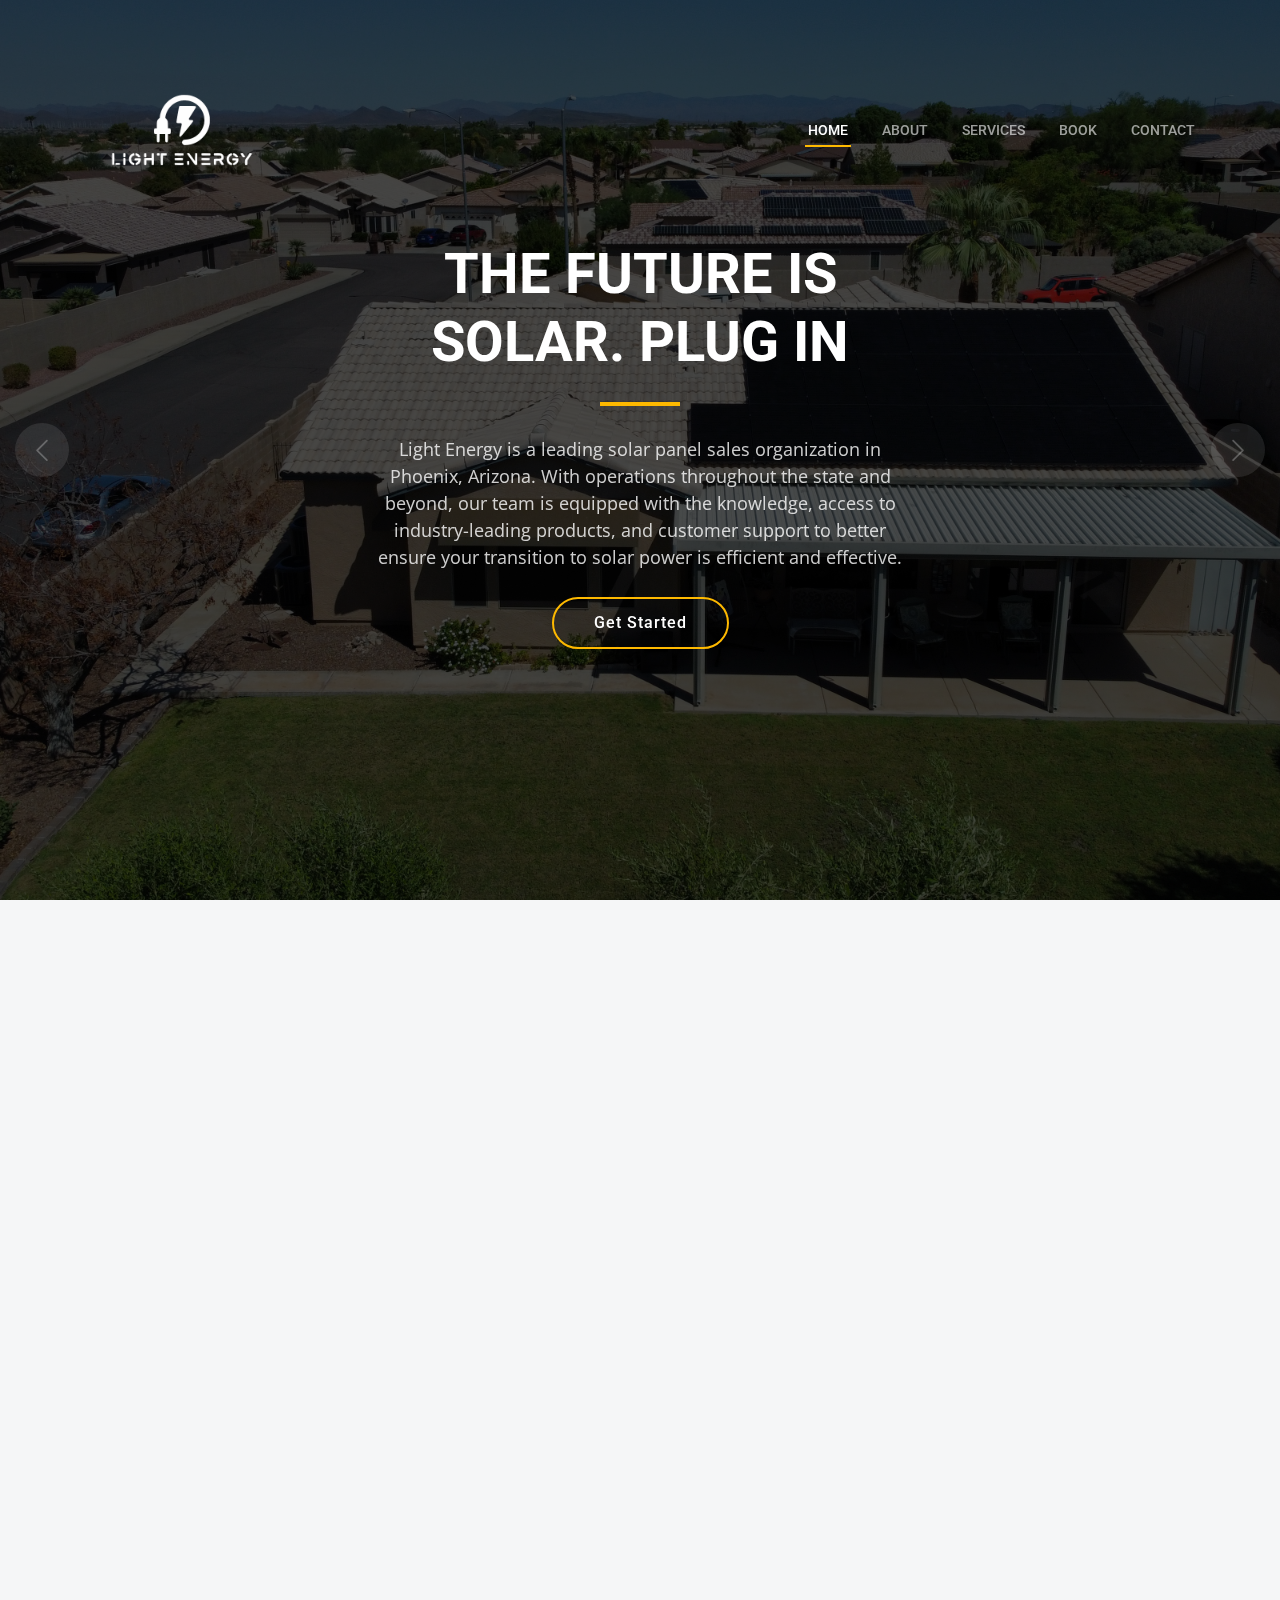
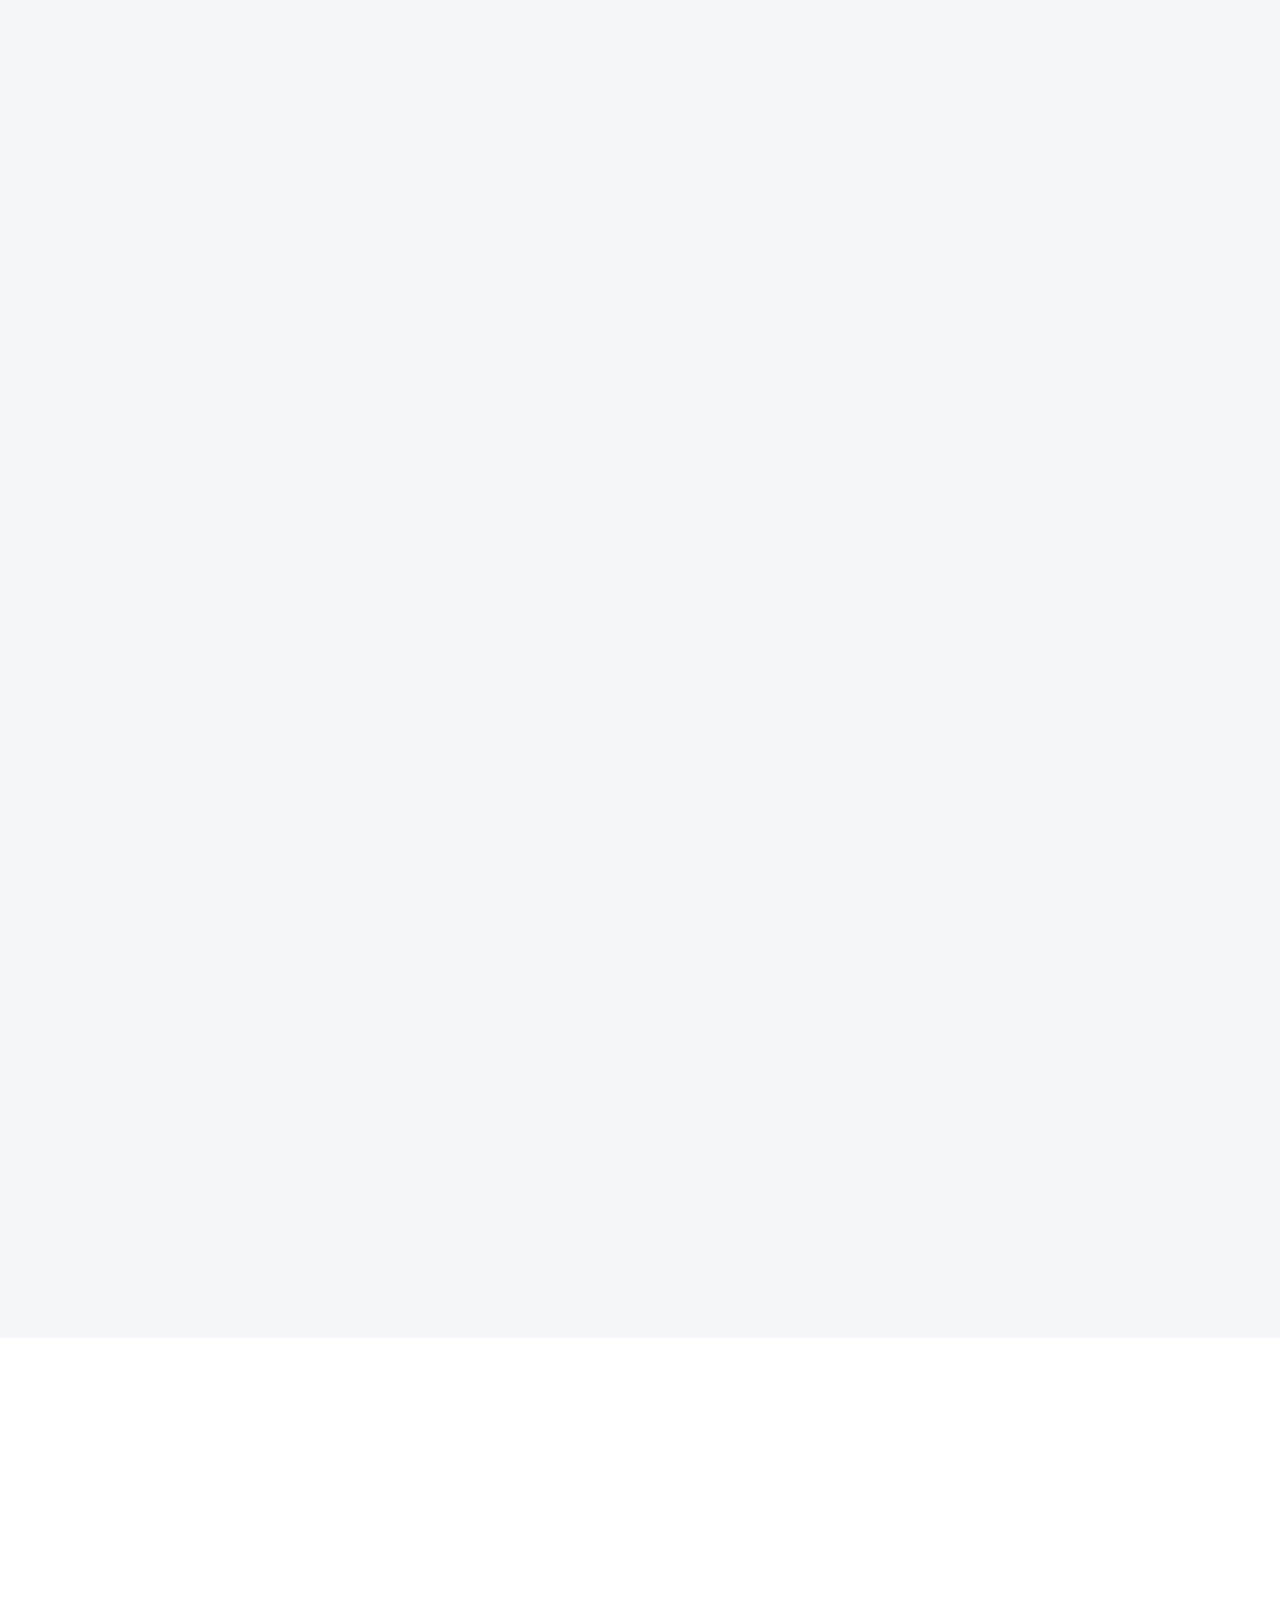
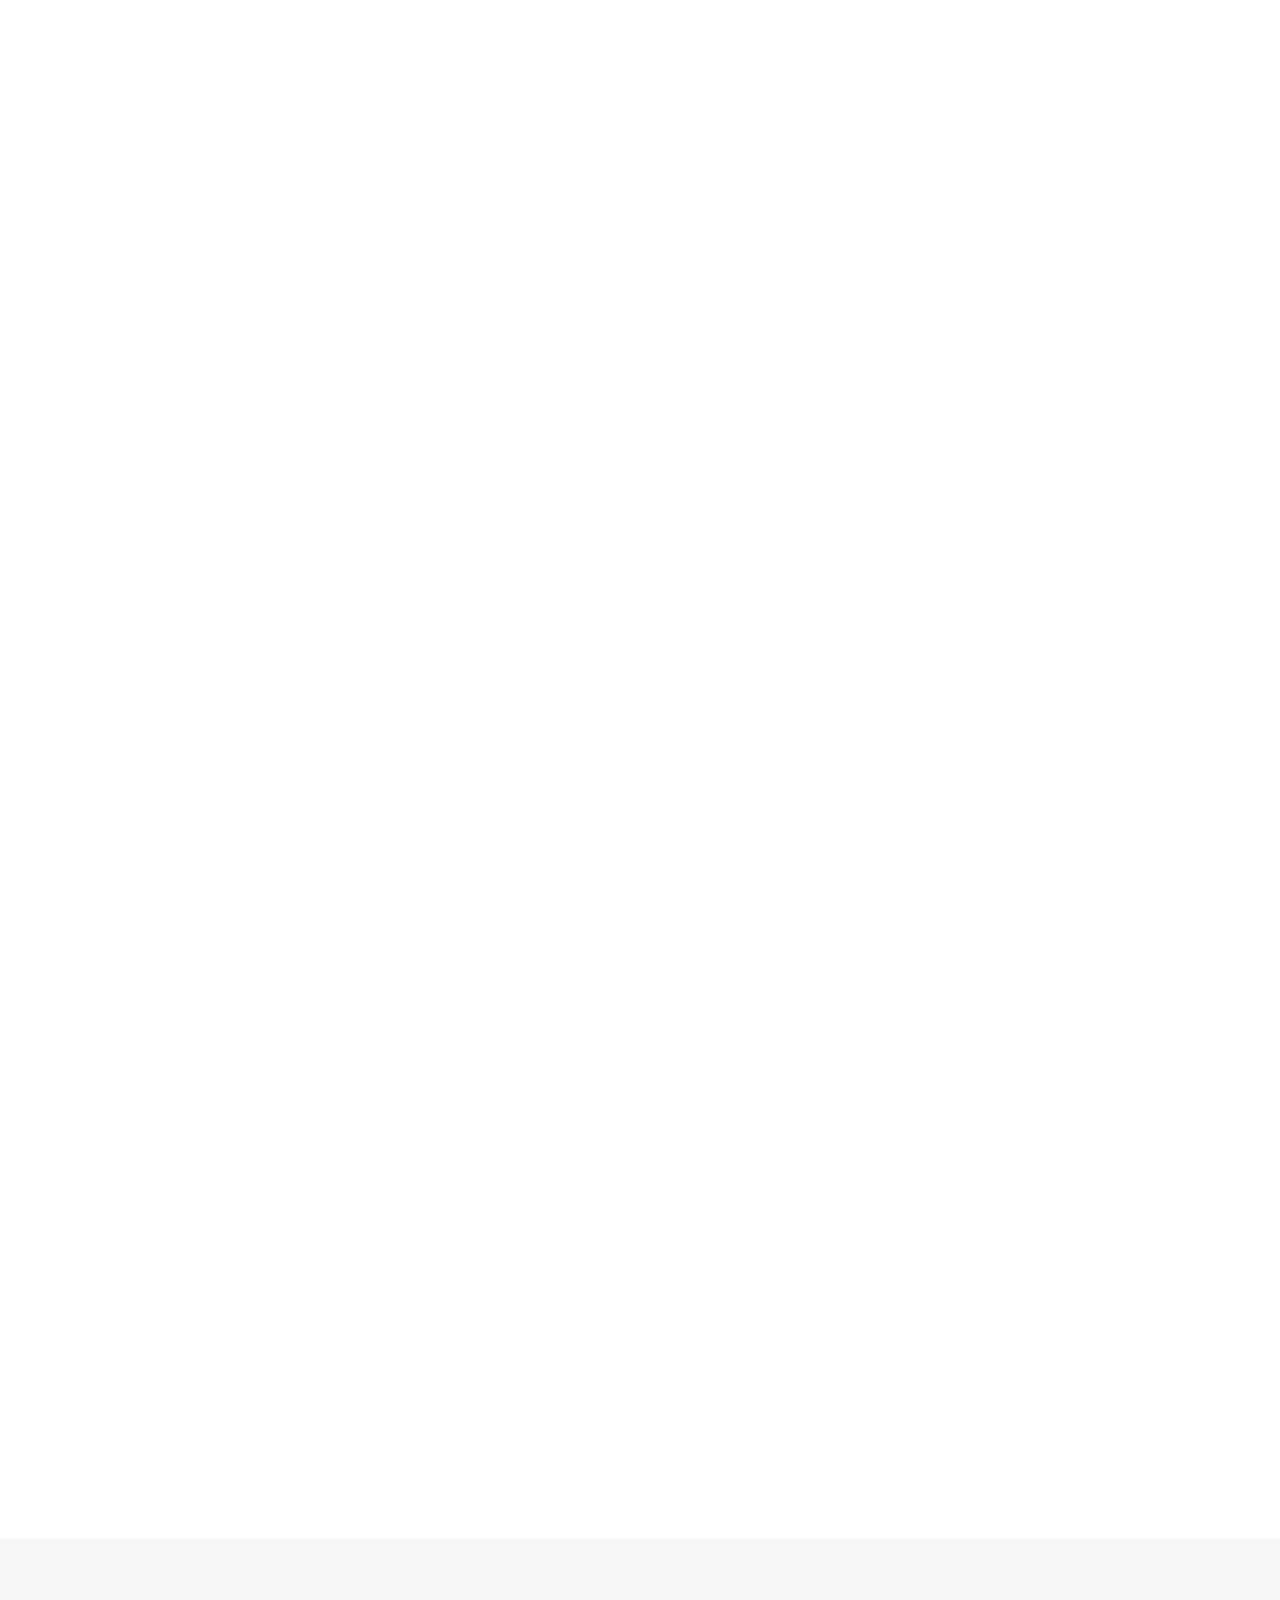
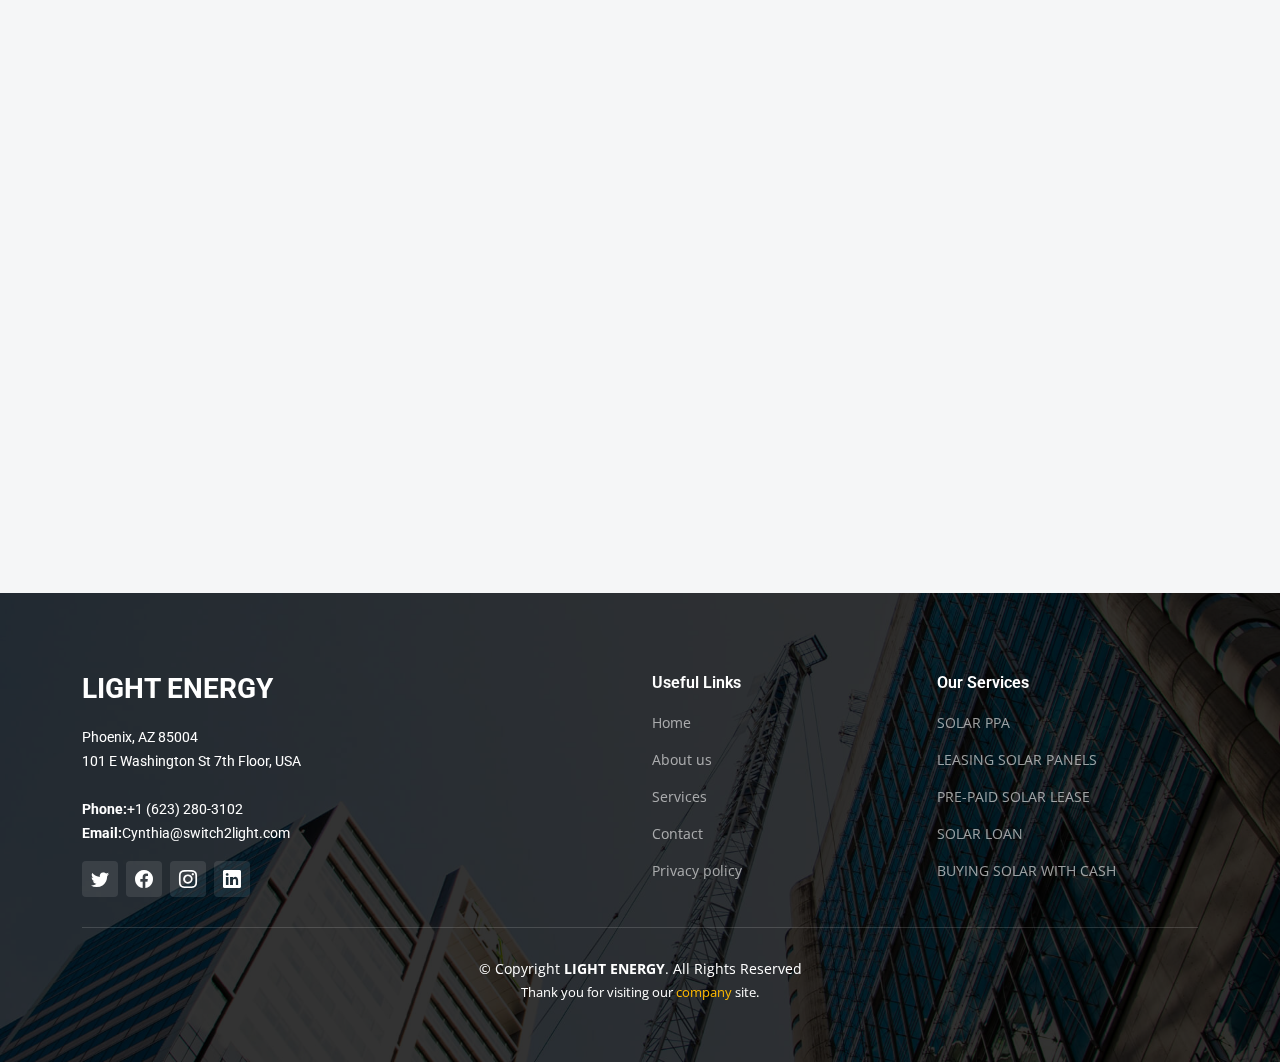
<file: index.html>
<!DOCTYPE html>
<html lang="en">

<head>
  <meta charset="utf-8">
  <meta content="width=device-width, initial-scale=1.0" name="viewport">

  <title>LIGHT ENERGY</title>
  <meta content="" name="description">
  <meta content="" name="keywords">

  <!-- Favicons -->
  <link href="assets/img/favicon.png" rel="icon">
  <link href="assets/img/apple-touch-icon.png" rel="apple-touch-icon">

  <!-- Google Fonts -->
  <link rel="preconnect" href="https://fonts.googleapis.com">
  <link rel="preconnect" href="https://fonts.gstatic.com" crossorigin>
  <link
    href="https://fonts.googleapis.com/css2?family=Open+Sans:ital,wght@0,300;0,400;0,500;0,600;0,700;1,300;1,400;1,600;1,700&family=Roboto:ital,wght@0,300;0,400;0,500;0,600;0,700;1,300;1,400;1,500;1,600;1,700&family=Work+Sans:ital,wght@0,300;0,400;0,500;0,600;0,700;1,300;1,400;1,500;1,600;1,700&display=swap"
    rel="stylesheet">

  <!-- Vendor CSS Files -->
  <link href="assets/vendor/bootstrap/css/bootstrap.min.css" rel="stylesheet">
  <link href="assets/vendor/bootstrap-icons/bootstrap-icons.css" rel="stylesheet">
  <link href="assets/vendor/fontawesome-free/css/all.min.css" rel="stylesheet">
  <link href="assets/vendor/aos/aos.css" rel="stylesheet">
  <link href="assets/vendor/glightbox/css/glightbox.min.css" rel="stylesheet">
  <link href="assets/vendor/swiper/swiper-bundle.min.css" rel="stylesheet">

  <!-- Template Main CSS File -->
  <link href="assets/css/main.css" rel="stylesheet">

</head>

<body>

  <!-- ======= Header ======= -->
  <header id="header" class="header d-flex align-items-center">
    <div class="container-fluid container-xl d-flex align-items-center justify-content-between">

      <a href="index.html" class="logo d-flex align-items-center">
        <!-- Uncomment the line below if you also wish to use an image logo -->
        <img src="Light_Energy_Logo.png" alt="" width="auto" height="auto">
        <!-- <h1>LIGHT ENERGY</h1> -->
      </a>

      <i class="mobile-nav-toggle mobile-nav-show bi bi-list"></i>
      <i class="mobile-nav-toggle mobile-nav-hide d-none bi bi-x"></i>
      <nav id="navbar" class="navbar">
        <ul>
          <li><a href="index.html" class="active">Home</a></li>
          <li><a href="about.html">About</a></li>
          <li><a href="services.html">Services</a></li>
          <li><a href="Book.html">Book</a></li>
          <li><a href="contact.html">Contact</a></li>
        </ul>
      </nav><!-- .navbar -->

    </div>
  </header><!-- End Header -->

  <!-- ======= Hero Section ======= -->
  <section id="hero" class="hero">

    <div class="info d-flex align-items-center">
      <div class="container">
        <div class="row justify-content-center">
          <div class="col-lg-6 text-center">
            <h2 data-aos="fade-down">THE FUTURE IS <span>SOLAR. PLUG IN</span></h2>
            <p data-aos="fade-up">Light Energy is a leading solar panel sales organization in Phoenix, Arizona. With operations throughout the state and beyond, our team is equipped with the knowledge, access to industry-leading products, and customer support to better ensure your transition to solar power is efficient and effective.</p>
            <a data-aos="fade-up" data-aos-delay="200" href="#get-started" class="btn-get-started">Get Started</a>
          </div>
        </div>
      </div>
    </div>

    <div id="hero-carousel" class="carousel slide" data-bs-ride="carousel" data-bs-interval="5000">

      <div class="carousel-item active" style="background-image: url(assets/img/hero-carousel/hero-carousel-1.jpg)">
      </div>
      <div class="carousel-item" style="background-image: url(assets/img/hero-carousel/hero-carousel-2.jpg)"></div>
      <div class="carousel-item" style="background-image: url(assets/img/hero-carousel/hero-carousel-3.jpg)"></div>
      <div class="carousel-item" style="background-image: url(assets/img/hero-carousel/hero-carousel-4.jpg)"></div>
      <div class="carousel-item" style="background-image: url(assets/img/hero-carousel/hero-carousel-5.jpg)"></div>

      <a class="carousel-control-prev" href="#hero-carousel" role="button" data-bs-slide="prev">
        <span class="carousel-control-prev-icon bi bi-chevron-left" aria-hidden="true"></span>
      </a>

      <a class="carousel-control-next" href="#hero-carousel" role="button" data-bs-slide="next">
        <span class="carousel-control-next-icon bi bi-chevron-right" aria-hidden="true"></span>
      </a>

    </div>

  </section><!-- End Hero Section -->

  <main id="main">

    <!-- ======= Get Started Section ======= -->
    <section id="get-started" class="get-started section-bg">
      <div class="container">

        <div class="row justify-content-between gy-4">

          <div class="col-lg-6 d-flex align-items-center" data-aos="fade-up">
            <div class="content">
              <h3>Why Solar?</h3>
              <p>Light Energy represents leading sales reps who are empowered to help homeowners understand the benefits and forward-thinking ideas that will ultimately lead to your decision on why you should transition to solar power for your home.<br> 
              While we are here to answer all of your questions regarding this decision, we wanted to share a few quick points we generally get asked at the start of every conversation we have.</p>
            </div>
          </div>

          <div class="col-lg-5" data-aos="fade">
            <form action="forms/quote.php" method="post" class="php-email-form">
              <h3>LET’S GET STARTED</h3>
              <p>We are here to help, every step of the way. Fill out the form and one of our sales reps will be back with you shortly.</p>
              <div class="row gy-3">

                <div class="col-md-12">
                  <input type="text" name="name" class="form-control" placeholder="Name" required>
                </div>

                <div class="col-md-12 ">
                  <input type="email" class="form-control" name="email" placeholder="Email" required>
                </div>

                <div class="col-md-12">
                  <input type="text" class="form-control" name="phone" placeholder="Phone" required>
                </div>

                <div class="col-md-12">
                  <textarea class="form-control" name="message" rows="6" placeholder="Message" required></textarea>
                </div>

                <div class="col-md-12 text-center">
                  <div class="loading">Loading</div>
                  <div class="error-message"></div>
                  <div class="sent-message">Your quote request has been sent successfully. Thank you!</div>

                  <button type="submit">Get a quote</button>
                </div>

              </div>
            </form>
          </div><!-- End Quote Form -->

        </div>

      </div>
    </section><!-- End Get Started Section -->

    <!-- ======= Constructions Section ======= -->
    <!-- <section id="constructions" class="constructions">
      <div class="container" data-aos="fade-up">

        <div class="section-header">
          <h2>Constructions</h2>
          <p>Nulla dolorum nulla nesciunt rerum facere sed ut inventore quam porro nihil id ratione ea sunt quis dolorem
            dolore earum</p>
        </div>

        <div class="row gy-4">

          <div class="col-lg-6" data-aos="fade-up" data-aos-delay="100">
            <div class="card-item">
              <div class="row">
                <div class="col-xl-5">
                  <div class="card-bg" style="background-image: url(assets/img/constructions-1.jpg);"></div>
                </div>
                <div class="col-xl-7 d-flex align-items-center">
                  <div class="card-body">
                    <h4 class="card-title">Eligendi omnis sunt veritatis.</h4>
                    <p>Fuga in dolorum et iste et culpa. Commodi possimus nesciunt modi voluptatem placeat deleniti
                      adipisci. Cum delectus doloribus non veritatis. Officia temporibus illo magnam. Dolor eos et.</p>
                  </div>
                </div>
              </div>
            </div>
          </div>

          <div class="col-lg-6" data-aos="fade-up" data-aos-delay="200">
            <div class="card-item">
              <div class="row">
                <div class="col-xl-5">
                  <div class="card-bg" style="background-image: url(assets/img/constructions-2.jpg);"></div>
                </div>
                <div class="col-xl-7 d-flex align-items-center">
                  <div class="card-body">
                    <h4 class="card-title">Possimus ut sed velit assumenda</h4>
                    <p>Sunt deserunt maiores voluptatem autem est rerum perferendis rerum blanditiis. Est laboriosam qui
                      iste numquam laboriosam voluptatem architecto. Est laudantium sunt at quas aut hic. Eum
                      dignissimos.</p>
                  </div>
                </div>
              </div>
            </div>
          </div>

          <div class="col-lg-6" data-aos="fade-up" data-aos-delay="300">
            <div class="card-item">
              <div class="row">
                <div class="col-xl-5">
                  <div class="card-bg" style="background-image: url(assets/img/constructions-3.jpg);"></div>
                </div>
                <div class="col-xl-7 d-flex align-items-center">
                  <div class="card-body">
                    <h4 class="card-title">Error beatae dolor inventore aut</h4>
                    <p>Dicta porro nobis. Velit cum in. Nesciunt dignissimos enim molestiae facilis numquam quae quaerat
                      ipsam omnis. Neque debitis ipsum at architecto officia laboriosam odit. Ut sunt temporibus nulla
                      culpa.</p>
                  </div>
                </div>
              </div>
            </div>
          </div>

          <div class="col-lg-6" data-aos="fade-up" data-aos-delay="400">
            <div class="card-item">
              <div class="row">
                <div class="col-xl-5">
                  <div class="card-bg" style="background-image: url(assets/img/constructions-4.jpg);"></div>
                </div>
                <div class="col-xl-7 d-flex align-items-center">
                  <div class="card-body">
                    <h4 class="card-title">Expedita voluptas ut ut nesciunt</h4>
                    <p>Aut est quidem doloremque voluptatem magnam quis excepturi vero quia. Eum eos doloremque
                      architecto illo at beatae dolore. Fugiat suscipit et sint ratione dolores. Aut aliquid ea dolores
                      libero nobis.</p>
                  </div>
                </div>
              </div>
            </div>
          </div>

        </div>

      </div>
    </section>End Constructions Section -->

    <!-- ======= Services Section ======= -->
    <section id="services" class="services section-bg">
      <div class="container" data-aos="fade-up">

        <div class="section-header">
          <h2>Services</h2>
          <p>It repulses some people's pleasure in carrying it out, not that the result is that it will turn out to be the most gentle of them</p>
        </div>

        <div class="row gy-4">

          <div class="col-lg-4 col-md-6" data-aos="fade-up" data-aos-delay="100">
            <div class="service-item  position-relative">
              <div class="icon">
                <i class="fa-solid fa-mountain-city"></i>
              </div>
              <h3>SOLAR PPA (POWER PURCHASE AGREEMENT)</h3>
              <p>The solar PPA company pays for the system, installs it, and connects it to the home and utility company.<br>
                The homeowner gets solar energy at a stated fixed price per kilowatt-hour (kWh) for a stated amount of time.</p>
              <a href="service-details.html" class="readmore stretched-link">Learn more <i
                  class="bi bi-arrow-right"></i></a>
            </div>
          </div><!-- End Service Item -->

          <div class="col-lg-4 col-md-6" data-aos="fade-up" data-aos-delay="200">
            <div class="service-item position-relative">
              <div class="icon">
                <i class="fa-solid fa-arrow-up-from-ground-water"></i>
              </div>
              <h3>LEASING SOLAR PANELS</h3>
              <p>The solar leasing company pays for the system, installs it, and connects it to the home and utility company.<br>
                In a solar lease, the homeowner is renting the solar energy equipment for a fixed monthly payment.</p>
              <a href="service-details.html" class="readmore stretched-link">Learn more <i
                  class="bi bi-arrow-right"></i></a>
            </div>
          </div><!-- End Service Item -->

          <div class="col-lg-4 col-md-6" data-aos="fade-up" data-aos-delay="300">
            <div class="service-item position-relative">
              <div class="icon">
                <i class="fa-solid fa-compass-drafting"></i>
              </div>
              <h3>PRE-PAID SOLAR LEASE</h3>
              <p>The solar pre-paid lease usually requires a $1,000 down payment, and then a single payment after installation and the system is operating with no more payments due after that.<br>
                The pre-paid solar lease has all the same features as a standard solar lease except the payment structure.</p>
              <a href="service-details.html" class="readmore stretched-link">Learn more <i
                  class="bi bi-arrow-right"></i></a>
            </div>
          </div><!-- End Service Item -->

          <div class="col-lg-4 col-md-6" data-aos="fade-up" data-aos-delay="400">
            <div class="service-item position-relative">
              <div class="icon">
                <i class="fa-solid fa-trowel-bricks"></i>
              </div>
              <h3>SOLAR LOAN</h3>
              <p>Zero money down solar loans make buying and owning your solar power system more accessible than ever.<br>
                With the same ease of entry as a lease or PPA, you can now own your solar energy system, which usually produces more significant savings.</p>
              <a href="service-details.html" class="readmore stretched-link">Learn more <i
                  class="bi bi-arrow-right"></i></a>
            </div>
          </div><!-- End Service Item -->

          <div class="col-lg-4 col-md-6" data-aos="fade-up" data-aos-delay="500">
            <div class="service-item position-relative">
              <div class="icon">
                <i class="fa-solid fa-helmet-safety"></i>
              </div>
              <h3>BUYING SOLAR WITH CASH</h3>
              <p>Not too many systems get paid with money from checking or savings accounts, but if you’ve got it, solar power puts it to good use.<br>
                Investing money in a solar power system for your home or business usually comes with excellent double-digit returns on investment (ROI).</p>
              <a href="service-details.html" class="readmore stretched-link">Learn more <i
                  class="bi bi-arrow-right"></i></a>
            </div>
          </div><!-- End Service Item -->

        </div>

      </div>
    </section><!-- End Services Section -->

    <!-- ======= Our Projects Section ======= -->
    <section id="projects" class="projects">
      <div class="container" data-aos="fade-up">

        <div class="section-header">
          <h2>Our Great Employees, Products We Sell</h2>
          <p>The wonderful creations created by our hands are a condensation of our passion, our wisdom, and our strength.</p>
        </div>

        <div class="portfolio-isotope" data-portfolio-filter="*" data-portfolio-layout="masonry"
          data-portfolio-sort="original-order">

          <ul class="portfolio-flters" data-aos="fade-up" data-aos-delay="100">
            <li data-filter="*" class="filter-active">All</li>
            <li data-filter=".filter-remodeling">Products</li>
            <li data-filter=".filter-construction">Installation</li>
            <li data-filter=".filter-repairs">Work</li>
            <li data-filter=".filter-design">Partnership</li>
          </ul><!-- End Projects Filters -->

          <div class="row gy-4 portfolio-container" data-aos="fade-up" data-aos-delay="200">

            <div class="col-lg-4 col-md-6 portfolio-item filter-remodeling">
              <div class="portfolio-content h-100">
                <img src="assets/img/Products/Products1.jpg" class="img-fluid" alt="">
                <div class="portfolio-info">
                  <h4>Products 1</h4>
                  <p>Products where you can feel our breath</p>
                  <a href="assets/img/Products/Products1.jpg" title="Products1"
                    data-gallery="portfolio-gallery-remodeling" class="glightbox preview-link"><i
                      class="bi bi-zoom-in"></i></a>
                  <a href="#" title="More Details" class="details-link"><i
                      class="bi bi-link-45deg"></i></a>
                </div>
              </div>
            </div><!-- End Projects Item -->

            <div class="col-lg-4 col-md-6 portfolio-item filter-remodeling">
              <div class="portfolio-content h-100">
                <img src="assets/img/Products/Products2.jpg" class="img-fluid" alt="">
                <div class="portfolio-info">
                  <h4>Products 2</h4>
                  <p>Products where you can feel our breath</p>
                  <a href="assets/img/Products/Products2.jpg" title="Products2"
                    data-gallery="portfolio-gallery-construction" class="glightbox preview-link"><i
                      class="bi bi-zoom-in"></i></a>
                  <a href="#" title="More Details" class="details-link"><i
                      class="bi bi-link-45deg"></i></a>
                </div>
              </div>
            </div><!-- End Projects Item -->

            <div class="col-lg-4 col-md-6 portfolio-item filter-remodeling">
              <div class="portfolio-content h-100">
                <img src="assets/img/Products/Products3.jpg" class="img-fluid" alt="">
                <div class="portfolio-info">
                  <h4>Products 3</h4>
                  <p>Products where you can feel our breath</p>
                  <a href="assets/img/Products/Products3.jpg" title="Products3" data-gallery="portfolio-gallery-repairs"
                    class="glightbox preview-link"><i class="bi bi-zoom-in"></i></a>
                  <a href="#" title="More Details" class="details-link"><i
                      class="bi bi-link-45deg"></i></a>
                </div>
              </div>
            </div><!-- End Projects Item -->

            <div class="col-lg-4 col-md-6 portfolio-item filter-remodeling">
              <div class="portfolio-content h-100">
                <img src="assets/img/Products/Products4.jpg" class="img-fluid" alt="">
                <div class="portfolio-info">
                  <h4>Products 4</h4>
                  <p>Products where you can feel our breath</p>
                  <a href="assets/img/Products/Products4.jpg" title="Products4"
                    data-gallery="portfolio-gallery-construction" class="glightbox preview-link"><i
                      class="bi bi-zoom-in"></i></a>
                  <a href="#" title="More Details" class="details-link"><i
                      class="bi bi-link-45deg"></i></a>
                </div>
              </div>
            </div><!-- End Projects Item -->

            <div class="col-lg-4 col-md-6 portfolio-item filter-construction">
              <div class="portfolio-content h-100">
                <img src="assets/img/Products/Installation1.jpg" class="img-fluid" alt="">
                <div class="portfolio-info">
                  <h4>Installation 1</h4>
                  <p>Beautiful images of installing the finished product</p>
                  <a href="assets/img/Products/Installation1.jpg" title="Installation 1" data-gallery="portfolio-gallery-book"
                    class="glightbox preview-link"><i class="bi bi-zoom-in"></i></a>
                  <a href="#" title="More Details" class="details-link"><i
                      class="bi bi-link-45deg"></i></a>
                </div>
              </div>
            </div><!-- End Projects Item -->

            <div class="col-lg-4 col-md-6 portfolio-item filter-construction">
              <div class="portfolio-content h-100">
                <img src="assets/img/Products/Installation3.jpg" class="img-fluid" alt="">
                <div class="portfolio-info">
                  <h4>Installation 3</h4>
                  <p>Beautiful images of installing the finished product</p>
                  <a href="assets/img/Products/Installation3.jpg" title="Installation 3" data-gallery="portfolio-gallery-book"
                    class="glightbox preview-link"><i class="bi bi-zoom-in"></i></a>
                  <a href="#" title="More Details" class="details-link"><i
                      class="bi bi-link-45deg"></i></a>
                </div>
              </div>
            </div><!-- End Projects Item -->

            <div class="col-lg-4 col-md-6 portfolio-item filter-construction">
              <div class="portfolio-content h-100">
                <img src="assets/img/Products/Installation4.jpg" class="img-fluid" alt="">
                <div class="portfolio-info">
                  <h4>Installation 4</h4>
                  <p>Beautiful images of installing the finished product</p>
                  <a href="assets/img/Products/Installation4.jpg" title="Installation 4" data-gallery="portfolio-gallery-book"
                    class="glightbox preview-link"><i class="bi bi-zoom-in"></i></a>
                  <a href="#" title="More Details" class="details-link"><i
                      class="bi bi-link-45deg"></i></a>
                </div>
              </div>
            </div><!-- End Projects Item -->

            <div class="col-lg-4 col-md-6 portfolio-item filter-repairs">
              <div class="portfolio-content h-100">
                <img src="assets/img/Products/Work1.jpg" class="img-fluid" alt="">
                <div class="portfolio-info">
                  <h4>Work 1</h4>
                  <p>Our beautiful and clean work environments</p>
                  <a href="assets/img/Products/Work1.jpg" title="Work 1"
                    data-gallery="portfolio-gallery-remodeling" class="glightbox preview-link"><i
                      class="bi bi-zoom-in"></i></a>
                  <a href="#" title="More Details" class="details-link"><i
                      class="bi bi-link-45deg"></i></a>
                </div>
              </div>
            </div><!-- End Projects Item -->

            <div class="col-lg-4 col-md-6 portfolio-item filter-repairs">
              <div class="portfolio-content h-100">
                <img src="assets/img/Products/Work2.jpg" class="img-fluid" alt="">
                <div class="portfolio-info">
                  <h4>Work 2</h4>
                  <p>Our beautiful and clean work environments</p>
                  <a href="assets/img/Products/Work2.jpg" title="Work 2"
                    data-gallery="portfolio-gallery-remodeling" class="glightbox preview-link"><i
                      class="bi bi-zoom-in"></i></a>
                  <a href="#" title="More Details" class="details-link"><i
                      class="bi bi-link-45deg"></i></a>
                </div>
              </div>
            </div><!-- End Projects Item -->

            <div class="col-lg-4 col-md-6 portfolio-item filter-repairs">
              <div class="portfolio-content h-100">
                <img src="assets/img/Products/Work3.jpg" class="img-fluid" alt="">
                <div class="portfolio-info">
                  <h4>Work 3</h4>
                  <p>Our beautiful and clean work environments</p>
                  <a href="assets/img/Products/Work3.jpg" title="Work 3"
                    data-gallery="portfolio-gallery-remodeling" class="glightbox preview-link"><i
                      class="bi bi-zoom-in"></i></a>
                  <a href="#" title="More Details" class="details-link"><i
                      class="bi bi-link-45deg"></i></a>
                </div>
              </div>
            </div><!-- End Projects Item -->

            <div class="col-lg-4 col-md-6 portfolio-item filter-repairs">
              <div class="portfolio-content h-100">
                <img src="assets/img/Products/Work4.jpg" class="img-fluid" alt="">
                <div class="portfolio-info">
                  <h4>Work 4</h4>
                  <p>Our beautiful and clean work environments</p>
                  <a href="assets/img/Products/Work4.jpg" title="Work 4"
                    data-gallery="portfolio-gallery-remodeling" class="glightbox preview-link"><i
                      class="bi bi-zoom-in"></i></a>
                  <a href="#" title="More Details" class="details-link"><i
                      class="bi bi-link-45deg"></i></a>
                </div>
              </div>
            </div><!-- End Projects Item -->

            <div class="col-lg-4 col-md-6 portfolio-item filter-design">
              <div class="portfolio-content h-100">
                <img src="assets/img/Products/Partnership1.jpg" class="img-fluid" alt="">
                <div class="portfolio-info">
                  <h4>Partnership 1</h4>
                  <p>Our Most Excellent Employees</p>
                  <a href="assets/img/Products/Partnership1.jpg" title="Partnership 1"
                    data-gallery="portfolio-gallery-construction" class="glightbox preview-link"><i
                      class="bi bi-zoom-in"></i></a>
                  <a href="#" title="More Details" class="details-link"><i
                      class="bi bi-link-45deg"></i></a>
                </div>
              </div>
            </div><!-- End Projects Item -->

            <div class="col-lg-4 col-md-6 portfolio-item filter-design">
              <div class="portfolio-content h-100">
                <img src="assets/img/Products/Partnership3.jpg" class="img-fluid" alt="">
                <div class="portfolio-info">
                  <h4>Partnership 3</h4>
                  <p>Our Most Excellent Employees</p>
                  <a href="assets/img/Products/Partnership3.jpg" title="Partnership 3"
                    data-gallery="portfolio-gallery-construction" class="glightbox preview-link"><i
                      class="bi bi-zoom-in"></i></a>
                  <a href="#" title="More Details" class="details-link"><i
                      class="bi bi-link-45deg"></i></a>
                </div>
              </div>
            </div><!-- End Projects Item -->

            <div class="col-lg-4 col-md-6 portfolio-item filter-design">
              <div class="portfolio-content h-100">
                <img src="assets/img/Products/Partnership4.jpg" class="img-fluid" alt="">
                <div class="portfolio-info">
                  <h4>Partnership 4</h4>
                  <p>Our Most Excellent Employees</p>
                  <a href="assets/img/Products/Partnership4.jpg" title="Partnership 4"
                    data-gallery="portfolio-gallery-construction" class="glightbox preview-link"><i
                      class="bi bi-zoom-in"></i></a>
                  <a href="#" title="More Details" class="details-link"><i
                      class="bi bi-link-45deg"></i></a>
                </div>
              </div>
            </div><!-- End Projects Item -->

            <div class="col-lg-4 col-md-6 portfolio-item filter-design">
              <div class="portfolio-content h-100">
                <img src="assets/img/Products/Partnership5.jpg" class="img-fluid" alt="">
                <div class="portfolio-info">
                  <h4>Partnership 5</h4>
                  <p>Our Most Excellent Employees</p>
                  <a href="assets/img/Products/Partnership5.jpg" title="Partnership 5"
                    data-gallery="portfolio-gallery-construction" class="glightbox preview-link"><i
                      class="bi bi-zoom-in"></i></a>
                  <a href="#" title="More Details" class="details-link"><i
                      class="bi bi-link-45deg"></i></a>
                </div>
              </div>
            </div><!-- End Projects Item -->

          </div><!-- End Projects Container -->

        </div>

      </div>
    </section><!-- End Our Projects Section -->

    <!-- ======= Features Section ======= -->
    <section id="features" class="features section-bg">
      <div class="container" data-aos="fade-up">

        <ul class="nav nav-tabs row  g-2 d-flex">

          <li class="nav-item col-3">
            <a class="nav-link active show" data-bs-toggle="tab" data-bs-target="#tab-1">
              <h4>Efficiency</h4>
            </a>
          </li><!-- End tab nav item -->

          <li class="nav-item col-3">
            <a class="nav-link" data-bs-toggle="tab" data-bs-target="#tab-2">
              <h4>Energy Storage</h4>
            </a><!-- End tab nav item -->

          <li class="nav-item col-3">
            <a class="nav-link" data-bs-toggle="tab" data-bs-target="#tab-3">
              <h4>Aesthetics</h4>
            </a>
          </li><!-- End tab nav item -->

          <li class="nav-item col-3">
            <a class="nav-link" data-bs-toggle="tab" data-bs-target="#tab-4">
              <h4>Manufacturing</h4>
            </a>
          </li><!-- End tab nav item -->

        </ul>

        <div class="tab-content">

          <div class="tab-pane active show" id="tab-1">
            <div class="row">
              <div class="col-lg-6 order-2 order-lg-1 mt-3 mt-lg-0 d-flex flex-column justify-content-center"
                data-aos="fade-up" data-aos-delay="100">
                <h3>Advancements in Solar Panel Efficiency</h3>
                <p class="fst-italic">
                  In the pursuit of greater sustainability, the future of solar panel development lies in boosting efficiency.
                </p>
                <p>Breakthroughs in materials science and engineering will enable solar panels to convert sunlight into electricity at unprecedented rates. These innovations will not only make solar energy more accessible but also reduce the overall cost of solar installations, making them an even more attractive option for homeowners and businesses alike.</p>
              </div>
              <div class="col-lg-6 order-1 order-lg-2 text-center" data-aos="fade-up" data-aos-delay="200">
                <img src="assets/img/features-1.jpg" alt="" class="img-fluid">
              </div>
            </div>
          </div><!-- End tab content item -->

          <div class="tab-pane" id="tab-2">
            <div class="row">
              <div class="col-lg-6 order-2 order-lg-1 mt-3 mt-lg-0 d-flex flex-column justify-content-center">
                <h3>Integration with Energy Storage Solutions</h3>
                <p class="fst-italic">
                  The future of solar panels will see a seamless integration with energy storage technologies like advanced batteries.
                </p>
                <p>This development will enable homes and commercial buildings to harness and store excess solar energy during the day for use during the night or cloudy days. Such integrated systems will enhance energy self-sufficiency and provide a reliable and continuous source of clean power, reducing dependence on traditional grid systems.</p>
              </div>
              <div class="col-lg-6 order-1 order-lg-2 text-center">
                <img src="assets/img/features-2.jpg" alt="" class="img-fluid">
              </div>
            </div>
          </div><!-- End tab content item -->

          <div class="tab-pane" id="tab-3">
            <div class="row">
              <div class="col-lg-6 order-2 order-lg-1 mt-3 mt-lg-0 d-flex flex-column justify-content-center">
                <h3>Solar Panel Aesthetics and Design Integration</h3>
                <p class="fst-italic">
                  As solar panels become increasingly common, aesthetics will play a pivotal role in their acceptance and integration into various architectural designs.
                </p>
                <p>Future solar panels will be designed with an emphasis on aesthetics, seamlessly blending with the structures they adorn. Solar technology will no longer be an eyesore but an elegant and harmonious addition to homes and buildings, encouraging wider adoption and acceptance.</p>
              </div>
              <div class="col-lg-6 order-1 order-lg-2 text-center">
                <img src="assets/img/features-3.jpg" alt="" class="img-fluid">
              </div>
            </div>
          </div><!-- End tab content item -->

          <div class="tab-pane" id="tab-4">
            <div class="row">
              <div class="col-lg-6 order-2 order-lg-1 mt-3 mt-lg-0 d-flex flex-column justify-content-center">
                <h3>Advancing Sustainable Manufacturing Processes</h3>
                <p class="fst-italic">
                  The future of solar panel development extends beyond product efficiency and design to sustainable manufacturing practices.
                </p>
                <p>Innovations in manufacturing techniques will reduce the environmental footprint of solar panel production, making the entire lifecycle of these products more eco-friendly. From recycling old panels to using greener materials, the solar industry will strive for sustainability at every stage of the process, contributing to a cleaner and more sustainable future.</p>
              </div>
              <div class="col-lg-6 order-1 order-lg-2 text-center">
                <img src="assets/img/features-4.jpg" alt="" class="img-fluid">
              </div>
            </div>
          </div><!-- End tab content item -->

        </div>

      </div>
    </section><!-- End Features Section -->

  </main><!-- End #main -->

  <!-- ======= Footer ======= -->
  <footer id="footer" class="footer">

    <div class="footer-content position-relative">
      <div class="container">
        <div class="row">

          <div class="col-lg-6 col-md-6">
            <div class="footer-info">
              <h3>LIGHT ENERGY</h3>
              <p>
                Phoenix, AZ 85004 <br>
                101 E Washington St 7th Floor, USA<br><br>
                <strong>Phone:</strong>+1 (623) 280-3102<br>
                <strong>Email:</strong>Cynthia@switch2light.com<br>
              </p>
              <div class="social-links d-flex mt-3">
                <a href="#" class="d-flex align-items-center justify-content-center"><i class="bi bi-twitter"></i></a>
                <a href="https://www.facebook.com/profile.php?id=100095152754711&mibextid=2JQ9oc" class="d-flex align-items-center justify-content-center"><i class="bi bi-facebook"></i></a>
                <a href="#" class="d-flex align-items-center justify-content-center"><i class="bi bi-instagram"></i></a>
                <a href="#" class="d-flex align-items-center justify-content-center"><i class="bi bi-linkedin"></i></a>
              </div>
            </div>
          </div><!-- End footer info column-->

          <div class="col-lg-3 col-md-3 footer-links">
            <h4>Useful Links</h4>
            <ul>
              <li><a href="index.html">Home</a></li>
              <li><a href="about.html">About us</a></li>
              <li><a href="services.html">Services</a></li>
              <li><a href="contact.html">Contact</a></li>
              <li><a href="#">Privacy policy</a></li>
            </ul>
          </div><!-- End footer links column-->

          <div class="col-lg-3 col-md-3 footer-links">
            <h4>Our Services</h4>
            <ul>
              <li><a href="#">SOLAR PPA</a></li>
              <li><a href="#">LEASING SOLAR PANELS</a></li>
              <li><a href="#">PRE-PAID SOLAR LEASE</a></li>
              <li><a href="#">SOLAR LOAN</a></li>
              <li><a href="#">BUYING SOLAR WITH CASH</a></li>
            </ul>
          </div><!-- End footer links column-->

          <!-- <div class="col-lg-2 col-md-3 footer-links">
            <h4>Feature</h4>
            <ul>
              <li><a href="#">Solar Panel Efficiency</a></li>
              <li><a href="#">Energy Storage Solutions</a></li>
              <li><a href="#">Aesthetics and Design</a></li>
              <li><a href="#">Manufacturing Processes</a></li>
              <li><a href="#">Friendly Service</a></li>
            </ul>
          </div>

          <div class="col-lg-2 col-md-3 footer-links">
            <h4>Our Customers</h4>
            <ul>
              <li><a href="https://www.investopedia.com/markets/quote?tvwidgetsymbol=JKS">JinkoSolar Holding Co. Ltd.</a></li>
              <li><a href="https://www.investopedia.com/markets/quote?tvwidgetsymbol=CSIQ">Canadian Solar Inc.</a></li>
              <li><a href="https://www.investopedia.com/markets/quote?tvwidgetsymbol=SEDG">SolarEdge Technologies Inc.</a></li>
              <li><a href="https://www.investopedia.com/markets/quote?tvwidgetsymbol=FSLR">First Solar Inc.</a></li>
              <li><a href="https://www.investopedia.com/markets/quote?tvwidgetsymbol=RUN">Sunrun Inc.</a></li>
            </ul>
          </div> -->

        </div>
      </div>
    </div>

    <div class="footer-legal text-center position-relative">
      <div class="container">
        <div class="copyright">
          &copy; Copyright <strong><span>LIGHT ENERGY</span></strong>. All Rights Reserved
        </div>
        <div class="credits">
            Thank you for visiting our <a href="index.html">company</a> site.
        </div>
      </div>
    </div>

  </footer>
  <!-- End Footer -->

  <a href="#" class="scroll-top d-flex align-items-center justify-content-center"><i
      class="bi bi-arrow-up-short"></i></a>

  <div id="preloader"></div>

  <!-- Vendor JS Files -->
  <script src="assets/vendor/bootstrap/js/bootstrap.bundle.min.js"></script>
  <script src="assets/vendor/aos/aos.js"></script>
  <script src="assets/vendor/glightbox/js/glightbox.min.js"></script>
  <script src="assets/vendor/isotope-layout/isotope.pkgd.min.js"></script>
  <script src="assets/vendor/swiper/swiper-bundle.min.js"></script>
  <script src="assets/vendor/purecounter/purecounter_vanilla.js"></script>
  <script src="assets/vendor/php-email-form/validate.js"></script>

  <!-- Template Main JS File -->
  <script src="assets/js/main.js"></script>

</body>

</html>
</file>
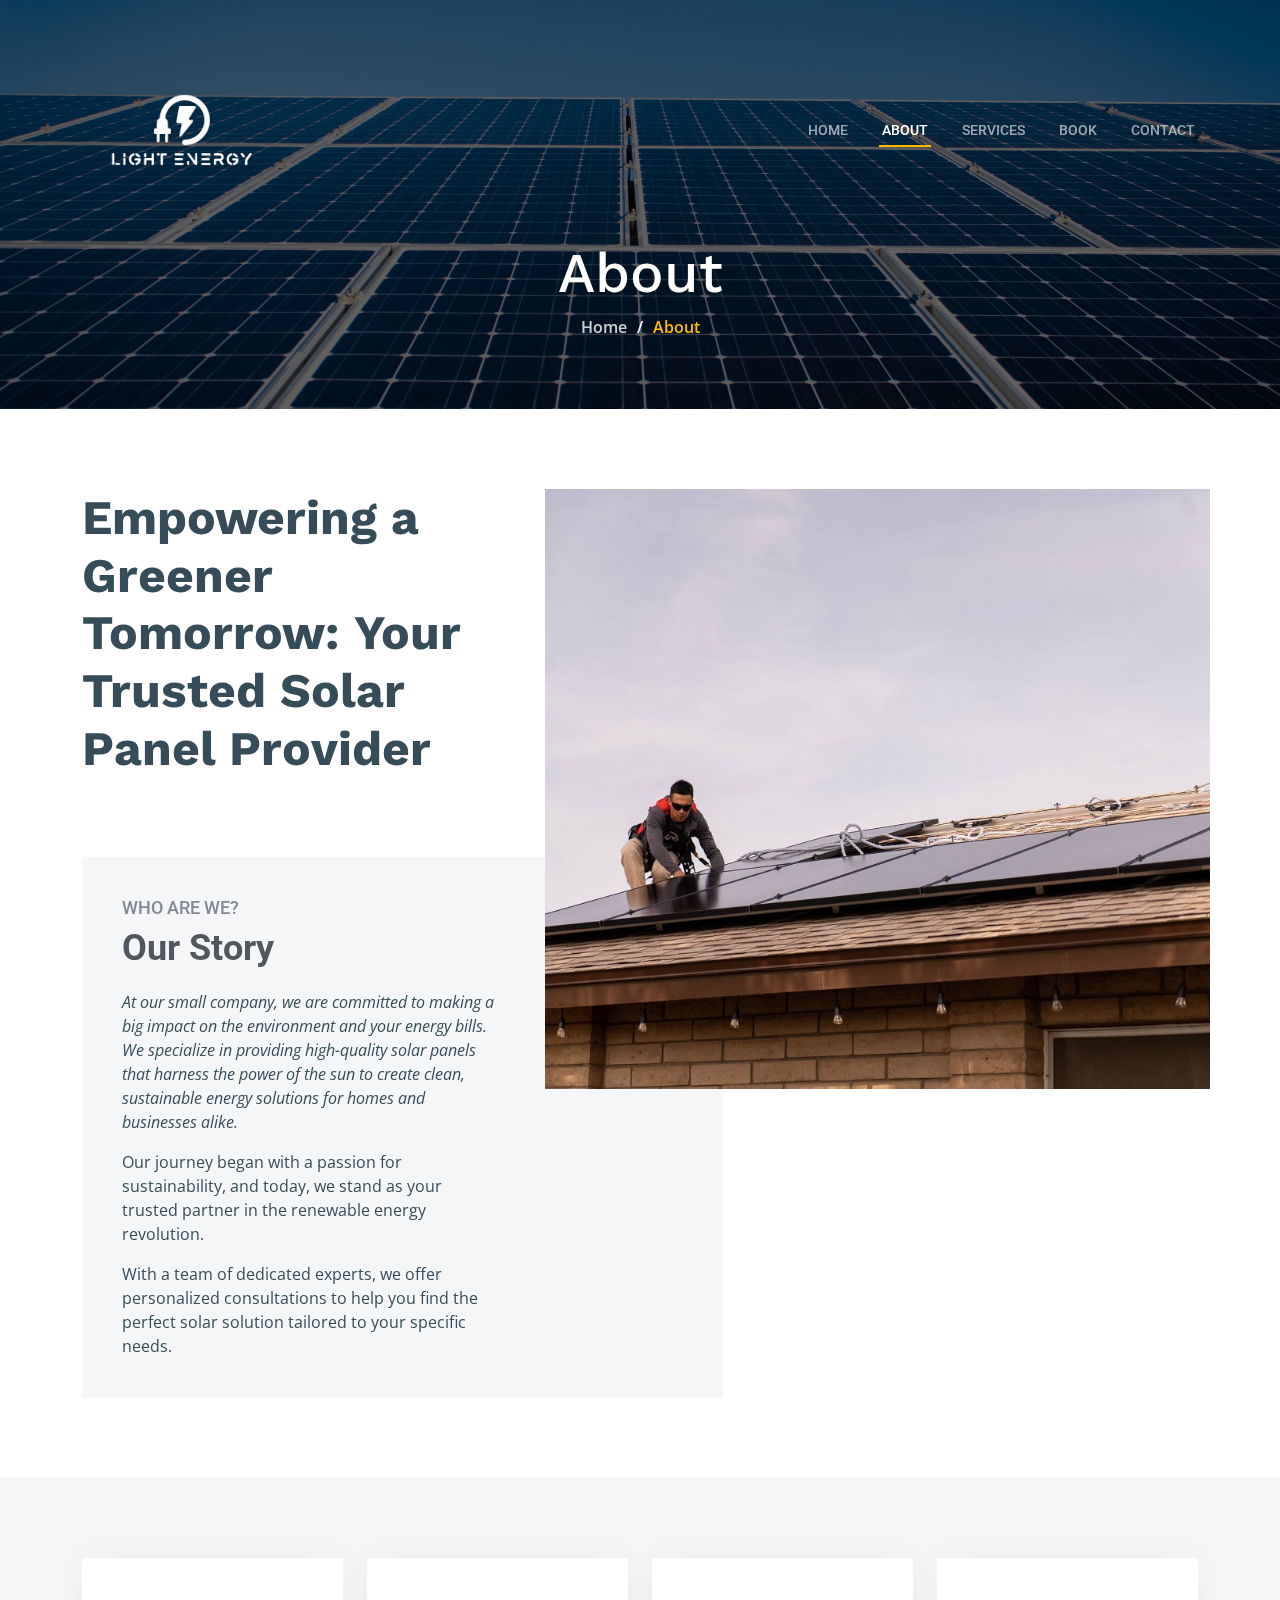
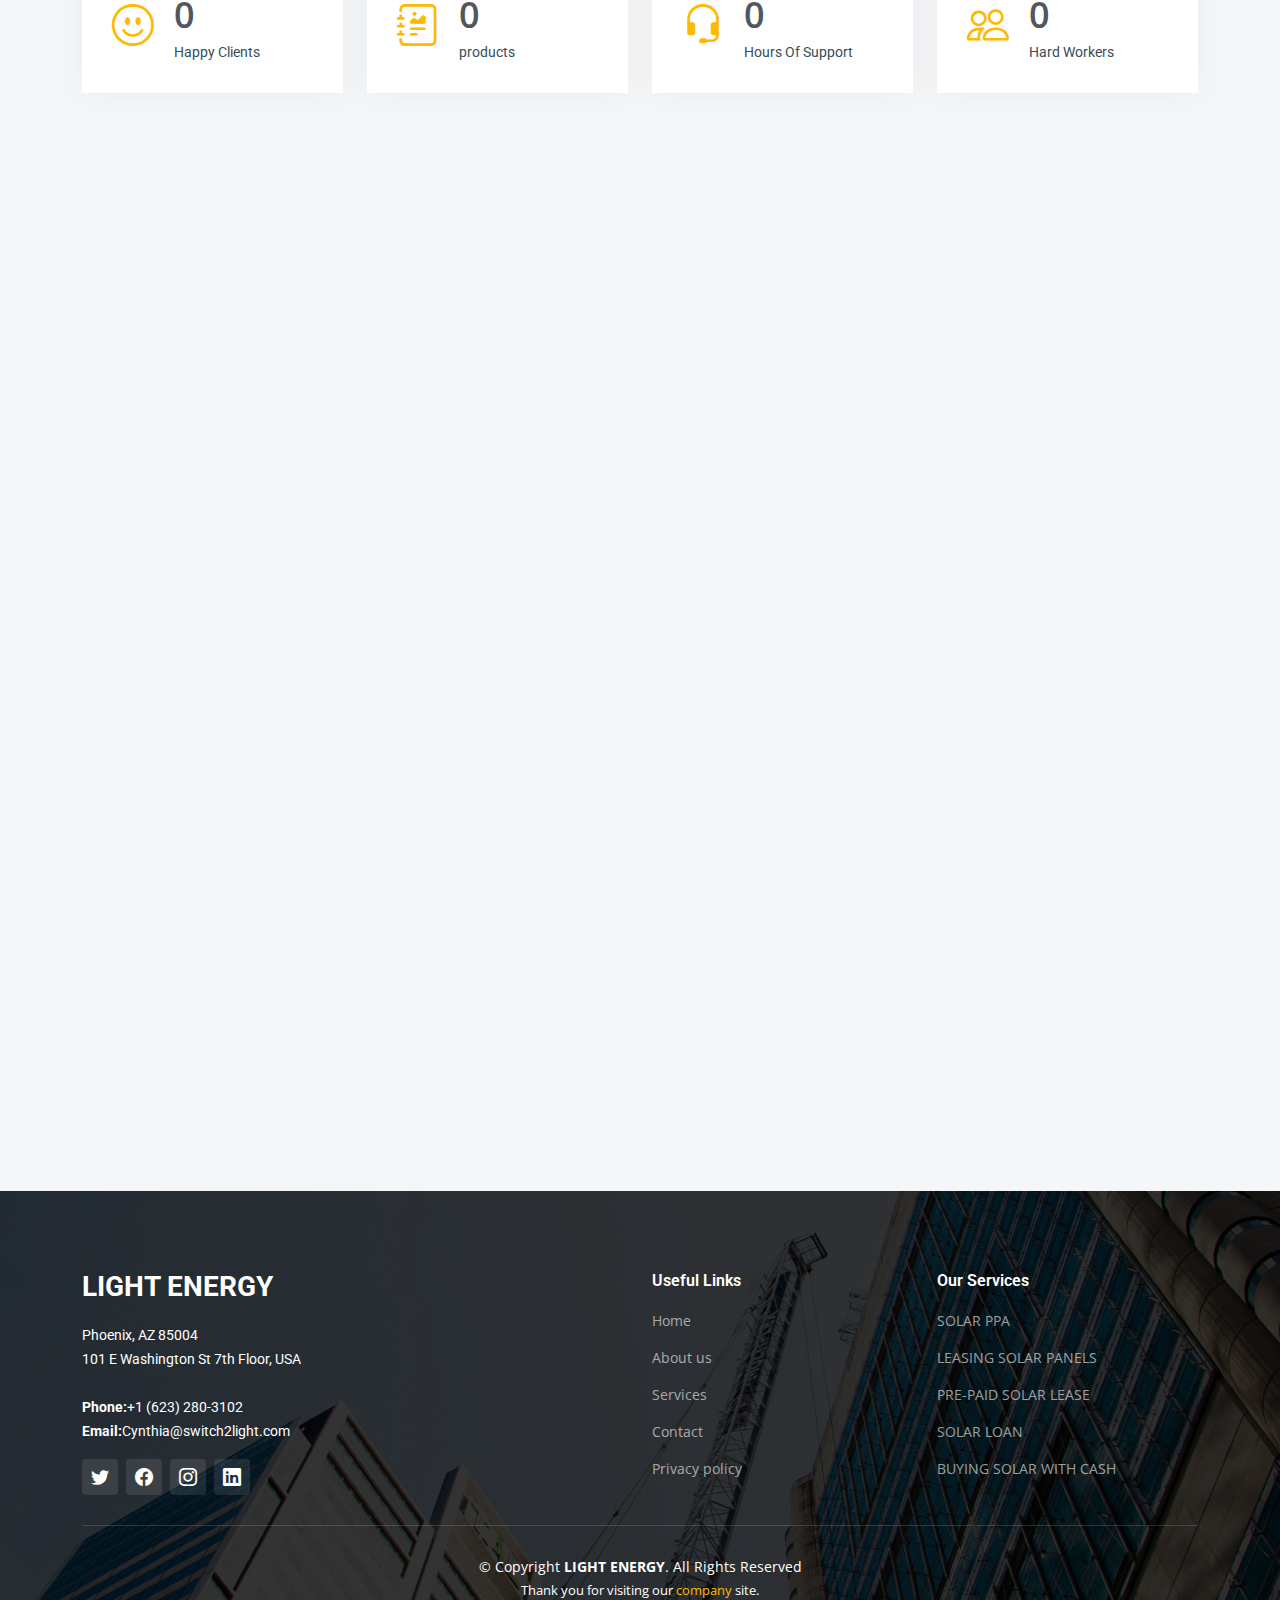
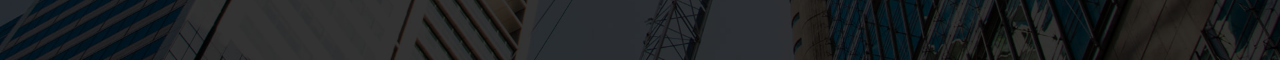
<file: about.html>
<!DOCTYPE html>
<html lang="en">

<head>
  <meta charset="utf-8">
  <meta content="width=device-width, initial-scale=1.0" name="viewport">

  <title>About</title>
  <meta content="" name="description">
  <meta content="" name="keywords">

  <!-- Favicons -->
  <link href="assets/img/favicon.png" rel="icon">
  <link href="assets/img/apple-touch-icon.png" rel="apple-touch-icon">

  <!-- Google Fonts -->
  <link rel="preconnect" href="https://fonts.googleapis.com">
  <link rel="preconnect" href="https://fonts.gstatic.com" crossorigin>
  <link
    href="https://fonts.googleapis.com/css2?family=Open+Sans:ital,wght@0,300;0,400;0,500;0,600;0,700;1,300;1,400;1,600;1,700&family=Roboto:ital,wght@0,300;0,400;0,500;0,600;0,700;1,300;1,400;1,500;1,600;1,700&family=Work+Sans:ital,wght@0,300;0,400;0,500;0,600;0,700;1,300;1,400;1,500;1,600;1,700&display=swap"
    rel="stylesheet">

  <!-- Vendor CSS Files -->
  <link href="assets/vendor/bootstrap/css/bootstrap.min.css" rel="stylesheet">
  <link href="assets/vendor/bootstrap-icons/bootstrap-icons.css" rel="stylesheet">
  <link href="assets/vendor/fontawesome-free/css/all.min.css" rel="stylesheet">
  <link href="assets/vendor/aos/aos.css" rel="stylesheet">
  <link href="assets/vendor/glightbox/css/glightbox.min.css" rel="stylesheet">
  <link href="assets/vendor/swiper/swiper-bundle.min.css" rel="stylesheet">

  <!-- Template Main CSS File -->
  <link href="assets/css/main.css" rel="stylesheet">

</head>

<body>

  <!-- ======= Header ======= -->
  <header id="header" class="header d-flex align-items-center">
    <div class="container-fluid container-xl d-flex align-items-center justify-content-between">

      <a href="index.html" class="logo d-flex align-items-center">
        <!-- Uncomment the line below if you also wish to use an image logo -->
        <img src="Light_Energy_Logo.png" alt="" width="auto" height="auto">
      </a>

      <i class="mobile-nav-toggle mobile-nav-show bi bi-list"></i>
      <i class="mobile-nav-toggle mobile-nav-hide d-none bi bi-x"></i>
      <nav id="navbar" class="navbar">
        <ul>
          <li><a href="index.html">Home</a></li>
          <li><a href="about.html" class="active">About</a></li>
          <li><a href="services.html">Services</a></li>
          <li><a href="Book.html">Book</a></li>
          <li><a href="contact.html">Contact</a></li>
        </ul>
      </nav><!-- .navbar -->

    </div>
  </header><!-- End Header -->

  <main id="main">

    <!-- ======= Breadcrumbs ======= -->
    <div class="breadcrumbs d-flex align-items-center" style="background-image: url('assets/img/breadcrumbs-bg.jpg');">
      <div class="container position-relative d-flex flex-column align-items-center" data-aos="fade" style="margin-top: 100px;">

        <h2>About</h2>
        <ol>
          <li><a href="index.html">Home</a></li>
          <li>About</li>
        </ol>

      </div>
    </div><!-- End Breadcrumbs -->

    <!-- ======= About Section ======= -->
    <section id="about" class="about">
      <div class="container" data-aos="fade-up">

        <div class="row position-relative">

          <div class="col-lg-7 about-img" style="background-image: url(assets/img/about.jpg);"></div>

          <div class="col-lg-7">
            <h2>Empowering a Greener Tomorrow: Your Trusted Solar Panel Provider</h2>
            <div class="our-story">
              <h4>Who Are We?</h4>
              <h3>Our Story</h3>
              <p class="fst-italic">At our small company, we are committed to making a big impact on the environment and your energy bills. We specialize in providing high-quality solar panels that harness the power of the sun to create clean, sustainable energy solutions for homes and businesses alike.</p>
              <p>Our journey began with a passion for sustainability, and today, we stand as your trusted partner in the renewable energy revolution.</p>
              <p>With a team of dedicated experts, we offer personalized consultations to help you find the perfect solar solution tailored to your specific needs.</p>

            </div>
          </div>

        </div>

      </div>
    </section>
    <!-- End About Section -->

    <!-- ======= Stats Counter Section ======= -->
    <section id="stats-counter" class="stats-counter section-bg">
      <div class="container">

        <div class="row gy-4">

          <div class="col-lg-3 col-md-6">
            <div class="stats-item d-flex align-items-center w-100 h-100">
              <i class="bi bi-emoji-smile color-blue flex-shrink-0"></i>
              <div>
                <span data-purecounter-start="0" data-purecounter-end="232" data-purecounter-duration="1"
                  class="purecounter"></span>
                <p>Happy Clients</p>
              </div>
            </div>
          </div><!-- End Stats Item -->

          <div class="col-lg-3 col-md-6">
            <div class="stats-item d-flex align-items-center w-100 h-100">
              <i class="bi bi-journal-richtext color-orange flex-shrink-0"></i>
              <div>
                <span data-purecounter-start="0" data-purecounter-end="1521" data-purecounter-duration="1"
                  class="purecounter"></span>
                <p>products</p>
              </div>
            </div>
          </div><!-- End Stats Item -->

          <div class="col-lg-3 col-md-6">
            <div class="stats-item d-flex align-items-center w-100 h-100">
              <i class="bi bi-headset color-green flex-shrink-0"></i>
              <div>
                <span data-purecounter-start="0" data-purecounter-end="1463" data-purecounter-duration="1"
                  class="purecounter"></span>
                <p>Hours Of Support</p>
              </div>
            </div>
          </div><!-- End Stats Item -->

          <div class="col-lg-3 col-md-6">
            <div class="stats-item d-flex align-items-center w-100 h-100">
              <i class="bi bi-people color-pink flex-shrink-0"></i>
              <div>
                <span data-purecounter-start="0" data-purecounter-end="11" data-purecounter-duration="1"
                  class="purecounter"></span>
                <p>Hard Workers</p>
              </div>
            </div>
          </div><!-- End Stats Item -->

        </div>

      </div>
    </section><!-- End Stats Counter Section -->

    <!-- ======= Alt Services Section ======= -->
    <!-- <section id="alt-services" class="alt-services">
      <div class="container" data-aos="fade-up">

        <div class="row justify-content-around gy-4">
          <div class="col-lg-6 img-bg" style="background-image: url(assets/img/alt-services.jpg);" data-aos="zoom-in"
            data-aos-delay="100"></div>

          <div class="col-lg-5 d-flex flex-column justify-content-center">
            <h3>Enim quis est voluptatibus aliquid consequatur fugiat</h3>
            <p>Esse voluptas cumque vel exercitationem. Reiciendis est hic accusamus. Non ipsam et sed minima temporibus
              laudantium. Soluta voluptate sed facere corporis dolores excepturi</p>

            <div class="icon-box d-flex position-relative" data-aos="fade-up" data-aos-delay="100">
              <i class="bi bi-easel flex-shrink-0"></i>
              <div>
                <h4><a href="" class="stretched-link">Lorem Ipsum</a></h4>
                <p>Voluptatum deleniti atque corrupti quos dolores et quas molestias excepturi sint occaecati cupiditate
                  non provident</p>
              </div>
            </div>

            <div class="icon-box d-flex position-relative" data-aos="fade-up" data-aos-delay="200">
              <i class="bi bi-patch-check flex-shrink-0"></i>
              <div>
                <h4><a href="" class="stretched-link">Nemo Enim</a></h4>
                <p>At vero eos et accusamus et iusto odio dignissimos ducimus qui blanditiis praesentium voluptatum
                  deleniti atque</p>
              </div>
            </div>

            <div class="icon-box d-flex position-relative" data-aos="fade-up" data-aos-delay="300">
              <i class="bi bi-brightness-high flex-shrink-0"></i>
              <div>
                <h4><a href="" class="stretched-link">Dine Pad</a></h4>
                <p>Explicabo est voluptatum asperiores consequatur magnam. Et veritatis odit. Sunt aut deserunt minus
                  aut eligendi omnis</p>
              </div>
            </div>

            <div class="icon-box d-flex position-relative" data-aos="fade-up" data-aos-delay="400">
              <i class="bi bi-brightness-high flex-shrink-0"></i>
              <div>
                <h4><a href="" class="stretched-link">Tride clov</a></h4>
                <p>Est voluptatem labore deleniti quis a delectus et. Saepe dolorem libero sit non aspernatur odit amet.
                  Et eligendi</p>
              </div>
            </div>

          </div>
        </div>

      </div>
    </section> -->
    <!-- End Alt Services Section -->

    

    <!-- ======= Alt Services Section 2 ======= -->
    <section id="alt-services-2" class="alt-services section-bg">
      <div class="container" data-aos="fade-up">

        <div class="row justify-content-around gy-4">
          <div class="col-lg-5 d-flex flex-column justify-content-center">
            <h3>Shining the Light on Solar Excellence</h3>
            <p>Our solar panels are not just eco-friendly; they are designed for efficiency and durability, ensuring you get the most out of your investment for years to come.</p>

            <div class="icon-box d-flex position-relative" data-aos="fade-up" data-aos-delay="100">
              <i class="bi bi-easel flex-shrink-0"></i>
              <div>
                <h4><a href="" class="stretched-link">Affordability</a></h4>
                <p>We understand the importance of affordability. That's why we offer competitive pricing and financing options to make solar energy accessible to everyone.</p>
              </div>
            </div><!-- End Icon Box -->

            <div class="icon-box d-flex position-relative" data-aos="fade-up" data-aos-delay="200">
              <i class="bi bi-patch-check flex-shrink-0"></i>
              <div>
                <h4><a href="" class="stretched-link">Green Energy</a></h4>
                <p>We handle everything from initial assessment and installation to maintenance, so you can sit back and enjoy the benefits of clean, green energy without the hassle.</p>
              </div>
            </div><!-- End Icon Box -->

            <div class="icon-box d-flex position-relative" data-aos="fade-up" data-aos-delay="300">
              <i class="bi bi-brightness-high flex-shrink-0"></i>
              <div>
                <h4><a href="" class="stretched-link">Attention & Aare</a></h4>
                <p>As a small company, we take pride in our personalized service, ensuring that you receive the attention and care you deserve throughout your solar journey.</p>
              </div>
            </div><!-- End Icon Box -->

            <div class="icon-box d-flex position-relative" data-aos="fade-up" data-aos-delay="400">
              <i class="bi bi-brightness-high flex-shrink-0"></i>
              <div>
                <h4><a href="" class="stretched-link">Community</a></h4>
                <p>By choosing us, you join a community of environmentally conscious individuals who are making a significant difference in reducing carbon footprints and lowering energy costs.</p>
              </div>
            </div><!-- End Icon Box -->
          </div>

          <div class="col-lg-6 img-bg" style="background-image: url(assets/img/alt-services-2.jpg);" data-aos="zoom-in"
            data-aos-delay="100"></div>
        </div>

      </div>
    </section><!-- End Alt Services Section 2 -->

    

    <!-- ======= Testimonials Section ======= -->
    <!-- <section id="testimonials" class="testimonials section-bg">
      <div class="container" data-aos="fade-up">

        <div class="section-header">
          <h2>Testimonials</h2>
          <p>Quam sed id excepturi ccusantium dolorem ut quis dolores nisi llum nostrum enim velit qui ut et autem uia
            reprehenderit sunt deleniti</p>
        </div>

        <div class="slides-2 swiper">
          <div class="swiper-wrapper">

            <div class="swiper-slide">
              <div class="testimonial-wrap">
                <div class="testimonial-item">
                  <img src="assets/img/testimonials/testimonials-1.jpg" class="testimonial-img" alt="">
                  <h3>Saul Goodman</h3>
                  <h4>Ceo &amp; Founder</h4>
                  <div class="stars">
                    <i class="bi bi-star-fill"></i><i class="bi bi-star-fill"></i><i class="bi bi-star-fill"></i><i
                      class="bi bi-star-fill"></i><i class="bi bi-star-fill"></i>
                  </div>
                  <p>
                    <i class="bi bi-quote quote-icon-left"></i>
                    Proin iaculis purus consequat sem cure digni ssim donec porttitora entum suscipit rhoncus.
                    Accusantium quam, ultricies eget id, aliquam eget nibh et. Maecen aliquam, risus at semper.
                    <i class="bi bi-quote quote-icon-right"></i>
                  </p>
                </div>
              </div>
            </div>

            <div class="swiper-slide">
              <div class="testimonial-wrap">
                <div class="testimonial-item">
                  <img src="assets/img/testimonials/testimonials-2.jpg" class="testimonial-img" alt="">
                  <h3>Sara Wilsson</h3>
                  <h4>Designer</h4>
                  <div class="stars">
                    <i class="bi bi-star-fill"></i><i class="bi bi-star-fill"></i><i class="bi bi-star-fill"></i><i
                      class="bi bi-star-fill"></i><i class="bi bi-star-fill"></i>
                  </div>
                  <p>
                    <i class="bi bi-quote quote-icon-left"></i>
                    Export tempor illum tamen malis malis eram quae irure esse labore quem cillum quid cillum eram malis
                    quorum velit fore eram velit sunt aliqua noster fugiat irure amet legam anim culpa.
                    <i class="bi bi-quote quote-icon-right"></i>
                  </p>
                </div>
              </div>
            </div>

            <div class="swiper-slide">
              <div class="testimonial-wrap">
                <div class="testimonial-item">
                  <img src="assets/img/testimonials/testimonials-3.jpg" class="testimonial-img" alt="">
                  <h3>Jena Karlis</h3>
                  <h4>Store Owner</h4>
                  <div class="stars">
                    <i class="bi bi-star-fill"></i><i class="bi bi-star-fill"></i><i class="bi bi-star-fill"></i><i
                      class="bi bi-star-fill"></i><i class="bi bi-star-fill"></i>
                  </div>
                  <p>
                    <i class="bi bi-quote quote-icon-left"></i>
                    Enim nisi quem export duis labore cillum quae magna enim sint quorum nulla quem veniam duis minim
                    tempor labore quem eram duis noster aute amet eram fore quis sint minim.
                    <i class="bi bi-quote quote-icon-right"></i>
                  </p>
                </div>
              </div>
            </div>

            <div class="swiper-slide">
              <div class="testimonial-wrap">
                <div class="testimonial-item">
                  <img src="assets/img/testimonials/testimonials-4.jpg" class="testimonial-img" alt="">
                  <h3>Matt Brandon</h3>
                  <h4>Freelancer</h4>
                  <div class="stars">
                    <i class="bi bi-star-fill"></i><i class="bi bi-star-fill"></i><i class="bi bi-star-fill"></i><i
                      class="bi bi-star-fill"></i><i class="bi bi-star-fill"></i>
                  </div>
                  <p>
                    <i class="bi bi-quote quote-icon-left"></i>
                    Fugiat enim eram quae cillum dolore dolor amet nulla culpa multos export minim fugiat minim velit
                    minim dolor enim duis veniam ipsum anim magna sunt elit fore quem dolore labore illum veniam.
                    <i class="bi bi-quote quote-icon-right"></i>
                  </p>
                </div>
              </div>
            </div>

            <div class="swiper-slide">
              <div class="testimonial-wrap">
                <div class="testimonial-item">
                  <img src="assets/img/testimonials/testimonials-5.jpg" class="testimonial-img" alt="">
                  <h3>John Larson</h3>
                  <h4>Entrepreneur</h4>
                  <div class="stars">
                    <i class="bi bi-star-fill"></i><i class="bi bi-star-fill"></i><i class="bi bi-star-fill"></i><i
                      class="bi bi-star-fill"></i><i class="bi bi-star-fill"></i>
                  </div>
                  <p>
                    <i class="bi bi-quote quote-icon-left"></i>
                    Quis quorum aliqua sint quem legam fore sunt eram irure aliqua veniam tempor noster veniam enim
                    culpa labore duis sunt culpa nulla illum cillum fugiat legam esse veniam culpa fore nisi cillum
                    quid.
                    <i class="bi bi-quote quote-icon-right"></i>
                  </p>
                </div>
              </div>
            </div>

          </div>
          <div class="swiper-pagination"></div>
        </div>

      </div>
    </section> -->
    <!-- End Testimonials Section -->

  </main><!-- End #main -->

  <!-- ======= Footer ======= -->
  <footer id="footer" class="footer">

    <div class="footer-content position-relative">
      <div class="container">
        <div class="row">

          <div class="col-lg-6 col-md-6">
            <div class="footer-info">
              <h3>LIGHT ENERGY</h3>
              <p>
                Phoenix, AZ 85004 <br>
                101 E Washington St 7th Floor, USA<br><br>
                <strong>Phone:</strong>+1 (623) 280-3102<br>
                <strong>Email:</strong>Cynthia@switch2light.com<br>
              </p>
              <div class="social-links d-flex mt-3">
                <a href="#" class="d-flex align-items-center justify-content-center"><i class="bi bi-twitter"></i></a>
                <a href="https://www.facebook.com/profile.php?id=100095152754711&mibextid=2JQ9oc" class="d-flex align-items-center justify-content-center"><i class="bi bi-facebook"></i></a>
                <a href="#" class="d-flex align-items-center justify-content-center"><i class="bi bi-instagram"></i></a>
                <a href="#" class="d-flex align-items-center justify-content-center"><i class="bi bi-linkedin"></i></a>
              </div>
            </div>
          </div><!-- End footer info column-->

          <div class="col-lg-3 col-md-3 footer-links">
            <h4>Useful Links</h4>
            <ul>
              <li><a href="index.html">Home</a></li>
              <li><a href="about.html">About us</a></li>
              <li><a href="services.html">Services</a></li>
              <li><a href="contact.html">Contact</a></li>
              <li><a href="#">Privacy policy</a></li>
            </ul>
          </div><!-- End footer links column-->

          <div class="col-lg-3 col-md-3 footer-links">
            <h4>Our Services</h4>
            <ul>
              <li><a href="#">SOLAR PPA</a></li>
              <li><a href="#">LEASING SOLAR PANELS</a></li>
              <li><a href="#">PRE-PAID SOLAR LEASE</a></li>
              <li><a href="#">SOLAR LOAN</a></li>
              <li><a href="#">BUYING SOLAR WITH CASH</a></li>
            </ul>
          </div><!-- End footer links column-->

          <!-- <div class="col-lg-2 col-md-3 footer-links">
            <h4>Feature</h4>
            <ul>
              <li><a href="#">Solar Panel Efficiency</a></li>
              <li><a href="#">Energy Storage Solutions</a></li>
              <li><a href="#">Aesthetics and Design</a></li>
              <li><a href="#">Manufacturing Processes</a></li>
              <li><a href="#">Friendly Service</a></li>
            </ul>
          </div>

          <div class="col-lg-2 col-md-3 footer-links">
            <h4>Our Customers</h4>
            <ul>
              <li><a href="https://www.investopedia.com/markets/quote?tvwidgetsymbol=JKS">JinkoSolar Holding Co. Ltd.</a></li>
              <li><a href="https://www.investopedia.com/markets/quote?tvwidgetsymbol=CSIQ">Canadian Solar Inc.</a></li>
              <li><a href="https://www.investopedia.com/markets/quote?tvwidgetsymbol=SEDG">SolarEdge Technologies Inc.</a></li>
              <li><a href="https://www.investopedia.com/markets/quote?tvwidgetsymbol=FSLR">First Solar Inc.</a></li>
              <li><a href="https://www.investopedia.com/markets/quote?tvwidgetsymbol=RUN">Sunrun Inc.</a></li>
            </ul>
          </div> -->

        </div>
      </div>
    </div>

    <div class="footer-legal text-center position-relative">
      <div class="container">
        <div class="copyright">
          &copy; Copyright <strong><span>LIGHT ENERGY</span></strong>. All Rights Reserved
        </div>
        <div class="credits">
            Thank you for visiting our <a href="index.html">company</a> site.
        </div>
      </div>
    </div>

  </footer>
  <!-- End Footer -->

  <a href="#" class="scroll-top d-flex align-items-center justify-content-center"><i
      class="bi bi-arrow-up-short"></i></a>

  <div id="preloader"></div>

  <!-- Vendor JS Files -->
  <script src="assets/vendor/bootstrap/js/bootstrap.bundle.min.js"></script>
  <script src="assets/vendor/aos/aos.js"></script>
  <script src="assets/vendor/glightbox/js/glightbox.min.js"></script>
  <script src="assets/vendor/isotope-layout/isotope.pkgd.min.js"></script>
  <script src="assets/vendor/swiper/swiper-bundle.min.js"></script>
  <script src="assets/vendor/purecounter/purecounter_vanilla.js"></script>
  <script src="assets/vendor/php-email-form/validate.js"></script>

  <!-- Template Main JS File -->
  <script src="assets/js/main.js"></script>

</body>

</html>
</file>
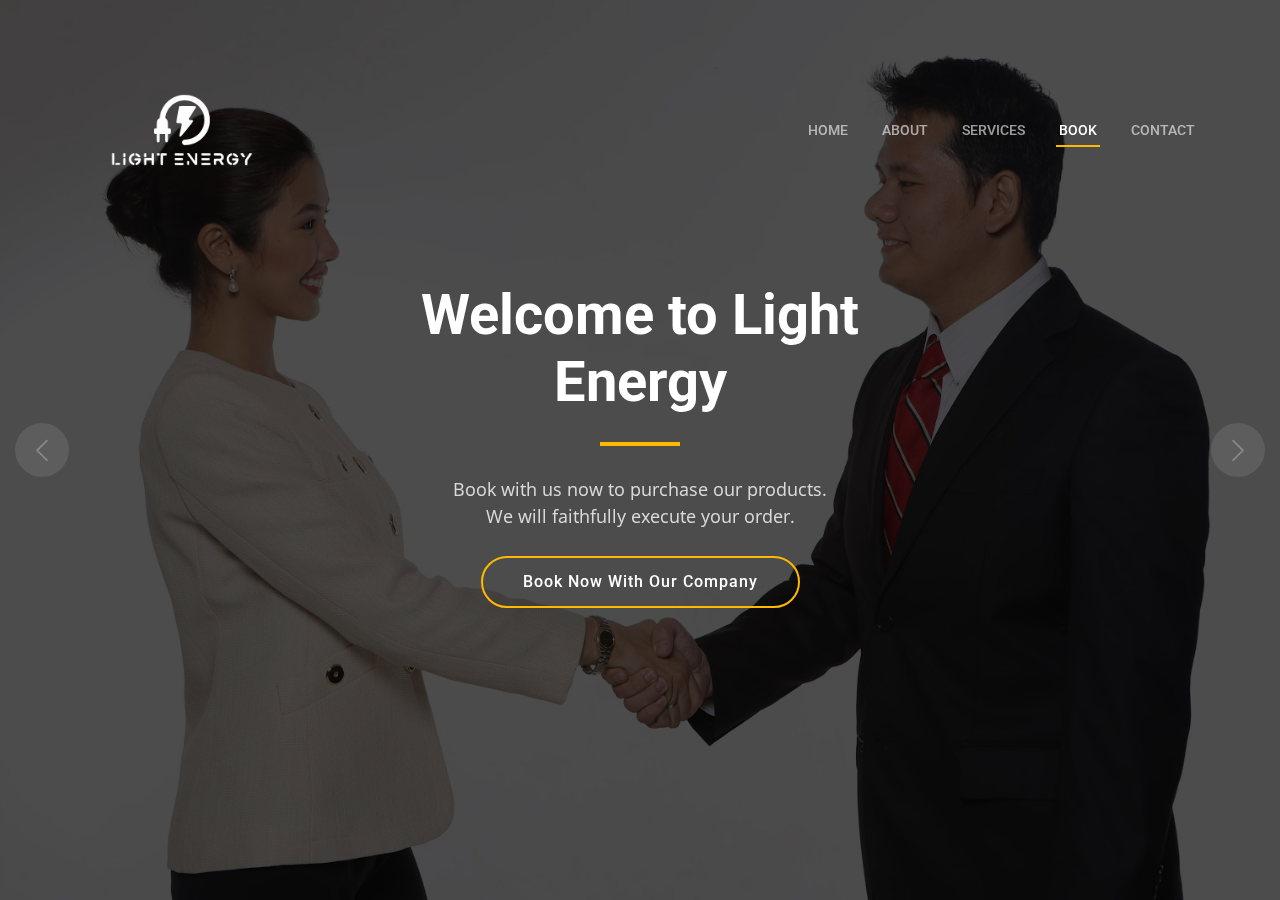
<file: Book.html>
<!DOCTYPE html>
<html lang="en">

<head>
  <meta charset="utf-8">
  <meta content="width=device-width, initial-scale=1.0" name="viewport">

  <title>Book Now</title>
  <meta content="" name="description">
  <meta content="" name="keywords">

  <!-- Favicons -->
  <link href="assets/img/favicon.png" rel="icon">
  <link href="assets/img/apple-touch-icon.png" rel="apple-touch-icon">

  <!-- Google Fonts -->
  <link rel="preconnect" href="https://fonts.googleapis.com">
  <link rel="preconnect" href="https://fonts.gstatic.com" crossorigin>
  <link
    href="https://fonts.googleapis.com/css2?family=Open+Sans:ital,wght@0,300;0,400;0,500;0,600;0,700;1,300;1,400;1,600;1,700&family=Roboto:ital,wght@0,300;0,400;0,500;0,600;0,700;1,300;1,400;1,500;1,600;1,700&family=Work+Sans:ital,wght@0,300;0,400;0,500;0,600;0,700;1,300;1,400;1,500;1,600;1,700&display=swap"
    rel="stylesheet">

  <!-- Vendor CSS Files -->
  <link href="assets/vendor/bootstrap/css/bootstrap.min.css" rel="stylesheet">
  <link href="assets/vendor/bootstrap-icons/bootstrap-icons.css" rel="stylesheet">
  <link href="assets/vendor/fontawesome-free/css/all.min.css" rel="stylesheet">
  <link href="assets/vendor/aos/aos.css" rel="stylesheet">
  <link href="assets/vendor/glightbox/css/glightbox.min.css" rel="stylesheet">
  <link href="assets/vendor/swiper/swiper-bundle.min.css" rel="stylesheet">

  <!-- Template Main CSS File -->
  <link href="assets/css/main.css" rel="stylesheet">

</head>

<body>

  <!-- ======= Header ======= -->
  <header id="header" class="header d-flex align-items-center">
    <div class="container-fluid container-xl d-flex align-items-center justify-content-between">

      <a href="index.html" class="logo d-flex align-items-center">
        <!-- Uncomment the line below if you also wish to use an image logo -->
        <img src="Light_Energy_Logo.png" alt="" width="auto" height="auto">
      </a>

      <i class="mobile-nav-toggle mobile-nav-show bi bi-list"></i>
      <i class="mobile-nav-toggle mobile-nav-hide d-none bi bi-x"></i>
      <nav id="navbar" class="navbar">
        <ul>
          <li><a href="index.html">Home</a></li>
          <li><a href="about.html">About</a></li>
          <li><a href="services.html">Services</a></li>
          <li><a href="Book.html" class="active">Book</a></li>
          <li><a href="contact.html">Contact</a></li>
        </ul>
      </nav><!-- .navbar -->

    </div>
  </header><!-- End Header -->

  <main id="main">

    <section id="hero" class="hero">

      <div class="info d-flex align-items-center">
        <div class="container">
          <div class="row justify-content-center">
            <div class="col-lg-6 text-center">
              <h2 data-aos="fade-down">Welcome to <span>Light Energy</span></h2>
              <p data-aos="fade-up">Book with us now to purchase our products. <br>
                We will faithfully execute your order.</p>
              <a  data-aos="fade-up" data-aos-delay="200" href="https://calendly.com/switch2light" class="btn-get-started">Book Now With Our Company</a>
            </div>
          </div>
        </div>
      </div>
  
      <div id="hero-carousel" class="carousel slide" data-bs-ride="carousel" data-bs-interval="5000">
  
        <div class="carousel-item active" style="background-image: url(assets/img/hero-carousel/hero-carousel-1-book.jpg)">
        </div>
        <div class="carousel-item" style="background-image: url(assets/img/hero-carousel/hero-carousel-2-book.jpg)"></div>
        <div class="carousel-item" style="background-image: url(assets/img/hero-carousel/hero-carousel-3-book.jpg)"></div>
        <div class="carousel-item" style="background-image: url(assets/img/hero-carousel/hero-carousel-4-book.jpg)"></div>
        <div class="carousel-item" style="background-image: url(assets/img/hero-carousel/hero-carousel-5-book.jpg)"></div>
  
        <a class="carousel-control-prev" href="#hero-carousel" role="button" data-bs-slide="prev">
          <span class="carousel-control-prev-icon bi bi-chevron-left" aria-hidden="true"></span>
        </a>
  
        <a class="carousel-control-next" href="#hero-carousel" role="button" data-bs-slide="next">
          <span class="carousel-control-next-icon bi bi-chevron-right" aria-hidden="true"></span>
        </a>
  
      </div>
  
    </section>
    
  </main><!-- End #main -->



  <a href="#" class="scroll-top d-flex align-items-center justify-content-center"><i
      class="bi bi-arrow-up-short"></i></a>

  <div id="preloader"></div>

  <!-- Vendor JS Files -->
  <script src="assets/vendor/bootstrap/js/bootstrap.bundle.min.js"></script>
  <script src="assets/vendor/aos/aos.js"></script>
  <script src="assets/vendor/glightbox/js/glightbox.min.js"></script>
  <script src="assets/vendor/isotope-layout/isotope.pkgd.min.js"></script>
  <script src="assets/vendor/swiper/swiper-bundle.min.js"></script>
  <script src="assets/vendor/purecounter/purecounter_vanilla.js"></script>
  <script src="assets/vendor/php-email-form/validate.js"></script>

  <!-- Template Main JS File -->
  <script src="assets/js/main.js"></script>

</body>

</html>
</file>
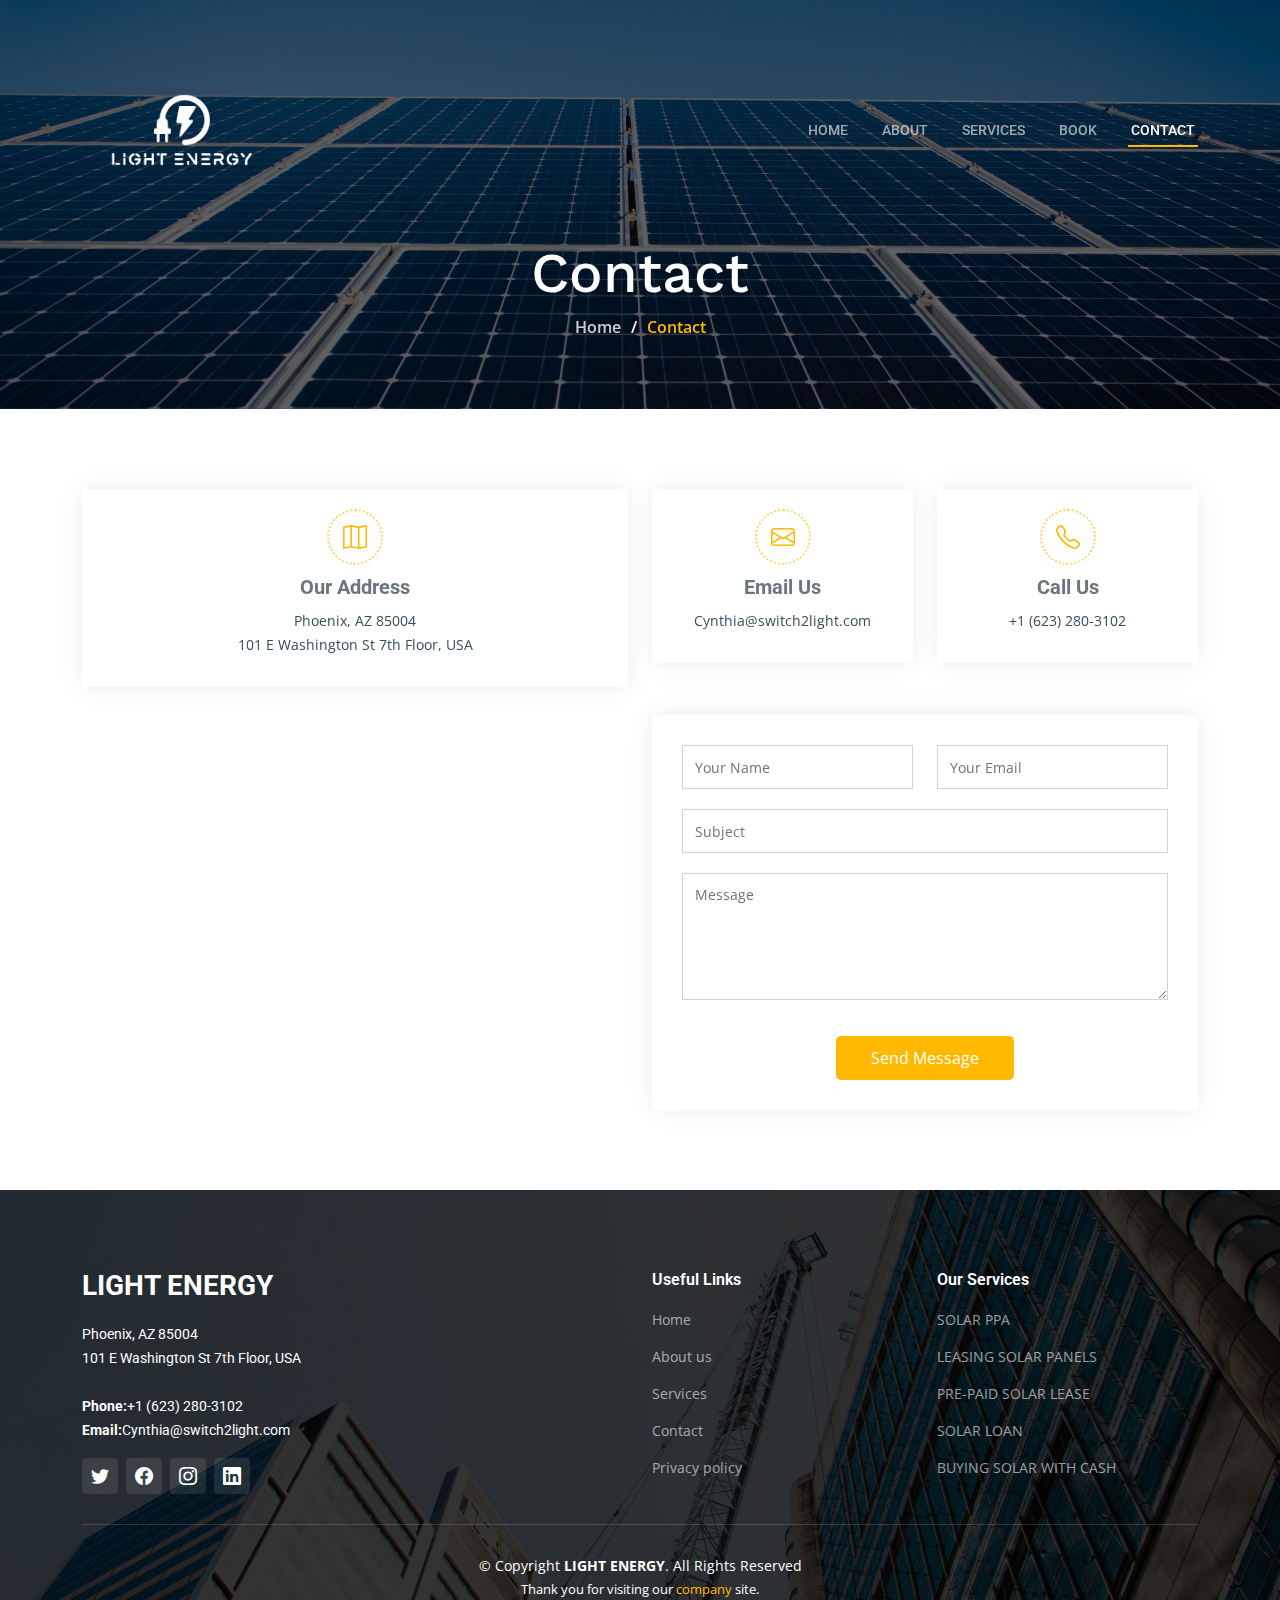
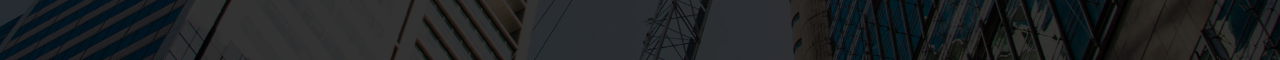
<file: contact.html>
<!DOCTYPE html>
<html lang="en">

<head>
  <meta charset="utf-8">
  <meta content="width=device-width, initial-scale=1.0" name="viewport">

  <title>Contact</title>
  <meta content="" name="description">
  <meta content="" name="keywords">

  <!-- Favicons -->
  <link href="assets/img/favicon.png" rel="icon">
  <link href="assets/img/apple-touch-icon.png" rel="apple-touch-icon">

  <!-- Google Fonts -->
  <link rel="preconnect" href="https://fonts.googleapis.com">
  <link rel="preconnect" href="https://fonts.gstatic.com" crossorigin>
  <link
    href="https://fonts.googleapis.com/css2?family=Open+Sans:ital,wght@0,300;0,400;0,500;0,600;0,700;1,300;1,400;1,600;1,700&family=Roboto:ital,wght@0,300;0,400;0,500;0,600;0,700;1,300;1,400;1,500;1,600;1,700&family=Work+Sans:ital,wght@0,300;0,400;0,500;0,600;0,700;1,300;1,400;1,500;1,600;1,700&display=swap"
    rel="stylesheet">

  <!-- Vendor CSS Files -->
  <link href="assets/vendor/bootstrap/css/bootstrap.min.css" rel="stylesheet">
  <link href="assets/vendor/bootstrap-icons/bootstrap-icons.css" rel="stylesheet">
  <link href="assets/vendor/fontawesome-free/css/all.min.css" rel="stylesheet">
  <link href="assets/vendor/aos/aos.css" rel="stylesheet">
  <link href="assets/vendor/glightbox/css/glightbox.min.css" rel="stylesheet">
  <link href="assets/vendor/swiper/swiper-bundle.min.css" rel="stylesheet">

  <!-- Template Main CSS File -->
  <link href="assets/css/main.css" rel="stylesheet">
</head>

<body>

  <!-- ======= Header ======= -->
  <header id="header" class="header d-flex align-items-center">
    <div class="container-fluid container-xl d-flex align-items-center justify-content-between">

      <a href="index.html" class="logo d-flex align-items-center">
        <!-- Uncomment the line below if you also wish to use an image logo -->
        <img src="Light_Energy_Logo.png" alt="" width="auto" height="auto">
      </a>

      <i class="mobile-nav-toggle mobile-nav-show bi bi-list"></i>
      <i class="mobile-nav-toggle mobile-nav-hide d-none bi bi-x"></i>
      <nav id="navbar" class="navbar">
        <ul>
          <li><a href="index.html">Home</a></li>
          <li><a href="about.html">About</a></li>
          <li><a href="services.html">Services</a></li>
          <li><a href="Book.html">Book</a></li>
          <li><a href="contact.html" class="active">Contact</a></li>
        </ul>
      </nav><!-- .navbar -->

    </div>
  </header><!-- End Header -->

  <main id="main">

    <!-- ======= Breadcrumbs ======= -->
    <div class="breadcrumbs d-flex align-items-center" style="background-image: url('assets/img/breadcrumbs-bg.jpg');">
      <div class="container position-relative d-flex flex-column align-items-center" data-aos="fade" style="margin-top: 100px;">

        <h2>Contact</h2>
        <ol>
          <li><a href="index.html">Home</a></li>
          <li>Contact</li>
        </ol>

      </div>
    </div><!-- End Breadcrumbs -->

    <!-- ======= Contact Section ======= -->
    <section id="contact" class="contact">
      <div class="container" data-aos="fade-up" data-aos-delay="100" >

        <div class="row gy-4">
          <div class="col-lg-6">
            <div class="info-item  d-flex flex-column justify-content-center align-items-center">
              <i class="bi bi-map"></i>
              <h3>Our Address</h3>
              <p>Phoenix, AZ 85004</p>
              <p>101 E Washington St 7th Floor, USA</p>
            </div>
          </div><!-- End Info Item -->

          <div class="col-lg-3 col-md-6">
            <div class="info-item d-flex flex-column justify-content-center align-items-center">
              <i class="bi bi-envelope"></i>
              <h3>Email Us</h3>
              <p>Cynthia@switch2light.com</p>
            </div>
          </div><!-- End Info Item -->

          <div class="col-lg-3 col-md-6">
            <div class="info-item  d-flex flex-column justify-content-center align-items-center">
              <i class="bi bi-telephone"></i>
              <h3>Call Us</h3>
              <p>+1 (623) 280-3102</p>
            </div>
          </div><!-- End Info Item -->

        </div>

        <div class="row gy-4 mt-1">

          <div class="col-lg-6 ">
            <iframe
              src="https://www.google.com/maps/embed?pb=!1m14!1m8!1m3!1d12097.433213460943!2d-74.0062269!3d40.7101282!3m2!1i1024!2i768!4f13.1!3m3!1m2!1s0x0%3A0xb89d1fe6bc499443!2sDowntown+Conference+Center!5e0!3m2!1smk!2sbg!4v1539943755621"
              frameborder="0" style="border:0; width: 100%; height: 384px;" allowfullscreen></iframe>
          </div><!-- End Google Maps -->

          <div class="col-lg-6">
            <form action="forms/contact.php" method="post" role="form" class="php-email-form">
              <div class="row gy-4">
                <div class="col-lg-6 form-group">
                  <input type="text" name="name" class="form-control" id="name" placeholder="Your Name" required>
                </div>
                <div class="col-lg-6 form-group">
                  <input type="email" class="form-control" name="email" id="email" placeholder="Your Email" required>
                </div>
              </div>
              <div class="form-group">
                <input type="text" class="form-control" name="subject" id="subject" placeholder="Subject" required>
              </div>
              <div class="form-group">
                <textarea class="form-control" name="message" rows="5" placeholder="Message" required></textarea>
              </div>
              <div class="my-3">
                <div class="loading">Loading</div>
                <div class="error-message"></div>
                <div class="sent-message">Your message has been sent. Thank you!</div>
              </div>
              <div class="text-center"><button type="submit">Send Message</button></div>
            </form>
          </div><!-- End Contact Form -->

        </div>

      </div>
    </section><!-- End Contact Section -->

  </main><!-- End #main -->

  <!-- ======= Footer ======= -->
  <footer id="footer" class="footer">

    <div class="footer-content position-relative">
      <div class="container">
        <div class="row">

          <div class="col-lg-6 col-md-6">
            <div class="footer-info">
              <h3>LIGHT ENERGY</h3>
              <p>
                Phoenix, AZ 85004 <br>
                101 E Washington St 7th Floor, USA<br><br>
                <strong>Phone:</strong>+1 (623) 280-3102<br>
                <strong>Email:</strong>Cynthia@switch2light.com<br>
              </p>
              <div class="social-links d-flex mt-3">
                <a href="#" class="d-flex align-items-center justify-content-center"><i class="bi bi-twitter"></i></a>
                <a href="https://www.facebook.com/profile.php?id=100095152754711&mibextid=2JQ9oc" class="d-flex align-items-center justify-content-center"><i class="bi bi-facebook"></i></a>
                <a href="#" class="d-flex align-items-center justify-content-center"><i class="bi bi-instagram"></i></a>
                <a href="#" class="d-flex align-items-center justify-content-center"><i class="bi bi-linkedin"></i></a>
              </div>
            </div>
          </div><!-- End footer info column-->

          <div class="col-lg-3 col-md-3 footer-links">
            <h4>Useful Links</h4>
            <ul>
              <li><a href="index.html">Home</a></li>
              <li><a href="about.html">About us</a></li>
              <li><a href="services.html">Services</a></li>
              <li><a href="contact.html">Contact</a></li>
              <li><a href="#">Privacy policy</a></li>
            </ul>
          </div><!-- End footer links column-->

          <div class="col-lg-3 col-md-3 footer-links">
            <h4>Our Services</h4>
            <ul>
              <li><a href="#">SOLAR PPA</a></li>
              <li><a href="#">LEASING SOLAR PANELS</a></li>
              <li><a href="#">PRE-PAID SOLAR LEASE</a></li>
              <li><a href="#">SOLAR LOAN</a></li>
              <li><a href="#">BUYING SOLAR WITH CASH</a></li>
            </ul>
          </div><!-- End footer links column-->

          <!-- <div class="col-lg-2 col-md-3 footer-links">
            <h4>Feature</h4>
            <ul>
              <li><a href="#">Solar Panel Efficiency</a></li>
              <li><a href="#">Energy Storage Solutions</a></li>
              <li><a href="#">Aesthetics and Design</a></li>
              <li><a href="#">Manufacturing Processes</a></li>
              <li><a href="#">Friendly Service</a></li>
            </ul>
          </div>

          <div class="col-lg-2 col-md-3 footer-links">
            <h4>Our Customers</h4>
            <ul>
              <li><a href="https://www.investopedia.com/markets/quote?tvwidgetsymbol=JKS">JinkoSolar Holding Co. Ltd.</a></li>
              <li><a href="https://www.investopedia.com/markets/quote?tvwidgetsymbol=CSIQ">Canadian Solar Inc.</a></li>
              <li><a href="https://www.investopedia.com/markets/quote?tvwidgetsymbol=SEDG">SolarEdge Technologies Inc.</a></li>
              <li><a href="https://www.investopedia.com/markets/quote?tvwidgetsymbol=FSLR">First Solar Inc.</a></li>
              <li><a href="https://www.investopedia.com/markets/quote?tvwidgetsymbol=RUN">Sunrun Inc.</a></li>
            </ul>
          </div> -->

        </div>
      </div>
    </div>

    <div class="footer-legal text-center position-relative">
      <div class="container">
        <div class="copyright">
          &copy; Copyright <strong><span>LIGHT ENERGY</span></strong>. All Rights Reserved
        </div>
        <div class="credits">
            Thank you for visiting our <a href="index.html">company</a> site.
        </div>
      </div>
    </div>

  </footer>
  <!-- End Footer -->

  <a href="#" class="scroll-top d-flex align-items-center justify-content-center"><i
      class="bi bi-arrow-up-short"></i></a>

  <div id="preloader"></div>

  <!-- Vendor JS Files -->
  <script src="assets/vendor/bootstrap/js/bootstrap.bundle.min.js"></script>
  <script src="assets/vendor/aos/aos.js"></script>
  <script src="assets/vendor/glightbox/js/glightbox.min.js"></script>
  <script src="assets/vendor/isotope-layout/isotope.pkgd.min.js"></script>
  <script src="assets/vendor/swiper/swiper-bundle.min.js"></script>
  <script src="assets/vendor/purecounter/purecounter_vanilla.js"></script>
  <script src="assets/vendor/php-email-form/validate.js"></script>

  <!-- Template Main JS File -->
  <script src="assets/js/main.js"></script>

</body>

</html>
</file>
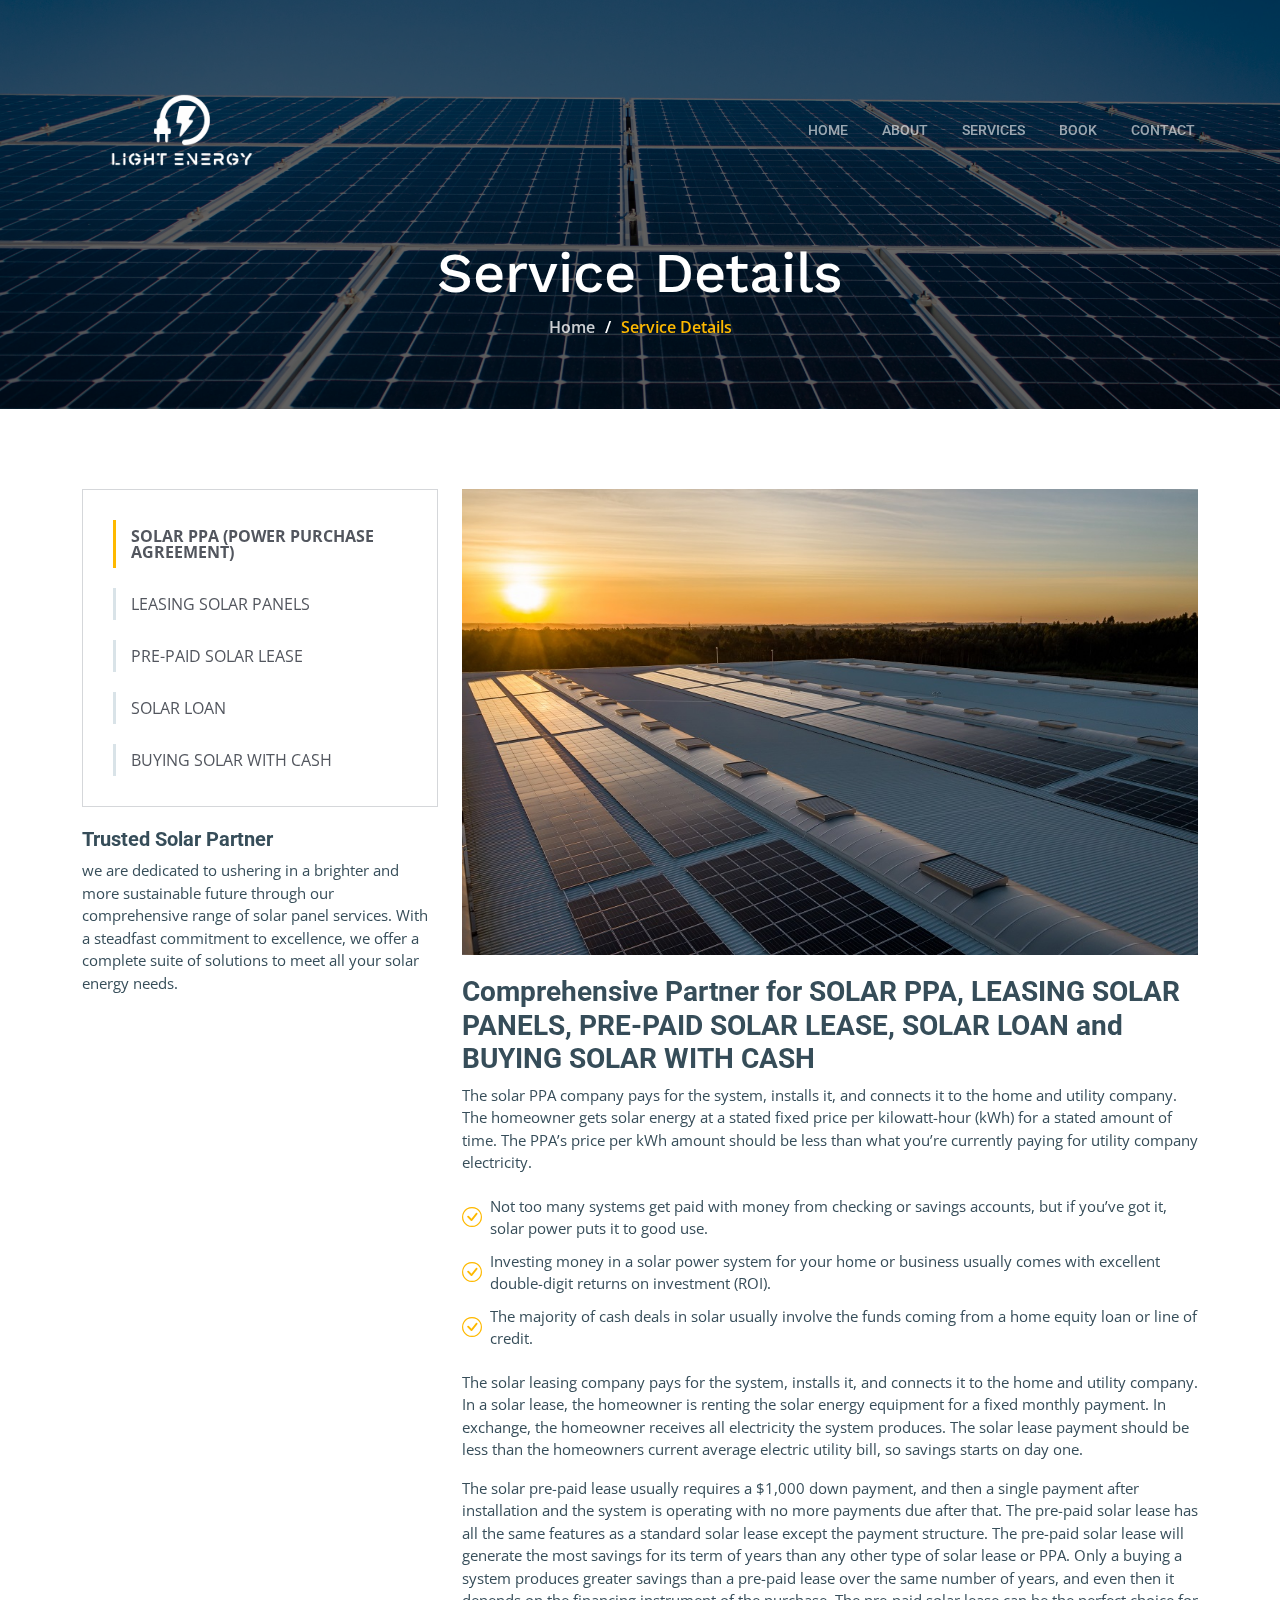
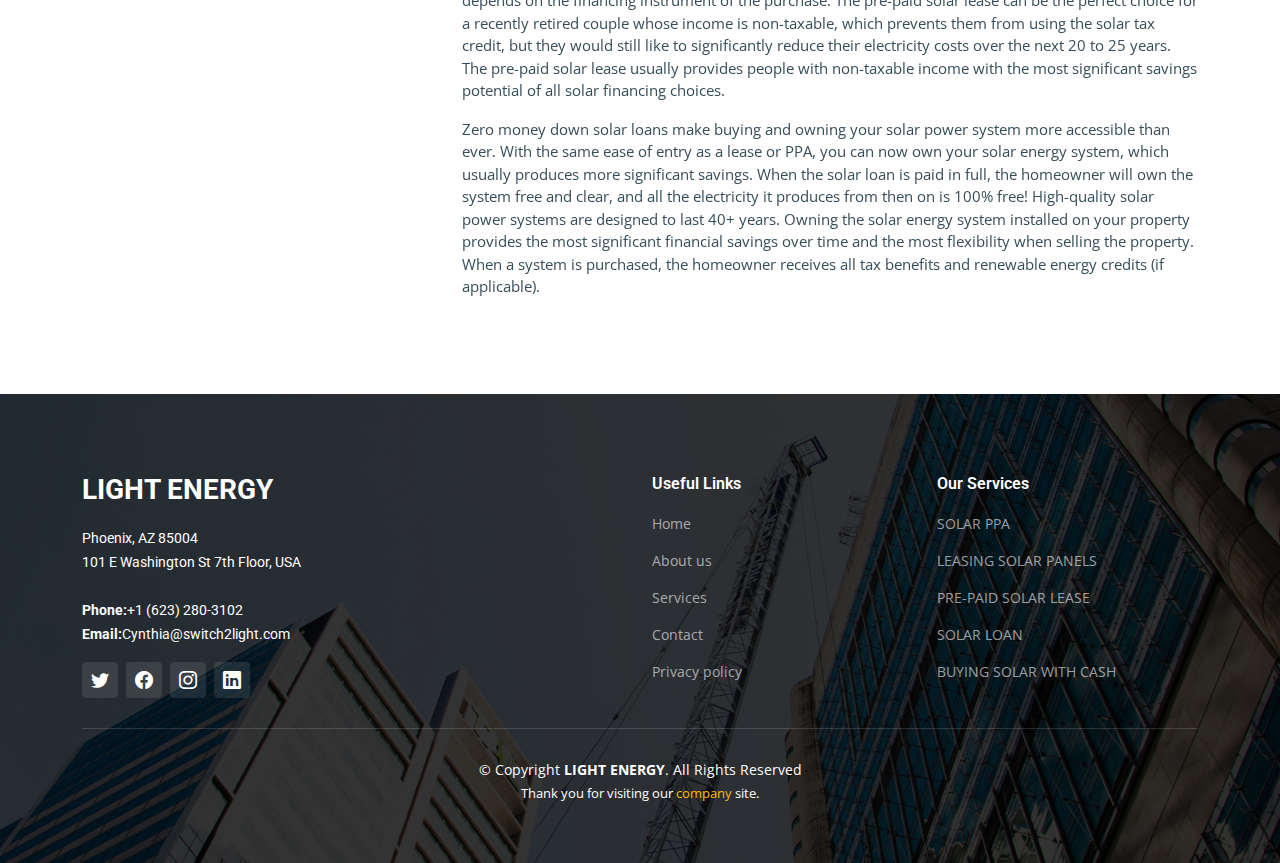
<file: service-details.html>
<!DOCTYPE html>
<html lang="en">

<head>
  <meta charset="utf-8">
  <meta content="width=device-width, initial-scale=1.0" name="viewport">

  <title>Service Details</title>
  <meta content="" name="description">
  <meta content="" name="keywords">

  <!-- Favicons -->
  <link href="assets/img/favicon.png" rel="icon">
  <link href="assets/img/apple-touch-icon.png" rel="apple-touch-icon">

  <!-- Google Fonts -->
  <link rel="preconnect" href="https://fonts.googleapis.com">
  <link rel="preconnect" href="https://fonts.gstatic.com" crossorigin>
  <link
    href="https://fonts.googleapis.com/css2?family=Open+Sans:ital,wght@0,300;0,400;0,500;0,600;0,700;1,300;1,400;1,600;1,700&family=Roboto:ital,wght@0,300;0,400;0,500;0,600;0,700;1,300;1,400;1,500;1,600;1,700&family=Work+Sans:ital,wght@0,300;0,400;0,500;0,600;0,700;1,300;1,400;1,500;1,600;1,700&display=swap"
    rel="stylesheet">

  <!-- Vendor CSS Files -->
  <link href="assets/vendor/bootstrap/css/bootstrap.min.css" rel="stylesheet">
  <link href="assets/vendor/bootstrap-icons/bootstrap-icons.css" rel="stylesheet">
  <link href="assets/vendor/fontawesome-free/css/all.min.css" rel="stylesheet">
  <link href="assets/vendor/aos/aos.css" rel="stylesheet">
  <link href="assets/vendor/glightbox/css/glightbox.min.css" rel="stylesheet">
  <link href="assets/vendor/swiper/swiper-bundle.min.css" rel="stylesheet">

  <!-- Template Main CSS File -->
  <link href="assets/css/main.css" rel="stylesheet">

</head>

<body>

  <!-- ======= Header ======= -->
  <header id="header" class="header d-flex align-items-center">
    <div class="container-fluid container-xl d-flex align-items-center justify-content-between">

      <a href="index.html" class="logo d-flex align-items-center">
        <!-- Uncomment the line below if you also wish to use an image logo -->
        <img src="Light_Energy_Logo.png" alt="" width="auto" height="auto">
      </a>

      <i class="mobile-nav-toggle mobile-nav-show bi bi-list"></i>
      <i class="mobile-nav-toggle mobile-nav-hide d-none bi bi-x"></i>
      <nav id="navbar" class="navbar">
        <ul>
          <li><a href="index.html">Home</a></li>
          <li><a href="about.html">About</a></li>
          <li><a href="services.html">Services</a></li>
          <li><a href="Book.html">Book</a></li>
          <li><a href="contact.html">Contact</a></li>
        </ul>
      </nav><!-- .navbar -->

    </div>
  </header><!-- End Header -->

  <main id="main">

    <!-- ======= Breadcrumbs ======= -->
    <div class="breadcrumbs d-flex align-items-center" style="background-image: url('assets/img/breadcrumbs-bg.jpg');">
      <div class="container position-relative d-flex flex-column align-items-center" data-aos="fade" style="margin-top: 100px;">

        <h2>Service Details</h2>
        <ol>
          <li><a href="index.html">Home</a></li>
          <li>Service Details</li>
        </ol>

      </div>
    </div><!-- End Breadcrumbs -->

    <!-- ======= Service Details Section ======= -->
    <section id="service-details" class="service-details">
      <div class="container" data-aos="fade-up" data-aos-delay="100">

        <div class="row gy-4">

          <div class="col-lg-4">
            <div class="services-list">
              <a href="#" class="active">SOLAR PPA (POWER PURCHASE AGREEMENT)</a>
              <a href="#">LEASING SOLAR PANELS</a>
              <a href="#">PRE-PAID SOLAR LEASE</a>
              <a href="#">SOLAR LOAN</a>
              <a href="#">BUYING SOLAR WITH CASH</a>
            </div>

            <h4>Trusted Solar Partner</h4>
            <p>we are dedicated to ushering in a brighter and more sustainable future through our comprehensive range of solar panel services. With a steadfast commitment to excellence, we offer a complete suite of solutions to meet all your solar energy needs.</p>
          </div>

          <div class="col-lg-8">
            <img src="assets/img/services.jpg" alt="" class="img-fluid services-img">
            <h3>Comprehensive Partner for SOLAR PPA, LEASING SOLAR PANELS, PRE-PAID SOLAR LEASE, SOLAR LOAN and BUYING SOLAR WITH CASH</h3>
            <p>
              The solar PPA company pays for the system, installs it, and connects it to the home and utility company.
              The homeowner gets solar energy at a stated fixed price per kilowatt-hour (kWh) for a stated amount of time.
              The PPA’s price per kWh amount should be less than what you’re currently paying for utility company electricity.
            </p>
            <ul>
              <li><i class="bi bi-check-circle"></i> <span>Not too many systems get paid with money from checking or savings accounts, but if you’ve got it, solar power puts it to good use.</span></li>
              <li><i class="bi bi-check-circle"></i> <span>Investing money in a solar power system for your home or business usually comes with excellent double-digit returns on investment (ROI).</span>
              </li>
              <li><i class="bi bi-check-circle"></i> <span>The majority of cash deals in solar usually involve the funds coming from a home equity loan or line of credit.</span></li>
            </ul>
            <p>
              The solar leasing company pays for the system, installs it, and connects it to the home and utility company.
              In a solar lease, the homeowner is renting the solar energy equipment for a fixed monthly payment.
              In exchange, the homeowner receives all electricity the system produces. 
              The solar lease payment should be less than the homeowners current average electric utility bill, so savings starts on day one.
            </p>
            <p>
              The solar pre-paid lease usually requires a $1,000 down payment, and then a single payment after installation and the system is operating with no more payments due after that.
              The pre-paid solar lease has all the same features as a standard solar lease except the payment structure.
              The pre-paid solar lease will generate the most savings for its term of years than any other type of solar lease or PPA.
              Only a buying a system produces greater savings than a pre-paid lease over the same number of years, and even then it depends on the financing instrument of the purchase.
              The pre-paid solar lease can be the perfect choice for a recently retired couple whose income is non-taxable, which prevents them from using the solar tax credit, but they would still like to significantly reduce their electricity costs over the next 20 to 25 years. 
              The pre-paid solar lease usually provides people with non-taxable income with the most significant savings potential of all solar financing choices.
            </p>
            <p>
              Zero money down solar loans make buying and owning your solar power system more accessible than ever.
              With the same ease of entry as a lease or PPA, you can now own your solar energy system, which usually produces more significant savings.
              When the solar loan is paid in full, the homeowner will own the system free and clear, and all the electricity it produces from then on is 100% free!
              High-quality solar power systems are designed to last 40+ years.
              Owning the solar energy system installed on your property provides the most significant financial savings over time and the most flexibility when selling the property.
              When a system is purchased, the homeowner receives all tax benefits and renewable energy credits (if applicable).
            </p>
          </div>

        </div>

      </div>
    </section><!-- End Service Details Section -->

  </main><!-- End #main -->

  <!-- ======= Footer ======= -->
  <footer id="footer" class="footer">

    <div class="footer-content position-relative">
      <div class="container">
        <div class="row">

          <div class="col-lg-6 col-md-6">
            <div class="footer-info">
              <h3>LIGHT ENERGY</h3>
              <p>
                Phoenix, AZ 85004 <br>
                101 E Washington St 7th Floor, USA<br><br>
                <strong>Phone:</strong>+1 (623) 280-3102<br>
                <strong>Email:</strong>Cynthia@switch2light.com<br>
              </p>
              <div class="social-links d-flex mt-3">
                <a href="#" class="d-flex align-items-center justify-content-center"><i class="bi bi-twitter"></i></a>
                <a href="https://www.facebook.com/profile.php?id=100095152754711&mibextid=2JQ9oc" class="d-flex align-items-center justify-content-center"><i class="bi bi-facebook"></i></a>
                <a href="#" class="d-flex align-items-center justify-content-center"><i class="bi bi-instagram"></i></a>
                <a href="#" class="d-flex align-items-center justify-content-center"><i class="bi bi-linkedin"></i></a>
              </div>
            </div>
          </div><!-- End footer info column-->

          <div class="col-lg-3 col-md-3 footer-links">
            <h4>Useful Links</h4>
            <ul>
              <li><a href="index.html">Home</a></li>
              <li><a href="about.html">About us</a></li>
              <li><a href="services.html">Services</a></li>
              <li><a href="contact.html">Contact</a></li>
              <li><a href="#">Privacy policy</a></li>
            </ul>
          </div><!-- End footer links column-->

          <div class="col-lg-3 col-md-3 footer-links">
            <h4>Our Services</h4>
            <ul>
              <li><a href="#">SOLAR PPA</a></li>
              <li><a href="#">LEASING SOLAR PANELS</a></li>
              <li><a href="#">PRE-PAID SOLAR LEASE</a></li>
              <li><a href="#">SOLAR LOAN</a></li>
              <li><a href="#">BUYING SOLAR WITH CASH</a></li>
            </ul>
          </div><!-- End footer links column-->

          <!-- <div class="col-lg-2 col-md-3 footer-links">
            <h4>Feature</h4>
            <ul>
              <li><a href="#">Solar Panel Efficiency</a></li>
              <li><a href="#">Energy Storage Solutions</a></li>
              <li><a href="#">Aesthetics and Design</a></li>
              <li><a href="#">Manufacturing Processes</a></li>
              <li><a href="#">Friendly Service</a></li>
            </ul>
          </div>

          <div class="col-lg-2 col-md-3 footer-links">
            <h4>Our Customers</h4>
            <ul>
              <li><a href="https://www.investopedia.com/markets/quote?tvwidgetsymbol=JKS">JinkoSolar Holding Co. Ltd.</a></li>
              <li><a href="https://www.investopedia.com/markets/quote?tvwidgetsymbol=CSIQ">Canadian Solar Inc.</a></li>
              <li><a href="https://www.investopedia.com/markets/quote?tvwidgetsymbol=SEDG">SolarEdge Technologies Inc.</a></li>
              <li><a href="https://www.investopedia.com/markets/quote?tvwidgetsymbol=FSLR">First Solar Inc.</a></li>
              <li><a href="https://www.investopedia.com/markets/quote?tvwidgetsymbol=RUN">Sunrun Inc.</a></li>
            </ul>
          </div> -->

        </div>
      </div>
    </div>

    <div class="footer-legal text-center position-relative">
      <div class="container">
        <div class="copyright">
          &copy; Copyright <strong><span>LIGHT ENERGY</span></strong>. All Rights Reserved
        </div>
        <div class="credits">
            Thank you for visiting our <a href="index.html">company</a> site.
        </div>
      </div>
    </div>

  </footer>
  <!-- End Footer -->

  <a href="#" class="scroll-top d-flex align-items-center justify-content-center"><i
      class="bi bi-arrow-up-short"></i></a>

  <div id="preloader"></div>

  <!-- Vendor JS Files -->
  <script src="assets/vendor/bootstrap/js/bootstrap.bundle.min.js"></script>
  <script src="assets/vendor/aos/aos.js"></script>
  <script src="assets/vendor/glightbox/js/glightbox.min.js"></script>
  <script src="assets/vendor/isotope-layout/isotope.pkgd.min.js"></script>
  <script src="assets/vendor/swiper/swiper-bundle.min.js"></script>
  <script src="assets/vendor/purecounter/purecounter_vanilla.js"></script>
  <script src="assets/vendor/php-email-form/validate.js"></script>

  <!-- Template Main JS File -->
  <script src="assets/js/main.js"></script>

</body>

</html>
</file>
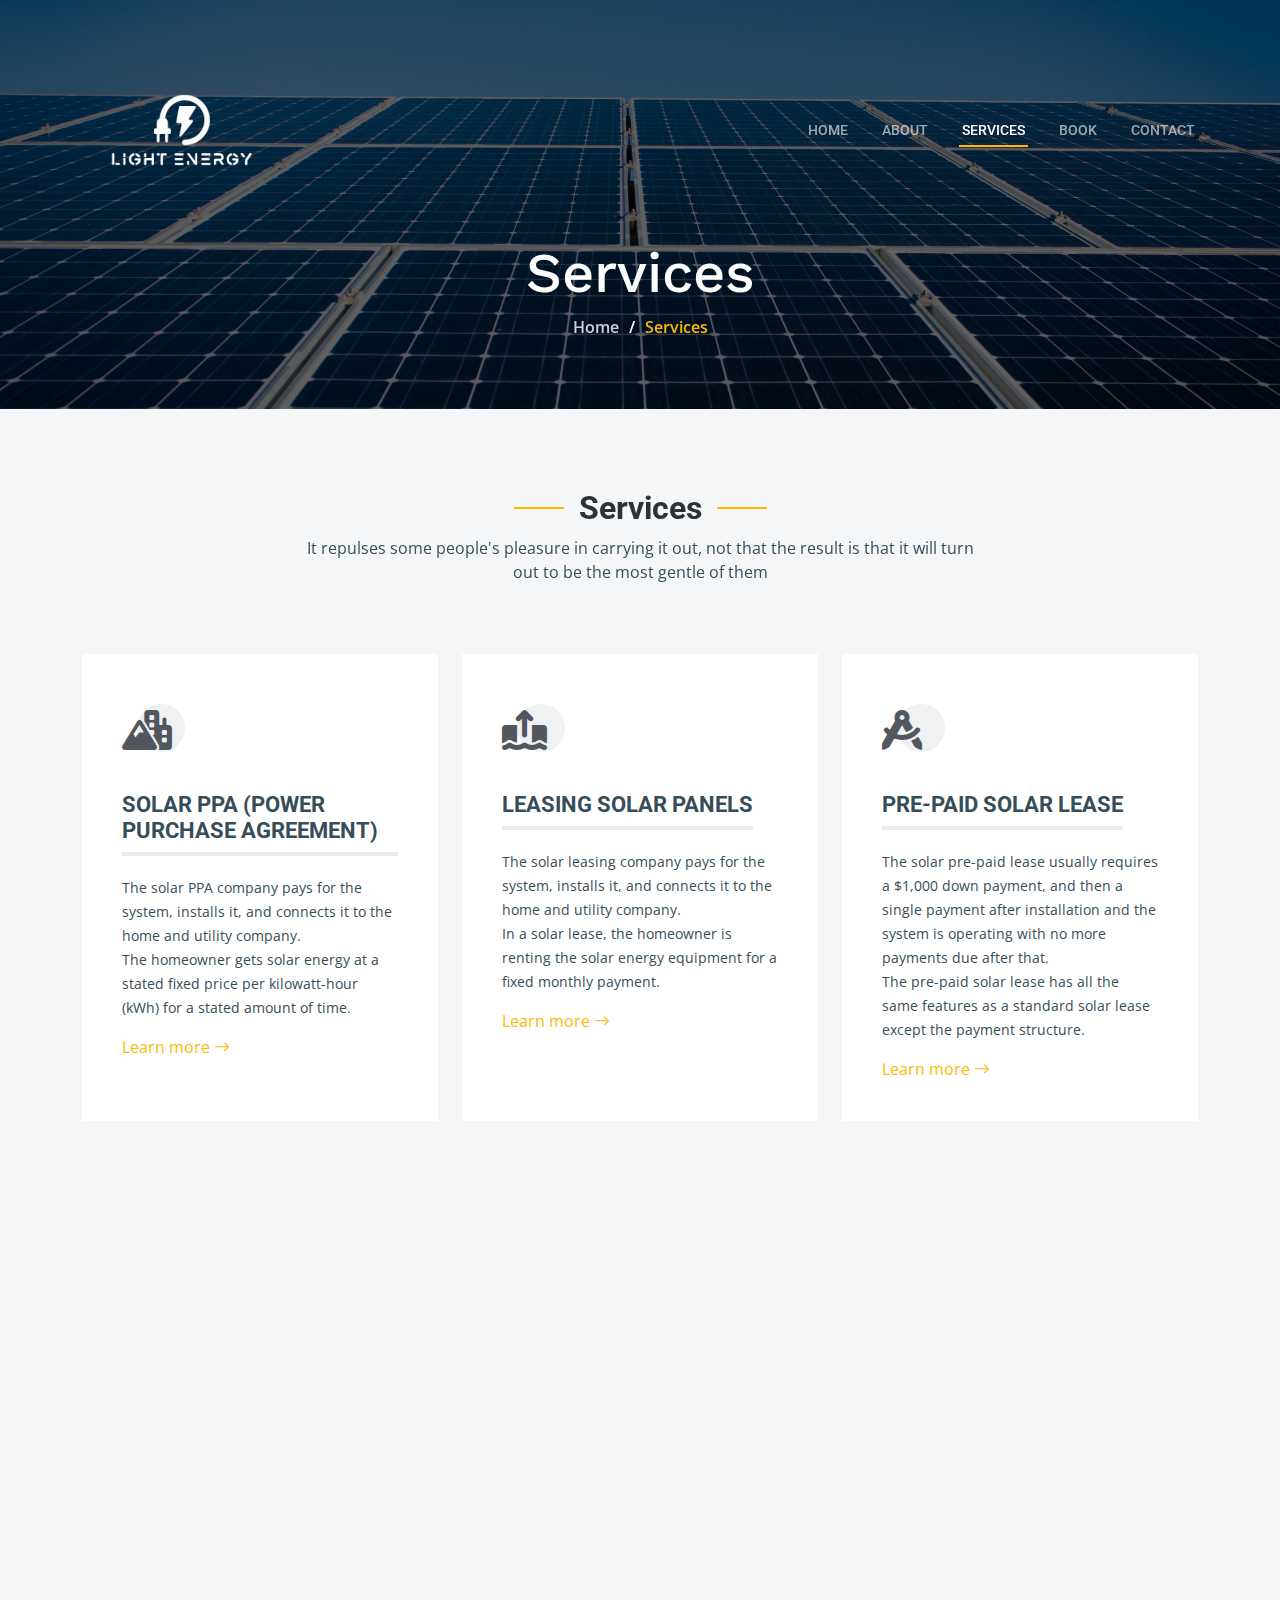
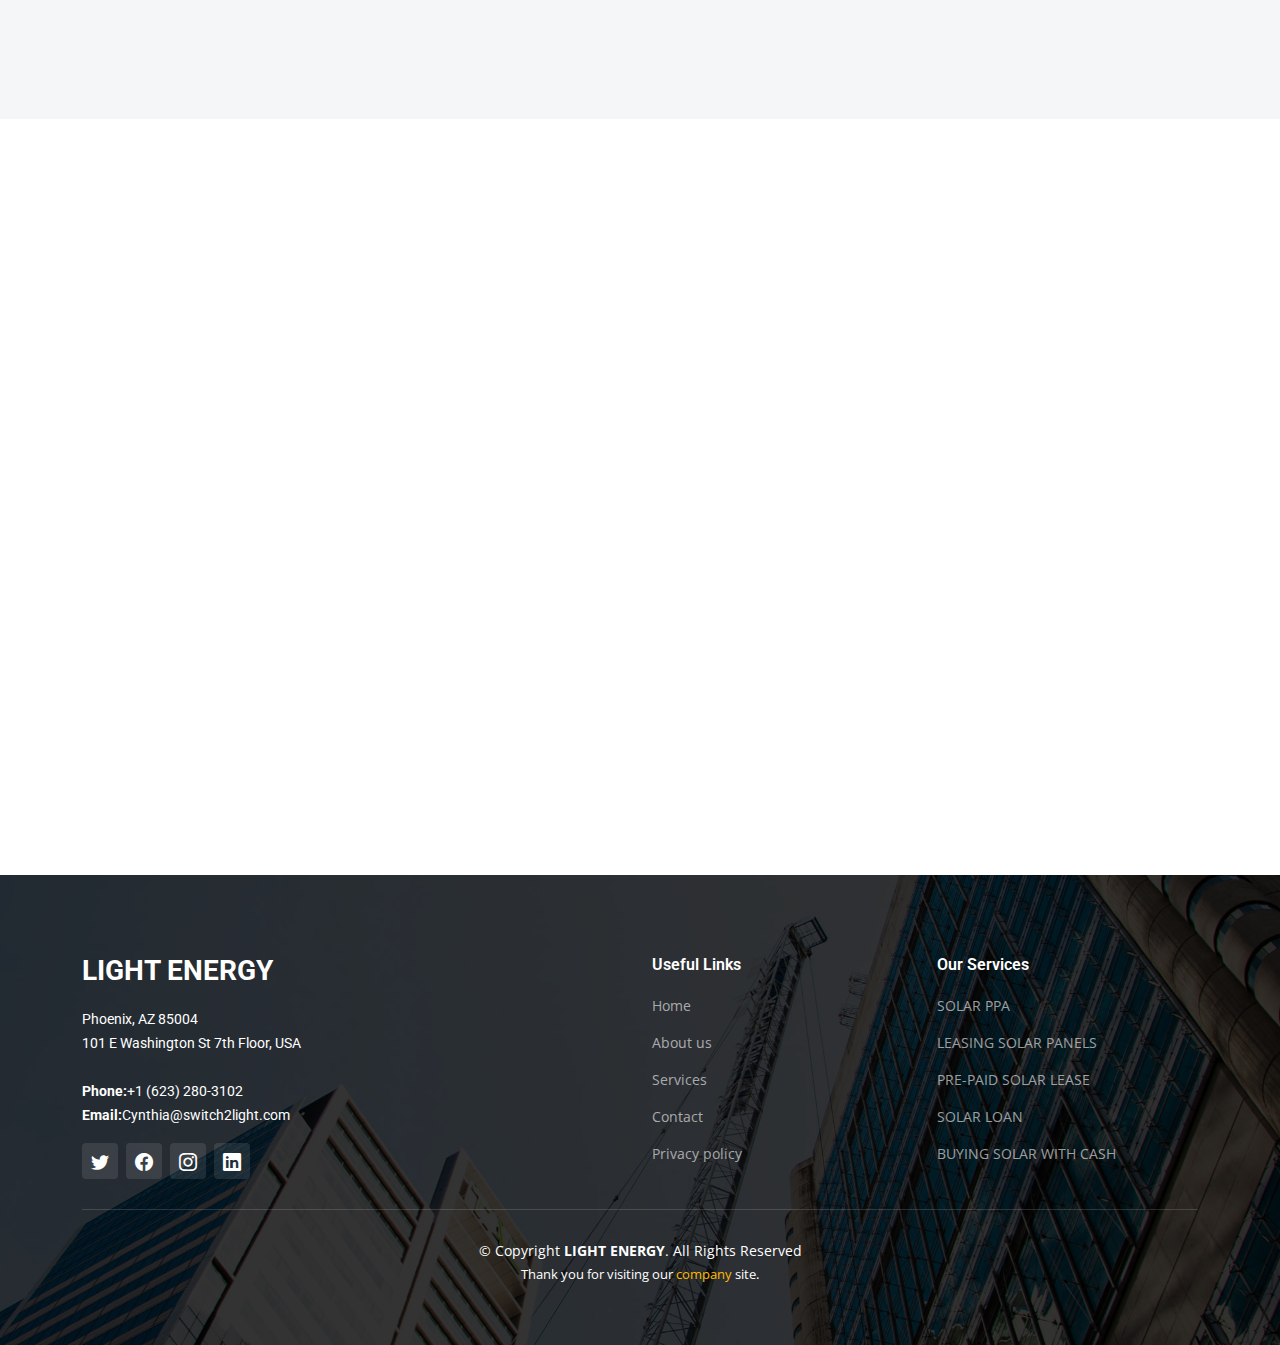
<file: services.html>
<!DOCTYPE html>
<html lang="en">

<head>
  <meta charset="utf-8">
  <meta content="width=device-width, initial-scale=1.0" name="viewport">

  <title>Services</title>
  <meta content="" name="description">
  <meta content="" name="keywords">

  <!-- Favicons -->
  <link href="assets/img/favicon.png" rel="icon">
  <link href="assets/img/apple-touch-icon.png" rel="apple-touch-icon">

  <!-- Google Fonts -->
  <link rel="preconnect" href="https://fonts.googleapis.com">
  <link rel="preconnect" href="https://fonts.gstatic.com" crossorigin>
  <link
    href="https://fonts.googleapis.com/css2?family=Open+Sans:ital,wght@0,300;0,400;0,500;0,600;0,700;1,300;1,400;1,600;1,700&family=Roboto:ital,wght@0,300;0,400;0,500;0,600;0,700;1,300;1,400;1,500;1,600;1,700&family=Work+Sans:ital,wght@0,300;0,400;0,500;0,600;0,700;1,300;1,400;1,500;1,600;1,700&display=swap"
    rel="stylesheet">

  <!-- Vendor CSS Files -->
  <link href="assets/vendor/bootstrap/css/bootstrap.min.css" rel="stylesheet">
  <link href="assets/vendor/bootstrap-icons/bootstrap-icons.css" rel="stylesheet">
  <link href="assets/vendor/fontawesome-free/css/all.min.css" rel="stylesheet">
  <link href="assets/vendor/aos/aos.css" rel="stylesheet">
  <link href="assets/vendor/glightbox/css/glightbox.min.css" rel="stylesheet">
  <link href="assets/vendor/swiper/swiper-bundle.min.css" rel="stylesheet">

  <!-- Template Main CSS File -->
  <link href="assets/css/main.css" rel="stylesheet">

</head>

<body>

  <!-- ======= Header ======= -->
  <header id="header" class="header d-flex align-items-center">
    <div class="container-fluid container-xl d-flex align-items-center justify-content-between">

      <a href="index.html" class="logo d-flex align-items-center">
        <!-- Uncomment the line below if you also wish to use an image logo -->
        <img src="Light_Energy_Logo.png" alt="" width="auto" height="auto">
      </a>

      <i class="mobile-nav-toggle mobile-nav-show bi bi-list"></i>
      <i class="mobile-nav-toggle mobile-nav-hide d-none bi bi-x"></i>
      <nav id="navbar" class="navbar">
        <ul>
          <li><a href="index.html">Home</a></li>
          <li><a href="about.html">About</a></li>
          <li><a href="services.html" class="active">Services</a></li>
          <li><a href="Book.html">Book</a></li>
          <li><a href="contact.html">Contact</a></li>
        </ul>
      </nav><!-- .navbar -->

    </div>
  </header><!-- End Header -->

  <main id="main">

    <!-- ======= Breadcrumbs ======= -->
    <div class="breadcrumbs d-flex align-items-center" style="background-image: url('assets/img/breadcrumbs-bg.jpg');">
      <div class="container position-relative d-flex flex-column align-items-center" data-aos="fade" style="margin-top: 100px;">

        <h2>Services</h2>
        <ol>
          <li><a href="index.html">Home</a></li>
          <li>Services</li>
        </ol>

      </div>
    </div><!-- End Breadcrumbs -->

   <!-- ======= Services Section ======= -->
   <section id="services" class="services section-bg">
    <div class="container" data-aos="fade-up">

      <div class="section-header">
        <h2>Services</h2>
        <p>It repulses some people's pleasure in carrying it out, not that the result is that it will turn out to be the most gentle of them</p>
      </div>

      <div class="row gy-4">

        <div class="col-lg-4 col-md-6" data-aos="fade-up" data-aos-delay="100">
          <div class="service-item  position-relative">
            <div class="icon">
              <i class="fa-solid fa-mountain-city"></i>
            </div>
            <h3>SOLAR PPA (POWER PURCHASE AGREEMENT)</h3>
            <p>The solar PPA company pays for the system, installs it, and connects it to the home and utility company.<br>
              The homeowner gets solar energy at a stated fixed price per kilowatt-hour (kWh) for a stated amount of time.</p>
            <a href="service-details.html" class="readmore stretched-link">Learn more <i
                class="bi bi-arrow-right"></i></a>
          </div>
        </div><!-- End Service Item -->

        <div class="col-lg-4 col-md-6" data-aos="fade-up" data-aos-delay="200">
          <div class="service-item position-relative">
            <div class="icon">
              <i class="fa-solid fa-arrow-up-from-ground-water"></i>
            </div>
            <h3>LEASING SOLAR PANELS</h3>
            <p>The solar leasing company pays for the system, installs it, and connects it to the home and utility company.<br>
              In a solar lease, the homeowner is renting the solar energy equipment for a fixed monthly payment.</p>
            <a href="service-details.html" class="readmore stretched-link">Learn more <i
                class="bi bi-arrow-right"></i></a>
          </div>
        </div><!-- End Service Item -->

        <div class="col-lg-4 col-md-6" data-aos="fade-up" data-aos-delay="300">
          <div class="service-item position-relative">
            <div class="icon">
              <i class="fa-solid fa-compass-drafting"></i>
            </div>
            <h3>PRE-PAID SOLAR LEASE</h3>
            <p>The solar pre-paid lease usually requires a $1,000 down payment, and then a single payment after installation and the system is operating with no more payments due after that.<br>
              The pre-paid solar lease has all the same features as a standard solar lease except the payment structure.</p>
            <a href="service-details.html" class="readmore stretched-link">Learn more <i
                class="bi bi-arrow-right"></i></a>
          </div>
        </div><!-- End Service Item -->

        <div class="col-lg-4 col-md-6" data-aos="fade-up" data-aos-delay="400">
          <div class="service-item position-relative">
            <div class="icon">
              <i class="fa-solid fa-trowel-bricks"></i>
            </div>
            <h3>SOLAR LOAN</h3>
            <p>Zero money down solar loans make buying and owning your solar power system more accessible than ever.<br>
              With the same ease of entry as a lease or PPA, you can now own your solar energy system, which usually produces more significant savings.</p>
            <a href="service-details.html" class="readmore stretched-link">Learn more <i
                class="bi bi-arrow-right"></i></a>
          </div>
        </div><!-- End Service Item -->

        <div class="col-lg-4 col-md-6" data-aos="fade-up" data-aos-delay="500">
          <div class="service-item position-relative">
            <div class="icon">
              <i class="fa-solid fa-helmet-safety"></i>
            </div>
            <h3>BUYING SOLAR WITH CASH</h3>
            <p>Not too many systems get paid with money from checking or savings accounts, but if you’ve got it, solar power puts it to good use.<br>
              Investing money in a solar power system for your home or business usually comes with excellent double-digit returns on investment (ROI).</p>
            <a href="service-details.html" class="readmore stretched-link">Learn more <i
                class="bi bi-arrow-right"></i></a>
          </div>
        </div><!-- End Service Item -->

      </div>

    </div>
  </section><!-- End Services Section -->

    <!-- ======= Alt Services Section 2 ======= -->
    <section id="services-cards" class="services-cards">
      <div class="container" data-aos="fade-up">

        <div class="row justify-content-around gy-4">
          <div class="col-lg-5 d-flex flex-column justify-content-center">
            <h3>Shining the Light on Solar Excellence</h3>
            <p>Our solar panels are not just eco-friendly; they are designed for efficiency and durability, ensuring you get the most out of your investment for years to come.</p>

            <div class="icon-box d-flex position-relative" data-aos="fade-up" data-aos-delay="100">
              <i class="bi bi-easel flex-shrink-0"></i>
              <div>
                <h4><a href="" class="stretched-link">Affordability</a></h4>
                <p>We understand the importance of affordability. That's why we offer competitive pricing and financing options to make solar energy accessible to everyone.</p>
              </div>
            </div><!-- End Icon Box -->

            <div class="icon-box d-flex position-relative" data-aos="fade-up" data-aos-delay="200">
              <i class="bi bi-patch-check flex-shrink-0"></i>
              <div>
                <h4><a href="" class="stretched-link">Green Energy</a></h4>
                <p>We handle everything from initial assessment and installation to maintenance, so you can sit back and enjoy the benefits of clean, green energy without the hassle.</p>
              </div>
            </div><!-- End Icon Box -->

            <div class="icon-box d-flex position-relative" data-aos="fade-up" data-aos-delay="300">
              <i class="bi bi-brightness-high flex-shrink-0"></i>
              <div>
                <h4><a href="" class="stretched-link">Attention & Aare</a></h4>
                <p>As a small company, we take pride in our personalized service, ensuring that you receive the attention and care you deserve throughout your solar journey.</p>
              </div>
            </div><!-- End Icon Box -->

            <div class="icon-box d-flex position-relative" data-aos="fade-up" data-aos-delay="400">
              <i class="bi bi-brightness-high flex-shrink-0"></i>
              <div>
                <h4><a href="" class="stretched-link">Community</a></h4>
                <p>By choosing us, you join a community of environmentally conscious individuals who are making a significant difference in reducing carbon footprints and lowering energy costs.</p>
              </div>
            </div><!-- End Icon Box -->
          </div>

          <div class="col-lg-6 img-bg" style="background-image: url(assets/img/alt-services-2.jpg);" data-aos="zoom-in"
            data-aos-delay="100"></div>
        </div>

      </div>
    </section><!-- End Alt Services Section 2 -->

  </main><!-- End #main -->

  <!-- ======= Footer ======= -->
  <footer id="footer" class="footer">

    <div class="footer-content position-relative">
      <div class="container">
        <div class="row">

          <div class="col-lg-6 col-md-6">
            <div class="footer-info">
              <h3>LIGHT ENERGY</h3>
              <p>
                Phoenix, AZ 85004 <br>
                101 E Washington St 7th Floor, USA<br><br>
                <strong>Phone:</strong>+1 (623) 280-3102<br>
                <strong>Email:</strong>Cynthia@switch2light.com<br>
              </p>
              <div class="social-links d-flex mt-3">
                <a href="#" class="d-flex align-items-center justify-content-center"><i class="bi bi-twitter"></i></a>
                <a href="https://www.facebook.com/profile.php?id=100095152754711&mibextid=2JQ9oc" class="d-flex align-items-center justify-content-center"><i class="bi bi-facebook"></i></a>
                <a href="#" class="d-flex align-items-center justify-content-center"><i class="bi bi-instagram"></i></a>
                <a href="#" class="d-flex align-items-center justify-content-center"><i class="bi bi-linkedin"></i></a>
              </div>
            </div>
          </div><!-- End footer info column-->

          <div class="col-lg-3 col-md-3 footer-links">
            <h4>Useful Links</h4>
            <ul>
              <li><a href="index.html">Home</a></li>
              <li><a href="about.html">About us</a></li>
              <li><a href="services.html">Services</a></li>
              <li><a href="contact.html">Contact</a></li>
              <li><a href="#">Privacy policy</a></li>
            </ul>
          </div><!-- End footer links column-->

          <div class="col-lg-3 col-md-3 footer-links">
            <h4>Our Services</h4>
            <ul>
              <li><a href="#">SOLAR PPA</a></li>
              <li><a href="#">LEASING SOLAR PANELS</a></li>
              <li><a href="#">PRE-PAID SOLAR LEASE</a></li>
              <li><a href="#">SOLAR LOAN</a></li>
              <li><a href="#">BUYING SOLAR WITH CASH</a></li>
            </ul>
          </div><!-- End footer links column-->

          <!-- <div class="col-lg-2 col-md-3 footer-links">
            <h4>Feature</h4>
            <ul>
              <li><a href="#">Solar Panel Efficiency</a></li>
              <li><a href="#">Energy Storage Solutions</a></li>
              <li><a href="#">Aesthetics and Design</a></li>
              <li><a href="#">Manufacturing Processes</a></li>
              <li><a href="#">Friendly Service</a></li>
            </ul>
          </div>

          <div class="col-lg-2 col-md-3 footer-links">
            <h4>Our Customers</h4>
            <ul>
              <li><a href="https://www.investopedia.com/markets/quote?tvwidgetsymbol=JKS">JinkoSolar Holding Co. Ltd.</a></li>
              <li><a href="https://www.investopedia.com/markets/quote?tvwidgetsymbol=CSIQ">Canadian Solar Inc.</a></li>
              <li><a href="https://www.investopedia.com/markets/quote?tvwidgetsymbol=SEDG">SolarEdge Technologies Inc.</a></li>
              <li><a href="https://www.investopedia.com/markets/quote?tvwidgetsymbol=FSLR">First Solar Inc.</a></li>
              <li><a href="https://www.investopedia.com/markets/quote?tvwidgetsymbol=RUN">Sunrun Inc.</a></li>
            </ul>
          </div> -->

        </div>
      </div>
    </div>

    <div class="footer-legal text-center position-relative">
      <div class="container">
        <div class="copyright">
          &copy; Copyright <strong><span>LIGHT ENERGY</span></strong>. All Rights Reserved
        </div>
        <div class="credits">
            Thank you for visiting our <a href="index.html">company</a> site.
        </div>
      </div>
    </div>

  </footer>
  <!-- End Footer -->

  <a href="#" class="scroll-top d-flex align-items-center justify-content-center"><i
      class="bi bi-arrow-up-short"></i></a>

  <div id="preloader"></div>

  <!-- Vendor JS Files -->
  <script src="assets/vendor/bootstrap/js/bootstrap.bundle.min.js"></script>
  <script src="assets/vendor/aos/aos.js"></script>
  <script src="assets/vendor/glightbox/js/glightbox.min.js"></script>
  <script src="assets/vendor/isotope-layout/isotope.pkgd.min.js"></script>
  <script src="assets/vendor/swiper/swiper-bundle.min.js"></script>
  <script src="assets/vendor/purecounter/purecounter_vanilla.js"></script>
  <script src="assets/vendor/php-email-form/validate.js"></script>

  <!-- Template Main JS File -->
  <script src="assets/js/main.js"></script>

</body>

</html>
</file>
<file: assets/css/main.css>
/* Fonts */
:root {
  --font-default: "Open Sans", system-ui, -apple-system, "Segoe UI", Roboto, "Helvetica Neue", Arial, "Noto Sans", "Liberation Sans", sans-serif, "Apple Color Emoji", "Segoe UI Emoji", "Segoe UI Symbol", "Noto Color Emoji";
  --font-primary: "Roboto", sans-serif;
  --font-secondary: "Work Sans", sans-serif;
}

/* Colors */
:root {
  --color-default: #364d59;
  --color-primary: #feb900;
  --color-secondary: #52565e;
}

/* Smooth scroll behavior */
:root {
  scroll-behavior: smooth;
}

/*--------------------------------------------------------------
# General
--------------------------------------------------------------*/
body {
  font-family: var(--font-default);
  color: var(--color-default);
  overflow-x: hidden;
}

a {
  color: var(--color-primary);
  text-decoration: none;
}

a:hover {
  color: #ffc732;
  text-decoration: none;
}

h1,
h2,
h3,
h4,
h5,
h6 {
  font-family: var(--font-primary);
}

/*--------------------------------------------------------------
# Sections & Section Header
--------------------------------------------------------------*/
section {
  padding: 80px 0;
  overflow: hidden;
}

.section-bg {
  background-color: #f5f6f7;
}

.section-header {
  text-align: center;
  padding-bottom: 70px;
}

.section-header h2 {
  font-size: 32px;
  font-weight: 700;
  position: relative;
  color: #2e3135;
}

.section-header h2:before,
.section-header h2:after {
  content: "";
  width: 50px;
  height: 2px;
  background: var(--color-primary);
  display: inline-block;
}

.section-header h2:before {
  margin: 0 15px 10px 0;
}

.section-header h2:after {
  margin: 0 0 10px 15px;
}

.section-header p {
  margin: 0 auto 0 auto;
}

@media (min-width: 1199px) {
  .section-header p {
    max-width: 60%;
  }
}

/*--------------------------------------------------------------
# Breadcrumbs
--------------------------------------------------------------*/
.breadcrumbs {
  padding: 140px 0 60px 0;
  min-height: 30vh;
  position: relative;
  background-size: cover;
  background-position: center;
  background-repeat: no-repeat;
}

.breadcrumbs:before {
  content: "";
  background-color: rgba(0, 0, 0, 0.6);
  position: absolute;
  inset: 0;
}

.breadcrumbs h2 {
  font-size: 56px;
  font-weight: 500;
  color: #fff;
  font-family: var(--font-secondary);
}

.breadcrumbs ol {
  display: flex;
  flex-wrap: wrap;
  list-style: none;
  padding: 0 0 10px 0;
  margin: 0;
  font-size: 16px;
  font-weight: 600;
  color: var(--color-primary);
}

.breadcrumbs ol a {
  color: rgba(255, 255, 255, 0.8);
  transition: 0.3s;
}

.breadcrumbs ol a:hover {
  text-decoration: underline;
}

.breadcrumbs ol li+li {
  padding-left: 10px;
}

.breadcrumbs ol li+li::before {
  display: inline-block;
  padding-right: 10px;
  color: #fff;
  content: "/";
}

/*--------------------------------------------------------------
# Scroll top button
--------------------------------------------------------------*/
.scroll-top {
  position: fixed;
  visibility: hidden;
  opacity: 0;
  right: 15px;
  bottom: 15px;
  z-index: 99999;
  background: var(--color-primary);
  width: 40px;
  height: 40px;
  border-radius: 4px;
  transition: all 0.4s;
}

.scroll-top i {
  font-size: 24px;
  color: var(--color-secondary);
  line-height: 0;
}

.scroll-top:hover {
  background: #ffc732;
  color: #fff;
}

.scroll-top.active {
  visibility: visible;
  opacity: 1;
}

/*--------------------------------------------------------------
# Preloader
--------------------------------------------------------------*/
#preloader {
  position: fixed;
  inset: 0;
  z-index: 999999;
  overflow: hidden;
  background: #fff;
  transition: all 0.6s ease-out;
}

#preloader:before {
  content: "";
  position: fixed;
  top: calc(50% - 30px);
  left: calc(50% - 30px);
  border: 6px solid #fff;
  border-color: var(--color-primary) transparent var(--color-primary) transparent;
  border-radius: 50%;
  width: 60px;
  height: 60px;
  -webkit-animation: animate-preloader 1.5s linear infinite;
  animation: animate-preloader 1.5s linear infinite;
}

@-webkit-keyframes animate-preloader {
  0% {
    transform: rotate(0deg);
  }

  100% {
    transform: rotate(360deg);
  }
}

@keyframes animate-preloader {
  0% {
    transform: rotate(0deg);
  }

  100% {
    transform: rotate(360deg);
  }
}

/*--------------------------------------------------------------
# Disable aos animation delay on mobile devices
--------------------------------------------------------------*/
@media screen and (max-width: 768px) {
  [data-aos-delay] {
    transition-delay: 0 !important;
  }
}

/*--------------------------------------------------------------
# Header
--------------------------------------------------------------*/
.header {
  z-index: 997;
  position: absolute;
  padding: 30px 0;
  top: 0;
  left: 0;
  right: 0;
}

.header .logo img {
  max-height: 200px;
  margin-right: 6px;
}

.header .logo h1 {
  font-size: 24px;
  font-weight: 700;
  color: #fff;
  margin-bottom: 0;
  font-family: var(--font-primary);
}

.header .logo h1 span {
  color: var(--color-primary);
}

/*--------------------------------------------------------------
# Desktop Navigation
--------------------------------------------------------------*/
@media (min-width: 1280px) {
  .navbar {
    padding: 0;
  }

  .navbar ul {
    margin: 0;
    padding: 0;
    display: flex;
    list-style: none;
    align-items: center;
  }

  .navbar li {
    position: relative;
  }

  .navbar>ul>li {
    white-space: nowrap;
    padding: 10px 0 10px 28px;
  }

  .navbar a,
  .navbar a:focus {
    display: flex;
    align-items: center;
    justify-content: space-between;
    padding: 0 3px;
    font-family: var(--font-primary);
    font-size: 14px;
    font-weight: 500;
    color: rgba(255, 255, 255, 0.6);
    text-transform: uppercase;
    white-space: nowrap;
    transition: 0.3s;
    position: relative;
  }

  .navbar a i,
  .navbar a:focus i {
    font-size: 12px;
    line-height: 0;
    margin-left: 5px;
  }

  .navbar>ul>li>a:before {
    content: "";
    position: absolute;
    width: 100%;
    height: 2px;
    bottom: -6px;
    left: 0;
    background-color: var(--color-primary);
    visibility: hidden;
    width: 0px;
    transition: all 0.3s ease-in-out 0s;
  }

  .navbar a:hover:before,
  .navbar li:hover>a:before,
  .navbar .active:before {
    visibility: visible;
    width: 100%;
  }

  .navbar a:hover,
  .navbar .active,
  .navbar .active:focus,
  .navbar li:hover>a {
    color: #fff;
  }

  .navbar .dropdown ul {
    display: block;
    position: absolute;
    left: 28px;
    top: calc(100% + 30px);
    margin: 0;
    padding: 10px 0;
    z-index: 99;
    opacity: 0;
    visibility: hidden;
    background: #fff;
    box-shadow: 0px 0px 30px rgba(127, 137, 161, 0.25);
    transition: 0.3s;
  }

  .navbar .dropdown ul li {
    min-width: 200px;
  }

  .navbar .dropdown ul a {
    padding: 10px 20px;
    font-size: 15px;
    text-transform: none;
    color: var(--color-default);
    font-weight: 400;
  }

  .navbar .dropdown ul a i {
    font-size: 12px;
  }

  .navbar .dropdown ul a:hover,
  .navbar .dropdown ul .active:hover,
  .navbar .dropdown ul li:hover>a {
    color: var(--color-primary);
  }

  .navbar .dropdown:hover>ul {
    opacity: 1;
    top: 100%;
    visibility: visible;
  }

  .navbar .dropdown .dropdown ul {
    top: 0;
    left: calc(100% - 30px);
    visibility: hidden;
  }

  .navbar .dropdown .dropdown:hover>ul {
    opacity: 1;
    top: 0;
    left: 100%;
    visibility: visible;
  }
}

@media (min-width: 1280px) and (max-width: 1366px) {
  .navbar .dropdown .dropdown ul {
    left: -90%;
  }

  .navbar .dropdown .dropdown:hover>ul {
    left: -100%;
  }
}

@media (min-width: 1280px) {

  .mobile-nav-show,
  .mobile-nav-hide {
    display: none;
  }
}

/*--------------------------------------------------------------
# Mobile Navigation
--------------------------------------------------------------*/
@media (max-width: 1279px) {
  .navbar {
    position: fixed;
    top: 0;
    right: -100%;
    width: 100%;
    max-width: 400px;
    bottom: 0;
    transition: 0.3s;
    z-index: 9997;
  }

  .navbar ul {
    position: absolute;
    inset: 0;
    padding: 50px 0 10px 0;
    margin: 0;
    background: rgba(0, 0, 0, 0.8);
    overflow-y: auto;
    transition: 0.3s;
    z-index: 9998;
  }

  .navbar a,
  .navbar a:focus {
    display: flex;
    align-items: center;
    justify-content: space-between;
    padding: 10px 20px;
    font-family: var(--font-primary);
    font-size: 15px;
    font-weight: 500;
    color: rgba(255, 255, 255, 0.7);
    white-space: nowrap;
    text-transform: uppercase;
    transition: 0.3s;
  }

  .navbar a i,
  .navbar a:focus i {
    font-size: 12px;
    line-height: 0;
    margin-left: 5px;
  }

  .navbar a:hover,
  .navbar .active,
  .navbar .active:focus,
  .navbar li:hover>a {
    color: #fff;
  }

  .navbar .dropdown ul,
  .navbar .dropdown .dropdown ul {
    position: static;
    display: none;
    padding: 10px 0;
    margin: 10px 20px;
    transition: all 0.5s ease-in-out;
    border: 1px solid #222428;
  }

  .navbar .dropdown>.dropdown-active,
  .navbar .dropdown .dropdown>.dropdown-active {
    display: block;
  }

  .mobile-nav-show {
    position: relative;
    color: #fff;
    font-size: 28px;
    cursor: pointer;
    line-height: 0;
    transition: 0.5s;
    z-index: 9999;
    padding-right: 10px;
  }

  .mobile-nav-hide {
    color: #fff;
    font-size: 32px;
    cursor: pointer;
    line-height: 0;
    transition: 0.5s;
    position: fixed;
    right: 20px;
    top: 20px;
    z-index: 9999;
  }

  .mobile-nav-active {
    overflow: hidden;
  }

  .mobile-nav-active .navbar {
    right: 0;
  }

  .mobile-nav-active .navbar:before {
    content: "";
    position: fixed;
    inset: 0;
    background: rgba(0, 0, 0, 0.6);
    z-index: 9996;
  }
}

/*--------------------------------------------------------------
# Get Started Section
--------------------------------------------------------------*/
.get-started .content {
  padding: 30px 0;
}

.get-started .content h3 {
  font-size: 36px;
  color: var(--color-secondary);
  font-weight: 600;
  margin-bottom: 25px;
  padding-bottom: 25px;
  position: relative;
}

.get-started .content h3:after {
  content: "";
  position: absolute;
  display: block;
  width: 60px;
  height: 4px;
  background: var(--color-primary);
  left: 0;
  bottom: 0;
}

.get-started .content p {
  font-size: 14px;
}

.get-started .php-email-form {
  background: #fff;
  padding: 30px;
  height: 100%;
}

@media (max-width: 575px) {
  .get-started .php-email-form {
    padding: 20px;
  }
}

.get-started .php-email-form h3 {
  font-size: 14px;
  font-weight: 700;
  text-transform: uppercase;
  letter-spacing: 1px;
}

.get-started .php-email-form p {
  font-size: 14px;
  margin-bottom: 20px;
}

.get-started .php-email-form .error-message {
  display: none;
  color: #fff;
  background: #df1529;
  text-align: left;
  padding: 15px;
  margin-bottom: 24px;
  font-weight: 600;
}

.get-started .php-email-form .sent-message {
  display: none;
  color: #fff;
  background: #059652;
  text-align: center;
  padding: 15px;
  margin-bottom: 24px;
  font-weight: 600;
}

.get-started .php-email-form .loading {
  display: none;
  background: #fff;
  text-align: center;
  padding: 15px;
  margin-bottom: 24px;
}

.get-started .php-email-form .loading:before {
  content: "";
  display: inline-block;
  border-radius: 50%;
  width: 24px;
  height: 24px;
  margin: 0 10px -6px 0;
  border: 3px solid #059652;
  border-top-color: #fff;
  -webkit-animation: animate-loading 1s linear infinite;
  animation: animate-loading 1s linear infinite;
}

.get-started .php-email-form input,
.get-started .php-email-form textarea {
  border-radius: 0;
  box-shadow: none;
  font-size: 14px;
  border-radius: 0;
}

.get-started .php-email-form input:focus,
.get-started .php-email-form textarea:focus {
  border-color: var(--color-primary);
}

.get-started .php-email-form input {
  padding: 12px 15px;
}

.get-started .php-email-form textarea {
  padding: 12px 15px;
}

.get-started .php-email-form button[type=submit] {
  background: var(--color-primary);
  border: 0;
  padding: 10px 30px;
  color: #fff;
  transition: 0.4s;
  border-radius: 4px;
}

.get-started .php-email-form button[type=submit]:hover {
  background: rgba(254, 185, 0, 0.8);
}

@-webkit-keyframes animate-loading {
  0% {
    transform: rotate(0deg);
  }

  100% {
    transform: rotate(360deg);
  }
}

@keyframes animate-loading {
  0% {
    transform: rotate(0deg);
  }

  100% {
    transform: rotate(360deg);
  }
}

/*--------------------------------------------------------------
# Constructions Section
--------------------------------------------------------------*/
.constructions .card-item {
  border: 1px solid rgba(82, 86, 94, 0.2);
  background: #fff;
  position: relative;
  border-radius: 0;
}

.constructions .card-item .card-bg {
  min-height: 300px;
  background-size: cover;
  background-position: center;
  background-repeat: no-repeat;
}

.constructions .card-item .card-body {
  padding: 30px;
}

.constructions .card-item h4 {
  font-weight: 700;
  font-size: 20px;
  margin-bottom: 15px;
  color: var(--color-secondary);
}

.constructions .card-item p {
  color: var(--color-secondary);
  margin: 0;
}

/*--------------------------------------------------------------
# Services Section
--------------------------------------------------------------*/
.services .service-item {
  padding: 40px;
  background: #fff;
  height: 100%;
}

.services .service-item .icon {
  width: 48px;
  height: 48px;
  position: relative;
  margin-bottom: 50px;
}

.services .service-item .icon i {
  color: var(--color-secondary);
  font-size: 40px;
  transition: ease-in-out 0.3s;
  z-index: 2;
  position: relative;
  line-height: 1.8;
}

.services .service-item .icon:before {
  position: absolute;
  content: "";
  height: 100%;
  width: 100%;
  background: #f0f1f2;
  border-radius: 50px;
  z-index: 1;
  top: 10px;
  right: -15px;
  transition: 0.3s;
}

.services .service-item h3 {
  color: var(--color-default);
  font-weight: 700;
  margin: 0 0 20px 0;
  padding-bottom: 8px;
  font-size: 22px;
  position: relative;
  display: inline-block;
  border-bottom: 4px solid #ebebed;
  transition: 0.3s;
}

.services .service-item p {
  line-height: 24px;
  font-size: 14px;
  margin-bottom: 0;
}

.services .service-item .readmore {
  margin-top: 15px;
  display: inline-block;
  color: var(--color-primary);
}

.services .service-item:hover .icon:before {
  background: var(--color-primary);
}

.services .service-item:hover h3 {
  border-color: var(--color-primary);
}

/*--------------------------------------------------------------
# Features Section
--------------------------------------------------------------*/
.features .nav-tabs {
  border: 0;
}

.features .nav-link {
  padding: 15px 0;
  transition: 0.3s;
  color: var(--color-secondary);
  border-radius: 0;
  display: flex;
  align-items: center;
  justify-content: center;
  cursor: pointer;
  height: 100%;
  border: 0;
  border-bottom: 4px solid #e2e4e6;
}

.features .nav-link i {
  padding-right: 15px;
  font-size: 48px;
}

.features .nav-link h4 {
  font-size: 18px;
  font-weight: 600;
  margin: 0;
}

@media (max-width: 575px) {
  .features .nav-link h4 {
    font-size: 16px;
  }
}

.features .nav-link:hover {
  color: var(--color-primary);
}

.features .nav-link.active {
  color: var(--color-primary);
  background-color: transparent;
  border-color: var(--color-primary);
}

.features .tab-content {
  margin-top: 30px;
}

.features .tab-pane h3 {
  font-weight: 700;
  font-size: 32px;
  position: relative;
  margin-bottom: 20px;
  padding-bottom: 20px;
}

.features .tab-pane h3:after {
  content: "";
  position: absolute;
  display: block;
  width: 60px;
  height: 3px;
  background: var(--color-primary);
  left: 0;
  bottom: 0;
}

.features .tab-pane ul {
  list-style: none;
  padding: 0;
}

.features .tab-pane ul li {
  padding-top: 10px;
}

.features .tab-pane ul i {
  font-size: 20px;
  padding-right: 4px;
  color: var(--color-primary);
}

.features .tab-pane p:last-child {
  margin-bottom: 0;
}

/*--------------------------------------------------------------
# Our Projects Section
--------------------------------------------------------------*/
.projects .portfolio-flters {
  padding: 0;
  margin: 0 auto 20px auto;
  list-style: none;
  text-align: center;
}

.projects .portfolio-flters li {
  cursor: pointer;
  display: inline-block;
  padding: 0;
  font-size: 18px;
  font-weight: 500;
  margin: 0 10px;
  line-height: 1;
  margin-bottom: 5px;
  transition: all 0.3s ease-in-out;
}

.projects .portfolio-flters li:hover,
.projects .portfolio-flters li.filter-active {
  color: var(--color-primary);
}

.projects .portfolio-flters li:first-child {
  margin-left: 0;
}

.projects .portfolio-flters li:last-child {
  margin-right: 0;
}

@media (max-width: 575px) {
  .projects .portfolio-flters li {
    font-size: 14px;
    margin: 0 5px;
  }
}

.projects .portfolio-content {
  position: relative;
  overflow: hidden;
}

.projects .portfolio-content img {
  transition: 0.3s;
}

.projects .portfolio-content .portfolio-info {
  opacity: 0;
  position: absolute;
  inset: 0;
  z-index: 3;
  transition: all ease-in-out 0.3s;
  background: rgba(0, 0, 0, 0.6);
  padding: 15px;
}

.projects .portfolio-content .portfolio-info h4 {
  font-size: 14px;
  padding: 5px 10px;
  font-weight: 400;
  color: #fff;
  display: inline-block;
  background-color: var(--color-primary);
}

.projects .portfolio-content .portfolio-info p {
  position: absolute;
  bottom: 10px;
  text-align: center;
  display: inline-block;
  left: 0;
  right: 0;
  font-size: 16px;
  font-weight: 600;
  color: rgba(255, 255, 255, 0.8);
}

.projects .portfolio-content .portfolio-info .preview-link,
.projects .portfolio-content .portfolio-info .details-link {
  position: absolute;
  left: calc(50% - 40px);
  font-size: 26px;
  top: calc(50% - 14px);
  color: #fff;
  transition: 0.3s;
  line-height: 1.2;
}

.projects .portfolio-content .portfolio-info .preview-link:hover,
.projects .portfolio-content .portfolio-info .details-link:hover {
  color: var(--color-primary);
}

.projects .portfolio-content .portfolio-info .details-link {
  left: 50%;
  font-size: 34px;
  line-height: 0;
}

.projects .portfolio-content:hover .portfolio-info {
  opacity: 1;
}

.projects .portfolio-content:hover img {
  transform: scale(1.1);
}

/*--------------------------------------------------------------
# Testimonials Section
--------------------------------------------------------------*/
.testimonials .testimonial-wrap {
  padding-left: 50px;
}

.testimonials .testimonials-carousel,
.testimonials .testimonials-slider {
  overflow: hidden;
}

.testimonials .testimonial-item {
  box-sizing: content-box;
  padding: 30px 30px 30px 60px;
  margin: 0 15px 30px 0;
  min-height: 200px;
  box-shadow: 0px 2px 20px rgba(82, 86, 94, 0.1);
  position: relative;
  background: #fff;
}

.testimonials .testimonial-item .testimonial-img {
  width: 90px;
  border-radius: 10px;
  border: 6px solid #fff;
  position: absolute;
  left: -45px;
}

.testimonials .testimonial-item h3 {
  font-size: 18px;
  font-weight: bold;
  margin: 10px 0 5px 0;
  color: #000;
}

.testimonials .testimonial-item h4 {
  font-size: 14px;
  color: #999;
  margin: 0;
}

.testimonials .testimonial-item .stars {
  margin: 10px 0;
}

.testimonials .testimonial-item .stars i {
  color: #ffc107;
  margin: 0 1px;
}

.testimonials .testimonial-item .quote-icon-left,
.testimonials .testimonial-item .quote-icon-right {
  color: #ffd565;
  font-size: 26px;
  line-height: 0;
}

.testimonials .testimonial-item .quote-icon-left {
  display: inline-block;
  left: -5px;
  position: relative;
}

.testimonials .testimonial-item .quote-icon-right {
  display: inline-block;
  right: -5px;
  position: relative;
  top: 10px;
  transform: scale(-1, -1);
}

.testimonials .testimonial-item p {
  font-style: italic;
  margin: 15px auto 15px auto;
}

.testimonials .swiper-pagination {
  margin-top: 20px;
  position: relative;
}

.testimonials .swiper-pagination .swiper-pagination-bullet {
  width: 12px;
  height: 12px;
  background-color: #d5d7da;
  opacity: 1;
}

.testimonials .swiper-pagination .swiper-pagination-bullet-active {
  background-color: var(--color-primary);
}

@media (max-width: 767px) {
  .testimonials .testimonial-wrap {
    padding-left: 0;
  }

  .testimonials .testimonials-carousel,
  .testimonials .testimonials-slider {
    overflow: hidden;
  }

  .testimonials .testimonial-item {
    padding: 30px;
    margin: 15px;
  }

  .testimonials .testimonial-item .testimonial-img {
    position: static;
    left: auto;
  }
}

/*--------------------------------------------------------------
# Alt Services Section
--------------------------------------------------------------*/
.alt-services .img-bg {
  background-size: cover;
  background-position: center center;
  min-height: 400px;
}

.alt-services h3 {
  font-size: 28px;
  font-weight: 700;
  color: var(--color-secondary);
  margin-bottom: 20px;
  padding-bottom: 20px;
  position: relative;
}

.alt-services h3:after {
  content: "";
  position: absolute;
  display: block;
  width: 50px;
  height: 3px;
  background: var(--color-primary);
  left: 0;
  bottom: 0;
}

.alt-services .icon-box {
  margin-top: 50px;
}

.alt-services .icon-box i {
  display: flex;
  align-items: center;
  justify-content: center;
  color: var(--color-primary);
  margin-right: 25px;
  font-size: 28px;
  width: 56px;
  height: 56px;
  border-radius: 4px;
  line-height: 0;
  box-shadow: 0px 2px 30px rgba(0, 0, 0, 0.08);
  background-color: #fff;
  transition: 0.3s;
}

.alt-services .icon-box:hover i {
  background-color: var(--color-primary);
  color: #fff;
}

.alt-services .icon-box h4 {
  font-weight: 700;
  margin-bottom: 10px;
  font-size: 18px;
}

.alt-services .icon-box h4 a {
  color: #000;
  transition: 0.3s;
}

.alt-services .icon-box h4 a:hover {
  color: var(--color-primary);
}

.alt-services .icon-box p {
  line-height: 24px;
  font-size: 14px;
  margin-bottom: 0;
}

/*--------------------------------------------------------------
# About Section
--------------------------------------------------------------*/
.about h2 {
  font-size: 48px;
  font-weight: 700;
  font-family: var(--font-secondary);
  margin: 30px 0;
}

@media (min-width: 991px) {
  .about h2 {
    max-width: 65%;
    margin: 0 0 80px 0;
  }
}

.about .our-story {
  padding: 40px;
  background-color: #f5f6f7;
}

@media (min-width: 991px) {
  .about .our-story {
    padding-right: 35%;
  }
}

.about .our-story h4 {
  text-transform: uppercase;
  font-size: 18px;
  color: #838893;
}

.about .our-story h3 {
  font-size: 36px;
  font-weight: 700;
  margin-bottom: 20px;
  color: var(--color-secondary);
}

.about .our-story p:last-child {
  margin-bottom: 0;
}

.about ul {
  list-style: none;
  padding: 0;
  font-size: 15px;
}

.about ul li {
  padding: 5px 0;
  display: flex;
  align-items: center;
}

.about ul i {
  font-size: 20px;
  margin-right: 4px;
  color: var(--color-primary);
}

.about .watch-video i {
  font-size: 32px;
  transition: 0.3s;
  color: var(--color-primary);
}

.about .watch-video a {
  font-weight: 600;
  color: var(--color-secondary);
  margin-left: 8px;
  transition: 0.3s;
}

.about .watch-video:hover a {
  color: var(--color-primary);
}

.about .about-img {
  min-height: 600px;
  background-size: cover;
  background-position: center;
}

@media (min-width: 992px) {
  .about .about-img {
    position: absolute;
    top: 0;
    right: 0;
  }
}

/*--------------------------------------------------------------
# Stats Counter Section
--------------------------------------------------------------*/
.stats-counter .stats-item {
  background: #fff;
  box-shadow: 0px 0 30px rgba(82, 86, 94, 0.05);
  padding: 30px;
}

.stats-counter .stats-item i {
  font-size: 42px;
  line-height: 0;
  margin-right: 20px;
  color: var(--color-primary);
}

.stats-counter .stats-item span {
  font-size: 36px;
  display: block;
  font-weight: 600;
  color: var(--color-secondary);
}

.stats-counter .stats-item p {
  padding: 0;
  margin: 0;
  font-family: var(--font-primary);
  font-size: 14px;
}

/*--------------------------------------------------------------
# Our Team Section
--------------------------------------------------------------*/
.team .member {
  position: relative;
}

.team .member .member-img {
  margin: 0 80px;
  border-radius: 50%;
  overflow: hidden;
  position: relative;
}

@media (max-width: 1024px) {
  .team .member .member-img {
    margin: 0 60px;
  }
}

.team .member .member-img img {
  position: relative;
  z-index: 1;
}

.team .member .member-img .social {
  position: absolute;
  inset: 0;
  background-color: rgba(0, 0, 0, 0.6);
  display: flex;
  justify-content: center;
  align-items: center;
  z-index: 2;
  padding-bottom: 20px;
  transition: 0.3s;
  visibility: hidden;
  opacity: 0;
}

.team .member .member-img .social a {
  transition: 0.3s;
  color: #fff;
  font-size: 20px;
  margin: 0 8px;
}

.team .member .member-img .social a:hover {
  color: var(--color-primary);
}

.team .member .member-info {
  margin-top: 30px;
}

.team .member .member-info h4 {
  font-weight: 700;
  margin-bottom: 6px;
  font-size: 18px;
  color: var(--color-secondary);
}

.team .member .member-info span {
  font-style: italic;
  display: block;
  font-size: 15px;
  color: #838893;
  margin-bottom: 10px;
}

.team .member .member-info p {
  margin-bottom: 0;
  font-size: 14px;
}

.team .member:hover .member-img .social {
  padding-bottom: 0;
  visibility: visible;
  opacity: 1;
}

/*--------------------------------------------------------------
# Servie Cards Section
--------------------------------------------------------------*/
.services-cards h3 {
  font-size: 20px;
  font-weight: 700;
  color: var(--color-secondary);
}

.services-cards p {
  font-size: 15px;
}

.services-cards ul li {
  display: flex;
  align-items: center;
  font-size: 14px;
  padding-top: 10px;
}

.services-cards ul li i {
  font-size: 16px;
  color: var(--color-primary);
  margin-right: 6px;
}

/*--------------------------------------------------------------
# Projet Details Section
--------------------------------------------------------------*/
.project-details .portfolio-details-slider img {
  width: 100%;
}

.project-details .portfolio-details-slider .swiper-pagination .swiper-pagination-bullet {
  width: 12px;
  height: 12px;
  background-color: rgba(255, 255, 255, 0.7);
  opacity: 1;
}

.project-details .portfolio-details-slider .swiper-pagination .swiper-pagination-bullet-active {
  background-color: var(--color-primary);
}

.project-details .swiper-button-prev,
.project-details .swiper-button-next {
  width: 48px;
  height: 48px;
}

.project-details .swiper-button-prev:after,
.project-details .swiper-button-next:after {
  color: rgba(255, 255, 255, 0.8);
  background-color: rgba(0, 0, 0, 0.2);
  font-size: 24px;
  border-radius: 50%;
  width: 48px;
  height: 48px;
  display: flex;
  align-items: center;
  justify-content: center;
  transition: 0.3s;
}

.project-details .swiper-button-prev:hover:after,
.project-details .swiper-button-next:hover:after {
  background-color: rgba(0, 0, 0, 0.6);
}

@media (max-width: 575px) {

  .project-details .swiper-button-prev,
  .project-details .swiper-button-next {
    display: none;
  }
}

.project-details .portfolio-info h3 {
  font-size: 22px;
  font-weight: 700;
  margin-bottom: 20px;
  padding-bottom: 20px;
  position: relative;
}

.project-details .portfolio-info h3:after {
  content: "";
  position: absolute;
  display: block;
  width: 50px;
  height: 3px;
  background: var(--color-primary);
  left: 0;
  bottom: 0;
}

.project-details .portfolio-info ul {
  list-style: none;
  padding: 0;
  font-size: 15px;
}

.project-details .portfolio-info ul li {
  display: flex;
  flex-direction: column;
  padding-bottom: 15px;
}

.project-details .portfolio-info ul strong {
  text-transform: uppercase;
  font-weight: 400;
  color: #838893;
  font-size: 14px;
}

.project-details .portfolio-info .btn-visit {
  padding: 8px 40px;
  background: var(--color-primary);
  color: #fff;
  border-radius: 50px;
  transition: 0.3s;
}

.project-details .portfolio-info .btn-visit:hover {
  background: #ffc019;
}

.project-details .portfolio-description h2 {
  font-size: 26px;
  font-weight: 700;
  margin-bottom: 20px;
  color: var(--color-secondary);
}

.project-details .portfolio-description p {
  padding: 0;
}

.project-details .portfolio-description .testimonial-item {
  padding: 30px 30px 0 30px;
  position: relative;
  background: #f5f6f7;
  height: 100%;
  margin-bottom: 50px;
}

.project-details .portfolio-description .testimonial-item .testimonial-img {
  width: 90px;
  border-radius: 50px;
  border: 6px solid #fff;
  float: left;
  margin: 0 10px 0 0;
}

.project-details .portfolio-description .testimonial-item h3 {
  font-size: 18px;
  font-weight: bold;
  margin: 15px 0 5px 0;
  padding-top: 20px;
}

.project-details .portfolio-description .testimonial-item h4 {
  font-size: 14px;
  color: #6c757d;
  margin: 0;
}

.project-details .portfolio-description .testimonial-item .quote-icon-left,
.project-details .portfolio-description .testimonial-item .quote-icon-right {
  color: #ffd565;
  font-size: 26px;
  line-height: 0;
}

.project-details .portfolio-description .testimonial-item .quote-icon-left {
  display: inline-block;
  left: -5px;
  position: relative;
}

.project-details .portfolio-description .testimonial-item .quote-icon-right {
  display: inline-block;
  right: -5px;
  position: relative;
  top: 10px;
  transform: scale(-1, -1);
}

.project-details .portfolio-description .testimonial-item p {
  font-style: italic;
  margin: 0 0 15px 0 0 0;
  padding: 0;
}

/*--------------------------------------------------------------
# Service Details Section
--------------------------------------------------------------*/
.service-details .services-list {
  padding: 10px 30px;
  border: 1px solid #d5d7da;
  margin-bottom: 20px;
}

.service-details .services-list a {
  display: block;
  line-height: 1;
  padding: 8px 0 8px 15px;
  border-left: 3px solid #d9e3e8;
  margin: 20px 0;
  color: var(--color-secondary);
  transition: 0.3s;
}

.service-details .services-list a.active {
  font-weight: 700;
  border-color: var(--color-primary);
}

.service-details .services-list a:hover {
  border-color: var(--color-primary);
}

.service-details .services-img {
  margin-bottom: 20px;
}

.service-details h3 {
  font-size: 28px;
  font-weight: 700;
}

.service-details h4 {
  font-size: 20px;
  font-weight: 700;
}

.service-details p {
  font-size: 15px;
}

.service-details ul {
  list-style: none;
  padding: 0;
  font-size: 15px;
}

.service-details ul li {
  padding: 5px 0;
  display: flex;
  align-items: center;
}

.service-details ul i {
  font-size: 20px;
  margin-right: 8px;
  color: var(--color-primary);
}

/*--------------------------------------------------------------
# Contact Section
--------------------------------------------------------------*/
.contact .info-item {
  box-shadow: 0 0 25px rgba(0, 0, 0, 0.08);
  padding: 20px 0 30px 0;
}

.contact .info-item i {
  display: flex;
  align-items: center;
  justify-content: center;
  width: 56px;
  height: 56px;
  font-size: 24px;
  line-height: 0;
  color: var(--color-primary);
  border-radius: 50%;
  border: 2px dotted #ffd565;
}

.contact .info-item h3 {
  font-size: 20px;
  color: #6c757d;
  font-weight: 700;
  margin: 10px 0;
}

.contact .info-item p {
  padding: 0;
  line-height: 24px;
  font-size: 14px;
  margin-bottom: 0;
}

.contact .php-email-form {
  width: 100%;
  background: #fff;
  box-shadow: 0 0 25px rgba(0, 0, 0, 0.08);
  padding: 30px;
}

.contact .php-email-form .form-group {
  padding-bottom: 20px;
}

.contact .php-email-form .error-message {
  display: none;
  color: #fff;
  background: #df1529;
  text-align: left;
  padding: 15px;
  font-weight: 600;
}

.contact .php-email-form .error-message br+br {
  margin-top: 25px;
}

.contact .php-email-form .sent-message {
  display: none;
  color: #fff;
  background: #059652;
  text-align: center;
  padding: 15px;
  font-weight: 600;
}

.contact .php-email-form .loading {
  display: none;
  background: #fff;
  text-align: center;
  padding: 15px;
}

.contact .php-email-form .loading:before {
  content: "";
  display: inline-block;
  border-radius: 50%;
  width: 24px;
  height: 24px;
  margin: 0 10px -6px 0;
  border: 3px solid #059652;
  border-top-color: #fff;
  -webkit-animation: animate-loading 1s linear infinite;
  animation: animate-loading 1s linear infinite;
}

.contact .php-email-form input,
.contact .php-email-form textarea {
  border-radius: 0;
  box-shadow: none;
  font-size: 14px;
}

.contact .php-email-form input:focus,
.contact .php-email-form textarea:focus {
  border-color: var(--color-primary);
}

.contact .php-email-form input {
  height: 44px;
}

.contact .php-email-form textarea {
  padding: 10px 12px;
}

.contact .php-email-form button[type=submit] {
  background: var(--color-primary);
  border: 0;
  padding: 10px 35px;
  color: #fff;
  transition: 0.4s;
  border-radius: 5px;
}

.contact .php-email-form button[type=submit]:hover {
  background: rgba(254, 185, 0, 0.8);
}

@keyframes animate-loading {
  0% {
    transform: rotate(0deg);
  }

  100% {
    transform: rotate(360deg);
  }
}

/*--------------------------------------------------------------
# Recent Blog Posts Section
--------------------------------------------------------------*/
.recent-blog-posts .post-item {
  box-shadow: 0px 2px 20px rgba(0, 0, 0, 0.06);
  transition: 0.3s;
}

.recent-blog-posts .post-item .post-img img {
  transition: 0.5s;
}

.recent-blog-posts .post-item .post-date {
  position: absolute;
  right: 0;
  bottom: 0;
  background-color: var(--color-primary);
  color: #fff;
  text-transform: uppercase;
  font-size: 13px;
  padding: 6px 12px;
  font-weight: 500;
}

.recent-blog-posts .post-item .post-content {
  padding: 30px;
}

.recent-blog-posts .post-item .post-title {
  font-size: 24px;
  color: var(--color-secondary);
  font-weight: 700;
  transition: 0.3s;
  margin-bottom: 15px;
}

.recent-blog-posts .post-item .meta i {
  font-size: 16px;
  color: var(--color-primary);
}

.recent-blog-posts .post-item .meta span {
  font-size: 15px;
  color: #838893;
}

.recent-blog-posts .post-item hr {
  color: #888;
  margin: 20px 0;
}

.recent-blog-posts .post-item .readmore {
  display: flex;
  align-items: center;
  font-weight: 600;
  line-height: 1;
  transition: 0.3s;
  color: #838893;
}

.recent-blog-posts .post-item .readmore i {
  line-height: 0;
  margin-left: 6px;
  font-size: 16px;
}

.recent-blog-posts .post-item:hover .post-title,
.recent-blog-posts .post-item:hover .readmore {
  color: var(--color-primary);
}

.recent-blog-posts .post-item:hover .post-img img {
  transform: scale(1.1);
}

/*--------------------------------------------------------------
# Hero Section
--------------------------------------------------------------*/
.hero {
  overflow-x: hidden;
  padding: 0;
}

.hero .carousel {
  width: 100%;
  min-height: 100vh;
  padding: 80px 0;
  margin: 0;
  position: relative;
}

.hero .carousel-item {
  position: absolute;
  inset: 0;
  background-size: cover;
  background-position: center;
  background-repeat: no-repeat;
  overflow: hidden;
  z-index: 1;
  transition-duration: 0.4s;
}

.hero .carousel-item::before {
  content: "";
  background-color: rgba(0, 0, 0, 0.7);
  position: absolute;
  inset: 0;
}

.hero .info {
  position: absolute;
  inset: 0;
  z-index: 2;
}

@media (max-width: 768px) {
  .hero .info {
    padding: 0 50px;
  }
}

.hero .info h2 {
  color: #fff;
  margin-bottom: 30px;
  padding-bottom: 30px;
  font-size: 56px;
  font-weight: 700;
  position: relative;
}

.hero .info h2:after {
  content: "";
  position: absolute;
  display: block;
  width: 80px;
  height: 4px;
  background: var(--color-primary);
  left: 0;
  right: 0;
  bottom: 0;
  margin: auto;
}

@media (max-width: 768px) {
  .hero .info h2 {
    font-size: 36px;
  }
}

.hero .info p {
  color: rgba(255, 255, 255, 0.8);
  font-size: 18px;
}

.hero .info .btn-get-started {
  font-family: var(--font-primary);
  font-weight: 500;
  font-size: 16px;
  letter-spacing: 1px;
  display: inline-block;
  padding: 12px 40px;
  border-radius: 50px;
  transition: 0.5s;
  margin: 10px;
  color: #fff;
  border: 2px solid var(--color-primary);
}

.hero .info .btn-get-started:hover {
  background: var(--color-primary);
}

.hero .carousel-control-prev {
  justify-content: start;
}

@media (min-width: 640px) {
  .hero .carousel-control-prev {
    padding-left: 15px;
  }
}

.hero .carousel-control-next {
  justify-content: end;
}

@media (min-width: 640px) {
  .hero .carousel-control-next {
    padding-right: 15px;
  }
}

.hero .carousel-control-next-icon,
.hero .carousel-control-prev-icon {
  background: none;
  font-size: 26px;
  line-height: 0;
  background: rgba(255, 255, 255, 0.2);
  color: rgba(255, 255, 255, 0.6);
  border-radius: 50px;
  width: 54px;
  height: 54px;
  display: flex;
  align-items: center;
  justify-content: center;
}

.hero .carousel-control-prev,
.hero .carousel-control-next {
  z-index: 3;
  transition: 0.3s;
}

.hero .carousel-control-prev:focus,
.hero .carousel-control-next:focus {
  opacity: 0.5;
}

.hero .carousel-control-prev:hover,
.hero .carousel-control-next:hover {
  opacity: 0.9;
}

/*--------------------------------------------------------------
# Blog
--------------------------------------------------------------*/
.blog .blog-pagination {
  margin-top: 30px;
  color: #838893;
}

.blog .blog-pagination ul {
  display: flex;
  padding: 0;
  margin: 0;
  list-style: none;
}

.blog .blog-pagination li {
  margin: 0 5px;
  transition: 0.3s;
}

.blog .blog-pagination li a {
  color: var(--color-secondary);
  padding: 7px 16px;
  display: flex;
  align-items: center;
  justify-content: center;
}

.blog .blog-pagination li.active,
.blog .blog-pagination li:hover {
  background: var(--color-primary);
  color: #fff;
}

.blog .blog-pagination li.active a,
.blog .blog-pagination li:hover a {
  color: var(--color-white);
}

/*--------------------------------------------------------------
# Blog Posts List
--------------------------------------------------------------*/
.blog .posts-list .post-item {
  box-shadow: 0px 2px 20px rgba(0, 0, 0, 0.06);
  transition: 0.3s;
}

.blog .posts-list .post-img img {
  transition: 0.5s;
}

.blog .posts-list .post-date {
  position: absolute;
  right: 0;
  bottom: 0;
  background-color: var(--color-primary);
  color: #fff;
  text-transform: uppercase;
  font-size: 13px;
  padding: 6px 12px;
  font-weight: 500;
}

.blog .posts-list .post-content {
  padding: 30px;
}

.blog .posts-list .post-title {
  font-size: 24px;
  color: var(--color-secondary);
  font-weight: 700;
  transition: 0.3s;
  margin-bottom: 15px;
}

.blog .posts-list .meta i {
  font-size: 16px;
  color: var(--color-primary);
}

.blog .posts-list .meta span {
  font-size: 15px;
  color: #838893;
}

.blog .posts-list p {
  margin-top: 20px;
}

.blog .posts-list hr {
  color: #888;
  margin-bottom: 20px;
}

.blog .posts-list .readmore {
  display: flex;
  align-items: center;
  font-weight: 600;
  line-height: 1;
  transition: 0.3s;
  color: #838893;
}

.blog .posts-list .readmore i {
  line-height: 0;
  margin-left: 6px;
  font-size: 16px;
}

.blog .posts-list .post-item:hover .post-title,
.blog .posts-list .post-item:hover .readmore {
  color: var(--color-primary);
}

.blog .posts-list .post-item:hover .post-img img {
  transform: scale(1.1);
}

/*--------------------------------------------------------------
# Blog Details
--------------------------------------------------------------*/
.blog .blog-details {
  box-shadow: 0 4px 16px rgba(0, 0, 0, 0.1);
  padding: 30px;
}

.blog .blog-details .post-img {
  margin: -30px -30px 20px -30px;
  overflow: hidden;
}

.blog .blog-details .title {
  font-size: 28px;
  font-weight: 700;
  padding: 0;
  margin: 20px 0 0 0;
  color: var(--color-secondary);
}

.blog .blog-details .content {
  margin-top: 20px;
}

.blog .blog-details .content h3 {
  font-size: 22px;
  margin-top: 30px;
  font-weight: bold;
}

.blog .blog-details .content blockquote {
  overflow: hidden;
  background-color: rgba(82, 86, 94, 0.06);
  padding: 60px;
  position: relative;
  text-align: center;
  margin: 20px 0;
}

.blog .blog-details .content blockquote p {
  color: var(--color-default);
  line-height: 1.6;
  margin-bottom: 0;
  font-style: italic;
  font-weight: 500;
  font-size: 22px;
}

.blog .blog-details .content blockquote:after {
  content: "";
  position: absolute;
  left: 0;
  top: 0;
  bottom: 0;
  width: 3px;
  background-color: var(--color-primary);
  margin-top: 20px;
  margin-bottom: 20px;
}

.blog .blog-details .meta-top {
  margin-top: 20px;
  color: #6c757d;
}

.blog .blog-details .meta-top ul {
  display: flex;
  flex-wrap: wrap;
  list-style: none;
  align-items: center;
  padding: 0;
  margin: 0;
}

.blog .blog-details .meta-top ul li+li {
  padding-left: 20px;
}

.blog .blog-details .meta-top i {
  font-size: 16px;
  margin-right: 8px;
  line-height: 0;
  color: var(--color-primary);
}

.blog .blog-details .meta-top a {
  color: #6c757d;
  font-size: 14px;
  display: inline-block;
  line-height: 1;
  transition: 0.3s;
}

.blog .blog-details .meta-top a:hover {
  color: var(--color-primary);
}

.blog .blog-details .meta-bottom {
  padding-top: 10px;
  border-top: 1px solid rgba(82, 86, 94, 0.15);
}

.blog .blog-details .meta-bottom i {
  color: #838893;
  display: inline;
}

.blog .blog-details .meta-bottom a {
  color: rgba(82, 86, 94, 0.8);
  transition: 0.3s;
}

.blog .blog-details .meta-bottom a:hover {
  color: var(--color-primary);
}

.blog .blog-details .meta-bottom .cats {
  list-style: none;
  display: inline;
  padding: 0 20px 0 0;
  font-size: 14px;
}

.blog .blog-details .meta-bottom .cats li {
  display: inline-block;
}

.blog .blog-details .meta-bottom .tags {
  list-style: none;
  display: inline;
  padding: 0;
  font-size: 14px;
}

.blog .blog-details .meta-bottom .tags li {
  display: inline-block;
}

.blog .blog-details .meta-bottom .tags li+li::before {
  padding-right: 6px;
  color: var(--color-default);
  content: ",";
}

.blog .blog-details .meta-bottom .share {
  font-size: 16px;
}

.blog .blog-details .meta-bottom .share i {
  padding-left: 5px;
}

.blog .post-author {
  padding: 20px;
  margin-top: 30px;
  box-shadow: 0 4px 16px rgba(0, 0, 0, 0.1);
}

.blog .post-author img {
  max-width: 120px;
  margin-right: 20px;
}

.blog .post-author h4 {
  font-weight: 600;
  font-size: 22px;
  margin-bottom: 0px;
  padding: 0;
  color: var(--color-secondary);
}

.blog .post-author .social-links {
  margin: 0 10px 10px 0;
}

.blog .post-author .social-links a {
  color: rgba(82, 86, 94, 0.5);
  margin-right: 5px;
}

.blog .post-author p {
  font-style: italic;
  color: rgba(108, 117, 125, 0.8);
  margin-bottom: 0;
}

/*--------------------------------------------------------------
# Blog Sidebar
--------------------------------------------------------------*/
.blog .sidebar {
  padding: 30px;
  box-shadow: 0 4px 16px rgba(0, 0, 0, 0.1);
}

.blog .sidebar .sidebar-title {
  font-size: 20px;
  font-weight: 700;
  padding: 0;
  margin: 0;
  color: var(--color-secondary);
}

.blog .sidebar .sidebar-item+.sidebar-item {
  margin-top: 40px;
}

.blog .sidebar .search-form form {
  background: #fff;
  border: 1px solid rgba(82, 86, 94, 0.3);
  padding: 3px 10px;
  position: relative;
}

.blog .sidebar .search-form form input[type=text] {
  border: 0;
  padding: 4px;
  border-radius: 4px;
  width: calc(100% - 40px);
}

.blog .sidebar .search-form form input[type=text]:focus {
  outline: none;
}

.blog .sidebar .search-form form button {
  position: absolute;
  top: 0;
  right: 0;
  bottom: 0;
  border: 0;
  background: none;
  font-size: 16px;
  padding: 0 15px;
  margin: -1px;
  background: var(--color-primary);
  color: var(--color-secondary);
  transition: 0.3s;
  border-radius: 0 4px 4px 0;
  line-height: 0;
}

.blog .sidebar .search-form form button i {
  line-height: 0;
}

.blog .sidebar .search-form form button:hover {
  background: rgba(254, 185, 0, 0.8);
}

.blog .sidebar .categories ul {
  list-style: none;
  padding: 0;
}

.blog .sidebar .categories ul li+li {
  padding-top: 10px;
}

.blog .sidebar .categories ul a {
  color: var(--color-secondary);
  transition: 0.3s;
}

.blog .sidebar .categories ul a:hover {
  color: var(--color-default);
}

.blog .sidebar .categories ul a span {
  padding-left: 5px;
  color: rgba(54, 77, 89, 0.4);
  font-size: 14px;
}

.blog .sidebar .recent-posts .post-item {
  display: flex;
}

.blog .sidebar .recent-posts .post-item+.post-item {
  margin-top: 15px;
}

.blog .sidebar .recent-posts img {
  max-width: 80px;
  margin-right: 15px;
}

.blog .sidebar .recent-posts h4 {
  font-size: 15px;
  font-weight: bold;
}

.blog .sidebar .recent-posts h4 a {
  color: var(--color-secondary);
  transition: 0.3s;
}

.blog .sidebar .recent-posts h4 a:hover {
  color: var(--color-primary);
}

.blog .sidebar .recent-posts time {
  display: block;
  font-style: italic;
  font-size: 14px;
  color: rgba(54, 77, 89, 0.4);
}

.blog .sidebar .tags {
  margin-bottom: -10px;
}

.blog .sidebar .tags ul {
  list-style: none;
  padding: 0;
}

.blog .sidebar .tags ul li {
  display: inline-block;
}

.blog .sidebar .tags ul a {
  color: #838893;
  font-size: 14px;
  padding: 6px 14px;
  margin: 0 6px 8px 0;
  border: 1px solid rgba(131, 136, 147, 0.4);
  display: inline-block;
  transition: 0.3s;
}

.blog .sidebar .tags ul a:hover {
  color: var(--color-secondary);
  border: 1px solid var(--color-primary);
  background: var(--color-primary);
}

.blog .sidebar .tags ul a span {
  padding-left: 5px;
  color: rgba(131, 136, 147, 0.8);
  font-size: 14px;
}

/*--------------------------------------------------------------
# Blog Comments
--------------------------------------------------------------*/
.blog .comments {
  margin-top: 30px;
}

.blog .comments .comments-count {
  font-weight: bold;
}

.blog .comments .comment {
  margin-top: 30px;
  position: relative;
}

.blog .comments .comment .comment-img {
  margin-right: 14px;
}

.blog .comments .comment .comment-img img {
  width: 60px;
}

.blog .comments .comment h5 {
  font-size: 16px;
  margin-bottom: 2px;
}

.blog .comments .comment h5 a {
  font-weight: bold;
  color: var(--color-default);
  transition: 0.3s;
}

.blog .comments .comment h5 a:hover {
  color: var(--color-primary);
}

.blog .comments .comment h5 .reply {
  padding-left: 10px;
  color: var(--color-secondary);
}

.blog .comments .comment h5 .reply i {
  font-size: 20px;
}

.blog .comments .comment time {
  display: block;
  font-size: 14px;
  color: rgba(82, 86, 94, 0.8);
  margin-bottom: 5px;
}

.blog .comments .comment.comment-reply {
  padding-left: 40px;
}

.blog .comments .reply-form {
  margin-top: 30px;
  padding: 30px;
  box-shadow: 0 4px 16px rgba(0, 0, 0, 0.1);
}

.blog .comments .reply-form h4 {
  font-weight: bold;
  font-size: 22px;
}

.blog .comments .reply-form p {
  font-size: 14px;
}

.blog .comments .reply-form input {
  border-radius: 4px;
  padding: 10px 10px;
  font-size: 14px;
}

.blog .comments .reply-form input:focus {
  box-shadow: none;
  border-color: rgba(254, 185, 0, 0.8);
}

.blog .comments .reply-form textarea {
  border-radius: 4px;
  padding: 10px 10px;
  font-size: 14px;
}

.blog .comments .reply-form textarea:focus {
  box-shadow: none;
  border-color: rgba(254, 185, 0, 0.8);
}

.blog .comments .reply-form .form-group {
  margin-bottom: 25px;
}

.blog .comments .reply-form .btn-primary {
  border-radius: 4px;
  padding: 10px 20px;
  border: 0;
  background-color: var(--color-secondary);
}

.blog .comments .reply-form .btn-primary:hover {
  color: var(--color-secondary);
  background-color: var(--color-primary);
}

/*--------------------------------------------------------------
# Footer
--------------------------------------------------------------*/
.footer {
  color: #fff;
  background: url("../img/footer-bg.jpg") top center no-repeat;
  background-size: cover;
  font-size: 14px;
  padding: 80px 0 60px 0;
  position: relative;
}

.footer:before {
  content: "";
  background: rgba(0, 0, 0, 0.8);
  position: absolute;
  inset: 0;
}

.footer .footer-content .footer-info {
  margin-bottom: 30px;
}

.footer .footer-content .footer-info h3 {
  font-size: 28px;
  margin: 0 0 20px 0;
  padding: 2px 0 2px 0;
  line-height: 1;
  font-weight: 700;
  text-transform: uppercase;
}

.footer .footer-content .footer-info h3 span {
  color: var(--color-primary);
}

.footer .footer-content .footer-info p {
  font-size: 14px;
  line-height: 24px;
  margin-bottom: 0;
  font-family: var(--font-primary);
  color: #fff;
}

.footer .footer-content .social-links a {
  font-size: 18px;
  display: inline-block;
  background: rgba(255, 255, 255, 0.1);
  color: #fff;
  line-height: 1;
  margin-right: 8px;
  border-radius: 4px;
  width: 36px;
  height: 36px;
  transition: 0.3s;
}

.footer .footer-content .social-links a:hover {
  background: var(--color-primary);
  text-decoration: none;
}

.footer .footer-content h4 {
  font-size: 16px;
  font-weight: 600;
  color: #fff;
  position: relative;
  padding-bottom: 12px;
}

.footer .footer-content .footer-links {
  margin-bottom: 30px;
}

.footer .footer-content .footer-links ul {
  list-style: none;
  padding: 0;
  margin: 0;
}

.footer .footer-content .footer-links ul li {
  padding: 8px 0;
}

.footer .footer-content .footer-links ul li:first-child {
  padding-top: 0;
}

.footer .footer-content .footer-links ul a {
  color: rgba(255, 255, 255, 0.6);
  transition: 0.3s;
  display: inline-block;
  line-height: 1;
}

.footer .footer-content .footer-links ul a:hover {
  color: #fff;
}

.footer .footer-legal .copyright {
  padding-top: 30px;
  border-top: 1px solid rgba(255, 255, 255, 0.15);
}

.footer .footer-legal .credits {
  padding-top: 4px;
  font-size: 13px;
  color: #fff;
}

.footer .footer-legal .credits a {
  color: var(--color-primary);
}
</file>
